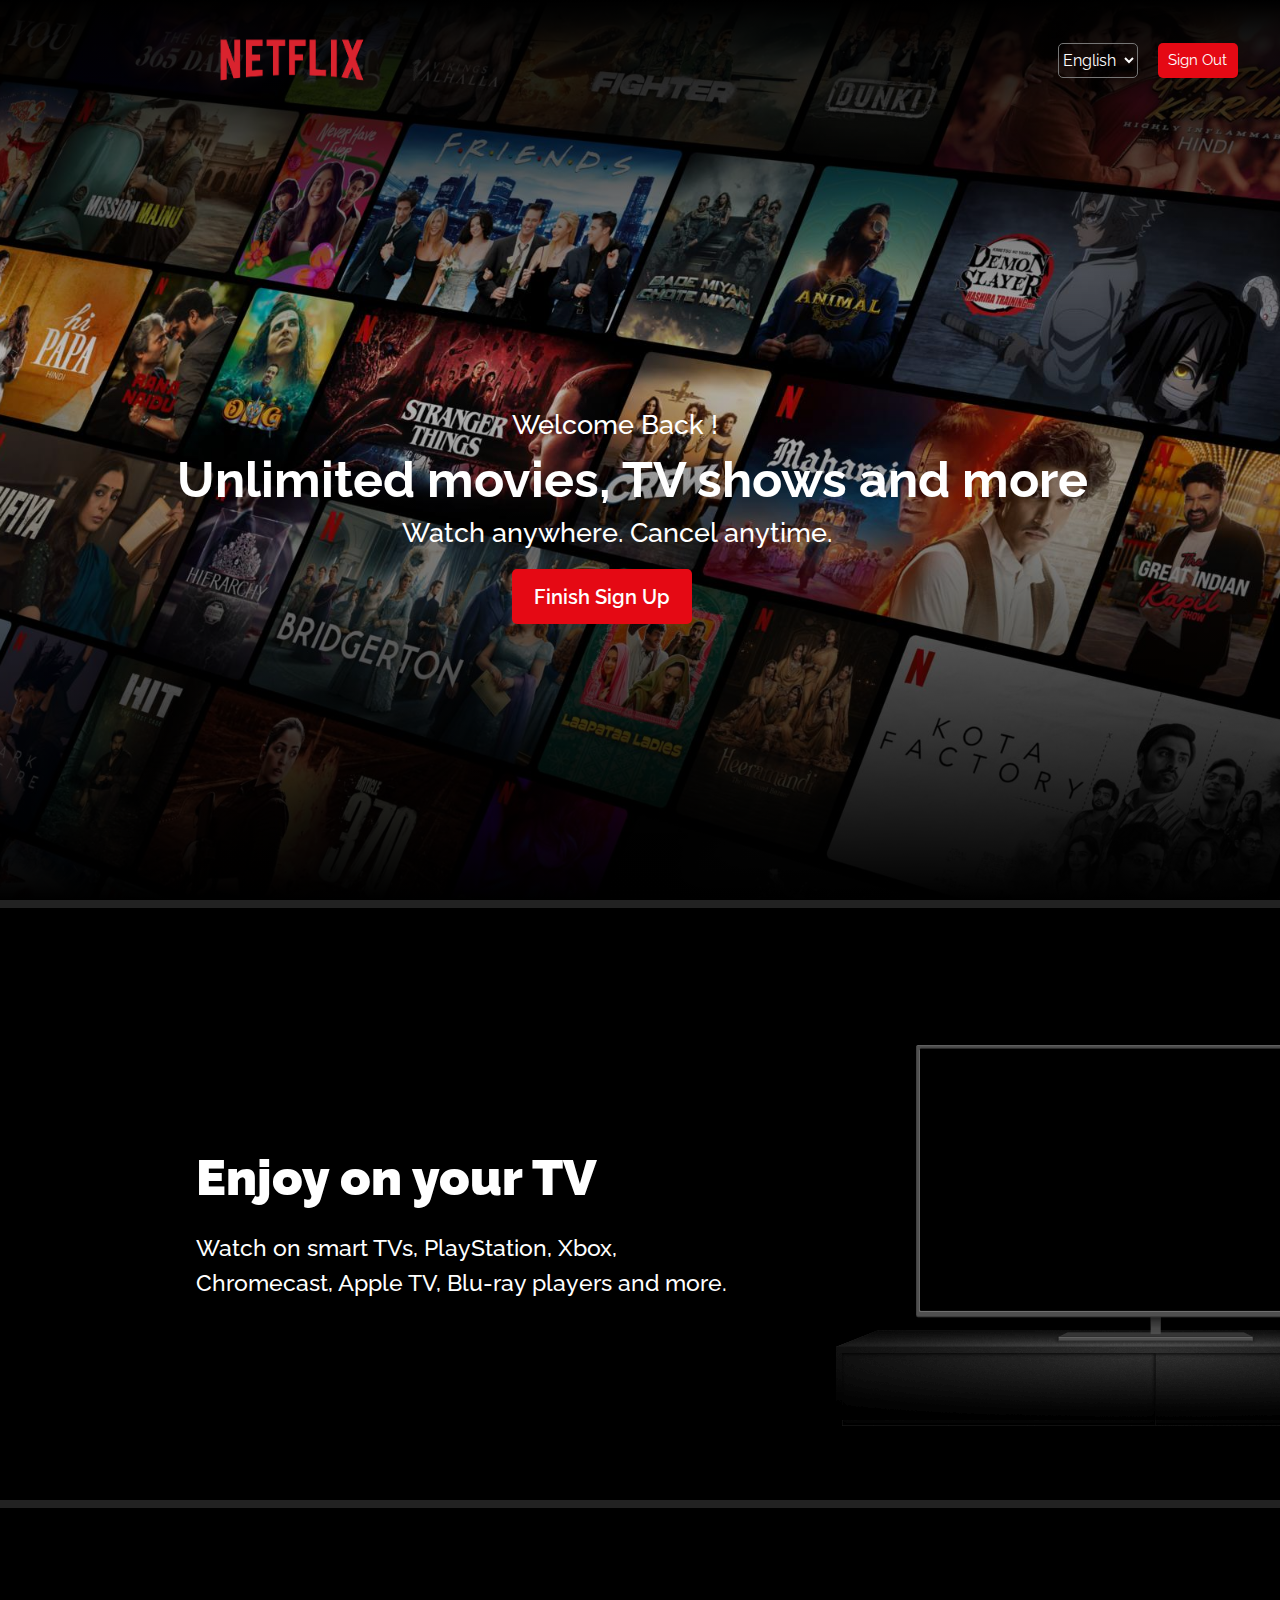
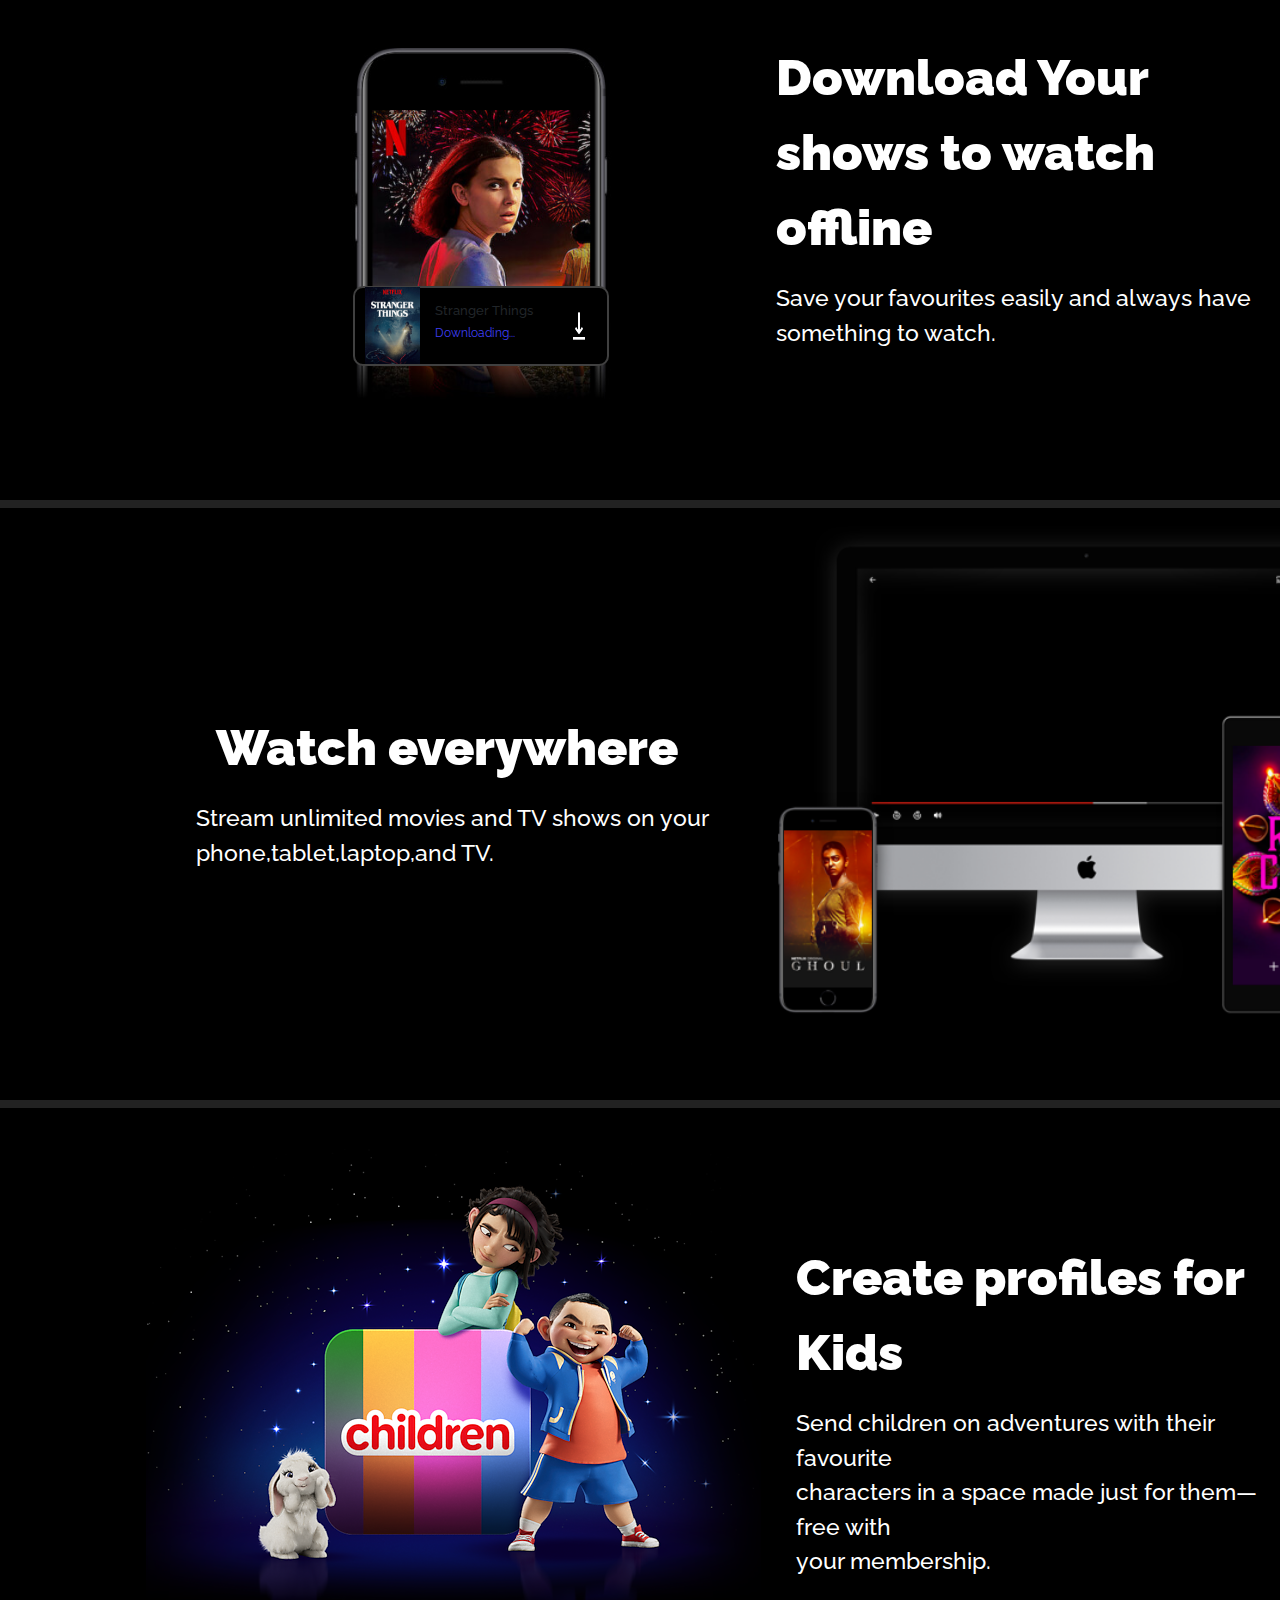
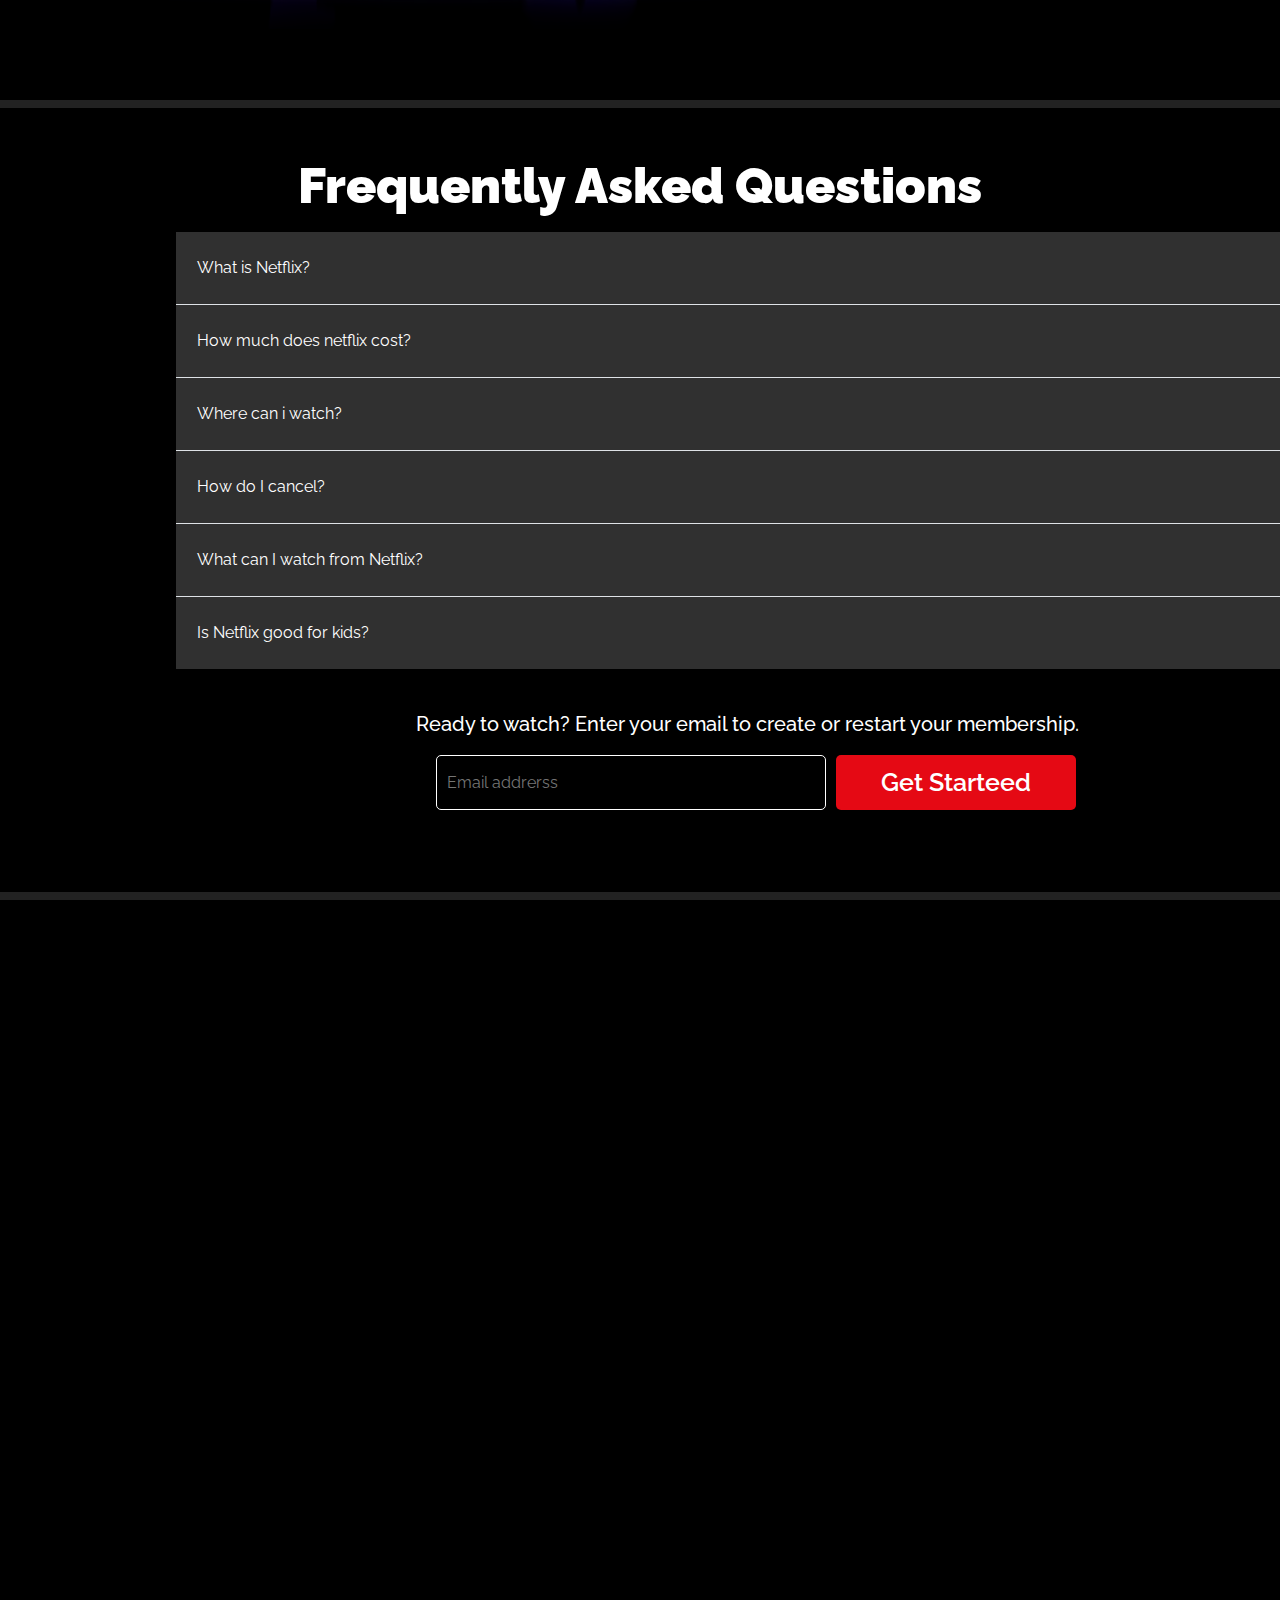
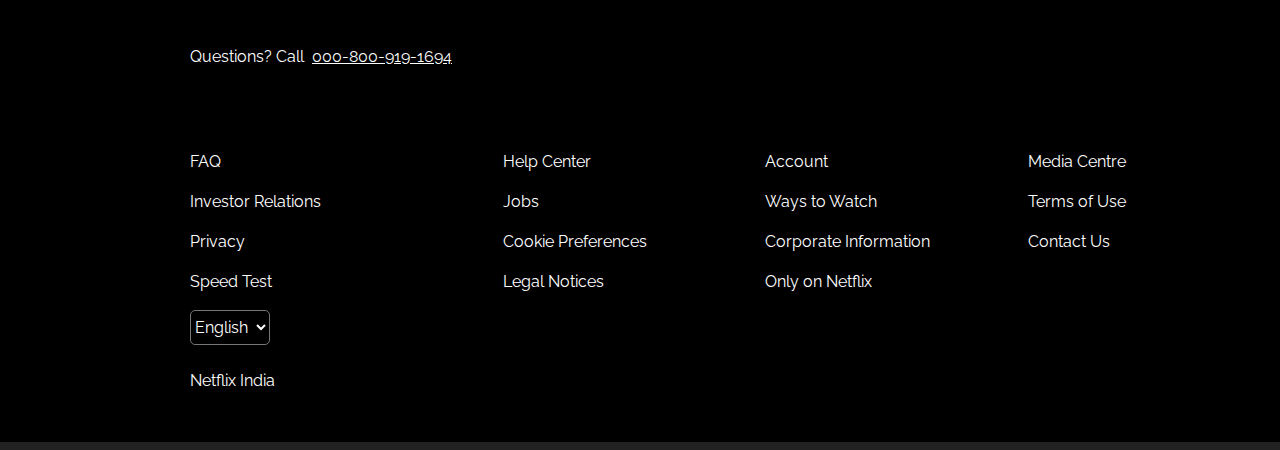
<file: index.html>
<!DOCTYPE html>
<html lang="en">
<head>
    <meta charset="UTF-8">
    <meta name="viewport" content="width=device-width, initial-scale=1.0">
    <title>Netflix</title>
    <link href="https://cdn.jsdelivr.net/npm/bootstrap@5.3.3/dist/css/bootstrap.min.css" rel="stylesheet" integrity="sha384-QWTKZyjpPEjISv5WaRU9OFeRpok6YctnYmDr5pNlyT2bRjXh0JMhjY6hW+ALEwIH" crossorigin="anonymous">
    <script src="https://cdn.jsdelivr.net/npm/bootstrap@5.3.3/dist/js/bootstrap.bundle.min.js" integrity="sha384-YvpcrYf0tY3lHB60NNkmXc5s9fDVZLESaAA55NDzOxhy9GkcIdslK1eN7N6jIeHz" crossorigin="anonymous"></script>
    <link rel="stylesheet" href="indexstyle.css">
    <link rel="preconnect" href="https://fonts.googleapis.com">
    <link
      rel="stylesheet"
      href="https://cdnjs.cloudflare.com/ajax/libs/font-awesome/6.5.2/css/all.min.css"
      integrity="sha512-SnH5WK+bZxgPHs44uWIX+LLJAJ9/2PkPKZ5QiAj6Ta86w+fsb2TkcmfRyVX3pBnMFcV7oQPJkl9QevSCWr3W6A=="
      crossorigin="anonymous"
      referrerpolicy="no-referrer"
    />
<link rel="preconnect" href="https://fonts.gstatic.com" crossorigin>
<link href="https://fonts.googleapis.com/css2?family=Montserrat:ital,wght@0,100..900;1,100..900&family=Raleway:ital,wght@0,100..900;1,100..900&display=swap" rel="stylesheet">
</head>
<body>
    <header>
        <nav class="navbar  navbar-expand-lg navbar-dark " style="background-color: transparent; position: absolute; top: 0;left:7%">
            <div class="container">
            <a class="navbar-brand logo"  href="#">
                <img src="images/navbar/Netflix_Logo_PMS.png" alt=""width="180" height="80">
            </a>
            
     <div class="collapse navbar-collapse" id="navbarsupported">
        <ul class="navbar-nav me-auto mb-2 mb-lg-0 nav-space">
            <!-- <li class="nav-item">
                <a type="button" class="home-btn" href="home.html" >HOME</a>
            </li> -->
            <li class="nav-item" >
                <select name="language" class="class-display">
                    <option value="" style="background-color:#000;">English</option>
                    <option value="hindi" style="background-color:#000;">Hindi</option></select>
            </li>
            <li class="nav-item">
                <button type="button" class="sign-out-btn">Sign Out</button>
            </li>
        </ul>
     </div>
    </div>
        </nav>
    </header>
    <main> 
        <div class="background-image"></div>
        <div class="content">
            <p class="welcome">Welcome Back !</p>
                <p class="paragraph">Unlimited movies, TV shows and more</p>
                <p class="watch">Watch anywhere. Cancel anytime.</p>
                <a type="button"  class="signup" href="signup.html" >Finish Sign Up <i class="fa-solid fa-angle-right"></i> </a>
        </div>
        <div class="content2">
            <p class="enjoy">Enjoy on your TV</p>
            <p class="enjoy2">Watch on smart TVs, PlayStation, Xbox,<br>Chromecast, Apple TV, Blu-ray players and more.</p>
            <video class="vid" data-uia="nmhp-card-animation-asset-video" autoplay="" playsinline="" muted="" loop="">
                <source src="https://assets.nflxext.com/ffe/siteui/acquisition/ourStory/fuji/desktop/video-tv-in-0819.m4v" type="video/mp4">
            </video>
    
            <img class="enjoyimg" src="images/body/tv1.png";>
        </div>
        <div class="content3">
            <p class="stranger">Download Your <br> shows to watch <br> offline</p>
            <p class="stranger2">Save your favourites easily and always have <br> something to watch.</p>
            <div class="stranger-image-container">
                <img src="images/body/mobile-0819.jpg" class="stranger-image" />
                <div class="inner-container">
                  <div class="inner-image-container">
                    <img src="images/body/boxshot.png" class="inner-image" />
                  </div>
                  <div class="inner-image-details">
                    <h4 class="inner-image-title">Stranger Things</h4>
                    <h6 class="inner-image-downloading">Downloading...</h6>
                  </div>
                  <div class="loading-container">
                    <img src="images/body/download-icon.gif"  class="loading" />
                  </div>
                </div>
              </div>
        </div>
        <div class="content4">
            <p class="stream">Watch everywhere</p>
            <p class="stream2">Stream unlimited movies and TV shows on your<br>phone,tablet,laptop,and TV.</p>
            <video class="vid2" data-uia="nmhp-card-animation-asset-video" autoplay="" playsinline="" muted="" loop="">
                <source src="https://assets.nflxext.com/ffe/siteui/acquisition/ourStory/fuji/desktop/video-devices-in.m4v" type="video/mp4">
            </video>
            <img class="streamimg" src="images/body/device-pile-in.png";>
        </div>
        <div class="content5">
            <p class="kids">Create profiles for<br>Kids</p>
            <p class="kids2">Send children on adventures with their favourite<br>characters in a space made just for them—free with<br>your membership.</p>
            <img class="kidsimg" src="images/body/AAAABVr8nYuAg0xDpXDv0VI9HUoH7r2aGp4TKRCsKNQrMwxzTtr-NlwOHeS8bCI2oeZddmu3nMYr3j9MjYhHyjBASb1FaOGYZNYvPBCL.png";>
        </div>
        <div class="content6">
            <h1 class="fre-heading">Frequently Asked Questions</h1>
            <div class="accordion accordion-flush" id="accrd">
                <div class="accordion-item accr">
                    <h2 class="accordion-header">
                        <button class="accordion-button collapsed accr-head" type="button" data-bs-toggle="collapse" data-bs-target="#collapseone" aria-expanded="false" aria-controls="collapsetwo">
                            What is Netflix?
                        </button>
                    </h2>
                    <div id="collapseone" class="accordion-collapse collapse" aria-labelledby="accrdexp1" data-bs-parent="#accrd">
                        <div class="accordion-body">
                            <p>
                                Netflix is a streaming service that offers a wide variety of
                                award-winning TV shows, movies, anime, documentaries and more –
                                on thousands of internet-connected devices.
                              </p>
                              <p>
                                You can watch as much as you want, whenever you want, without a
                                single ad – all for one low monthly price. There's always
                                something new to discover, and new TV shows and movies are added
                                every week!
                              </p>
                        </div>
                    </div>
                </div>
                <div class="accordion-item accr">
                    <h2 class="accordion-header">
                        <button class="accordion-button collapsed accr-head" type="button" data-bs-toggle="collapse" data-bs-target="#collapsetwo2" aria-expanded="false" aria-controls="collapsetwo2">
                            How much does netflix cost?
                        </button>
                    </h2>
                    <div id="collapsetwo2" class="accordion-collapse collapse" aria-labelledby="accrdexp2" data-bs-parent="#accrd">
                        <div class="accordion-body">
                            <p>
                                Watch Netflix on your smartphone, tablet, Smart TV, laptop, or
                                streaming device, all for one fixed monthly fee. Plans range
                                from ₹ 199 to ₹ 799 a month. No extra costs, no contracts.
                              </p>
                        </div>
                    </div>
                </div>
                <div class="accordion-item accr">
                    <h2 class="accordion-header">
                        <button class="accordion-button collapsed accr-head" type="button" data-bs-toggle="collapse" data-bs-target="#collapsethree" aria-expanded="false" aria-controls="collapsethree">
                            Where can i watch?
                        </button>
                    </h2>
                    <div id="collapsethree" class="accordion-collapse collapse" aria-labelledby="accrdexp3" data-bs-parent="#accrd">
                        <div class="accordion-body">
                            <p>
                                Watch anywhere, anytime, on an unlimited number of devices. Sign
                                in with your Netflix account to watch instantly on the web at
                                netflix.com from your personal computer or on any
                                internet-connected device that offers the Netflix app, including
                                smart TVs, smartphones, tablets, streaming media players and
                                game consoles.
                              </p>
                              <p>
                                You can also download your favourite shows with the iOS,
                                Android, or Windows 10 app. Use downloads to watch while you're
                                on the go and without an internet connection. Take Netflix with
                                you anywhere.
                              </p>
                        </div>
                    </div>
                </div>
                <div class="accordion-item accr">
                    <h2 class="accordion-header">
                        <button class="accordion-button collapsed accr-head" type="button" data-bs-toggle="collapse" data-bs-target="#collapsefour" aria-expanded="false" aria-controls="collapsetwo">
                            How do I cancel?
                        </button>
                    </h2>
                    <div id="collapsefour" class="accordion-collapse collapse" aria-labelledby="accrdexp1" data-bs-parent="#accrd">
                        <div class="accordion-body">
                            <p>
                                Netflix is flexible. There are no annoying contracts and no
                                commitments. You can easily cancel your account online in two
                                clicks. There are no cancellation fees – start or stop your
                                account anytime.
                              </p>
                        </div>
                    </div>
                </div>
                <div class="accordion-item accr">
                    <h2 class="accordion-header">
                        <button class="accordion-button collapsed accr-head" type="button" data-bs-toggle="collapse" data-bs-target="#collapsefive" aria-expanded="false" aria-controls="collapsetwo">
                            What can I watch from Netflix?
                        </button>
                    </h2>
                    <div id="collapsefive" class="accordion-collapse collapse" aria-labelledby="accrdexp1" data-bs-parent="#accrd">
                        <div class="accordion-body">
                            <p>
                                Netflix has an extensive library of feature films,
                                documentaries, TV shows, anime, award-winning Netflix originals,
                                and more. Watch as much as you want, anytime you want.
                              </p>
                        </div>
                    </div>
                </div>
                <div class="accordion-item accr">
                    <h2 class="accordion-header">
                        <button class="accordion-button collapsed accr-head" type="button" data-bs-toggle="collapse" data-bs-target="#collapsesix" aria-expanded="false" aria-controls="collapsetwo">
                            Is Netflix good for kids?
                        </button>
                    </h2>
                    <div id="collapsesix" class="accordion-collapse collapse" aria-labelledby="accrdexp1" data-bs-parent="#accrd">
                        <div class="accordion-body">
                            <p>
                                The Netflix Kids experience is included in your membership to
                                give parents control while kids enjoy family-friendly TV shows
                                and films in their own space.
                              </p>
                              <p>
                                Kids profiles come with PIN-protected parental controls that let
                                you restrict the maturity rating of content kids can watch and
                                block specific titles you don’t want kids to see.
                              </p>
                        </div>
                    </div>
                </div>
            </div>
          
         <div class="signem">
            <p class="trial">Ready to watch? Enter your email to create or restart your membership.</p>
            <input class="email emm" type="email" placeholder="Email addrerss "/>
            <a type="button" class="signuplast" href="signup.html">Get Starteed <i class="fa-solid fa-angle-right"></i> </a>
        </div>
        </div>
    </main>
    <footer class="footermain">
        <div class="foot1">
            <p><a class="foot-con" href="">FAQ</a></p>
            <p><a class="foot-con" href="">Investor Relations</a></p>
            <p><a class="foot-con" href="">Privacy</a></p>
            <p><a class="foot-con" href="">Speed Test</a></p>
            <select name="language" class="class-display">
                <option value="" style="background-color:#000;">English</option>
                <option value="hindi" style="background-color:#000;">Hindi</option>
            </select><br>
            <p><a class="foot-con" href="">Netflix India</a></p>
        </div>
        <div class="foot2">
            <p><a class="foot-con" href="">Help Center</a></p>
            <p><a class="foot-con" href="">Jobs</a></p>
            <p><a class="foot-con" href="">Cookie Preferences</a></p>
            <p><a class="foot-con" href="">Legal Notices</a></p>
        </div>
        <div class="foot3">
            <p><a class="foot-con" href="">Account</a></p>
            <p><a class="foot-con" href="">Ways to Watch</a></p>
            <p><a class="foot-con" href="">Corporate Information</a></p>
            <p><a class="foot-con" href="">Only on Netflix</a></p>
        </div>
        <div class="foot4">
            <p><a class="foot-con" href="">Media Centre</a></p>
            <p><a class="foot-con" href="">Terms of Use</a></p>
            <p><a class="foot-con" href="">Contact Us</a></p>
        </div>
    </footer>
    <div class="foot5">
        <p style="color: #fff;">Questions? Call  &nbsp;<a href="" style="font-style: normal; color: #fff;">000-800-919-1694</a></p>
    </div>
    
</body>
</html>
</file>
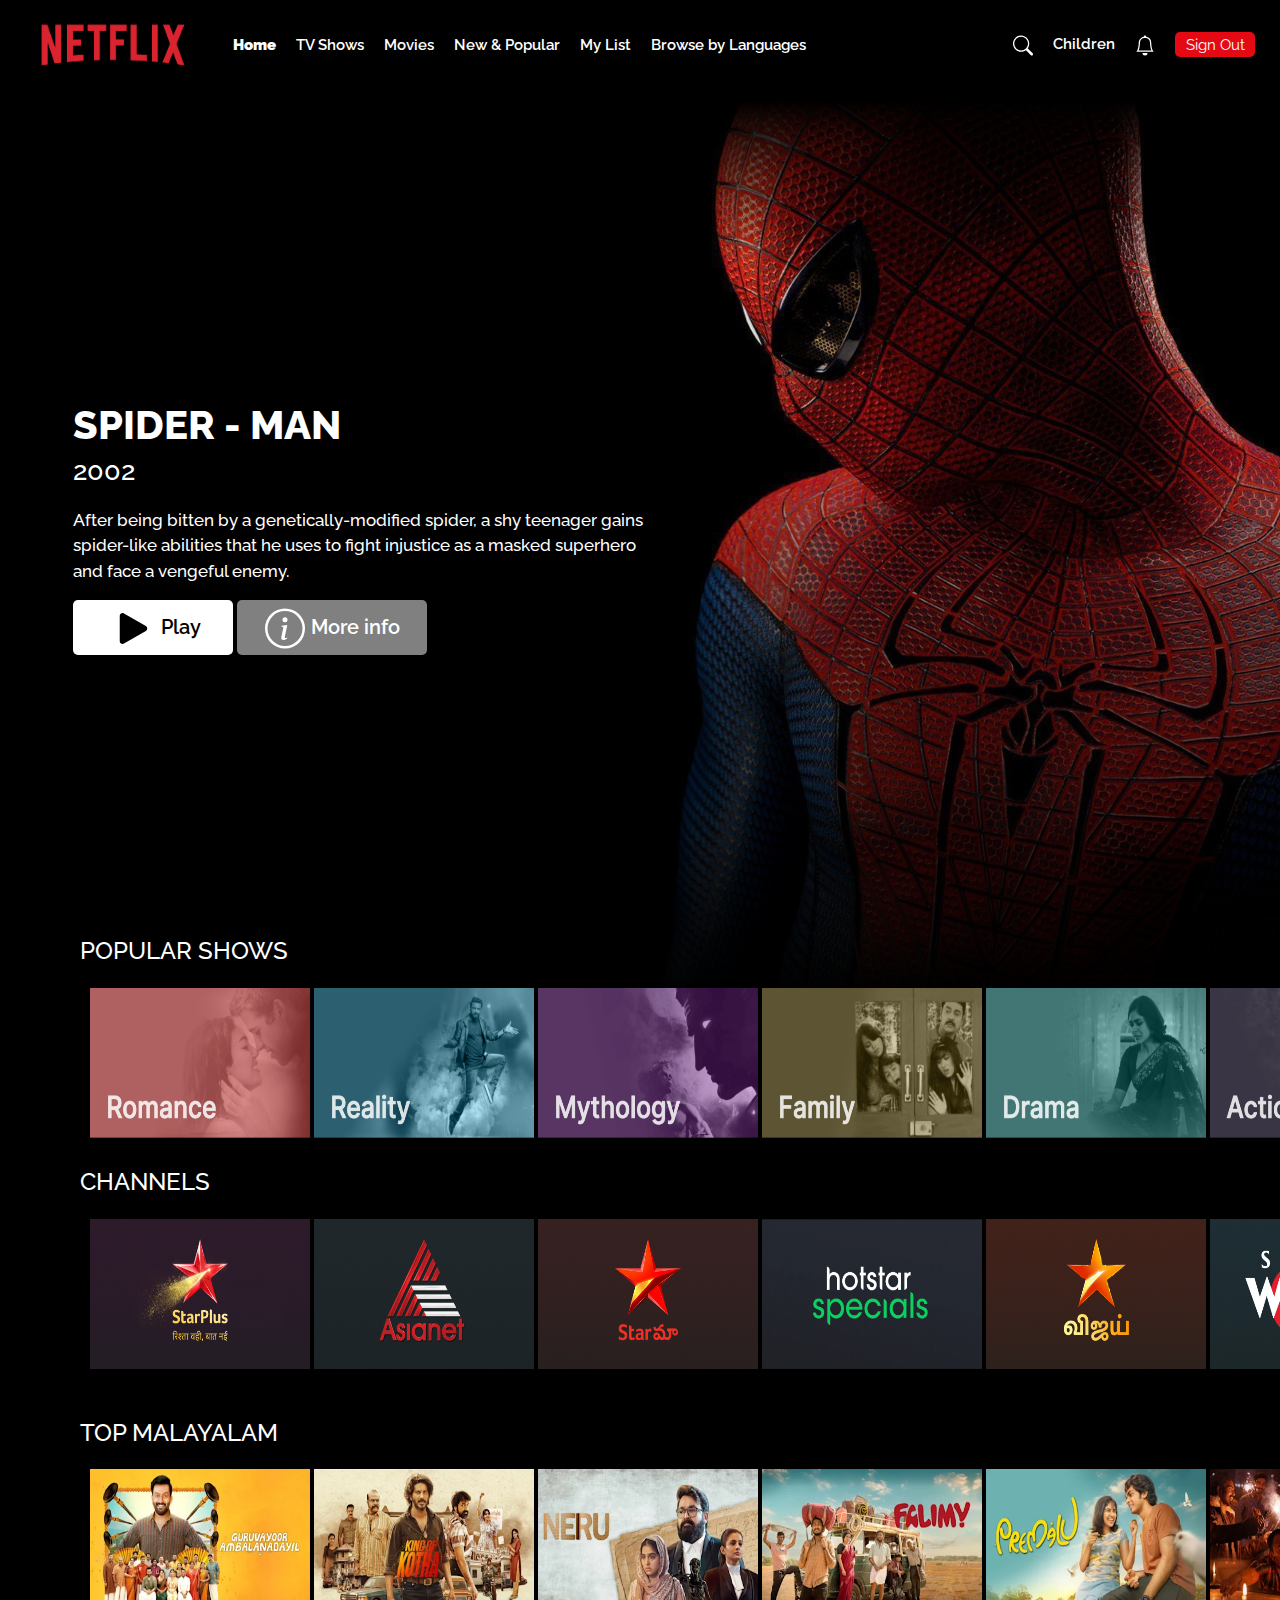
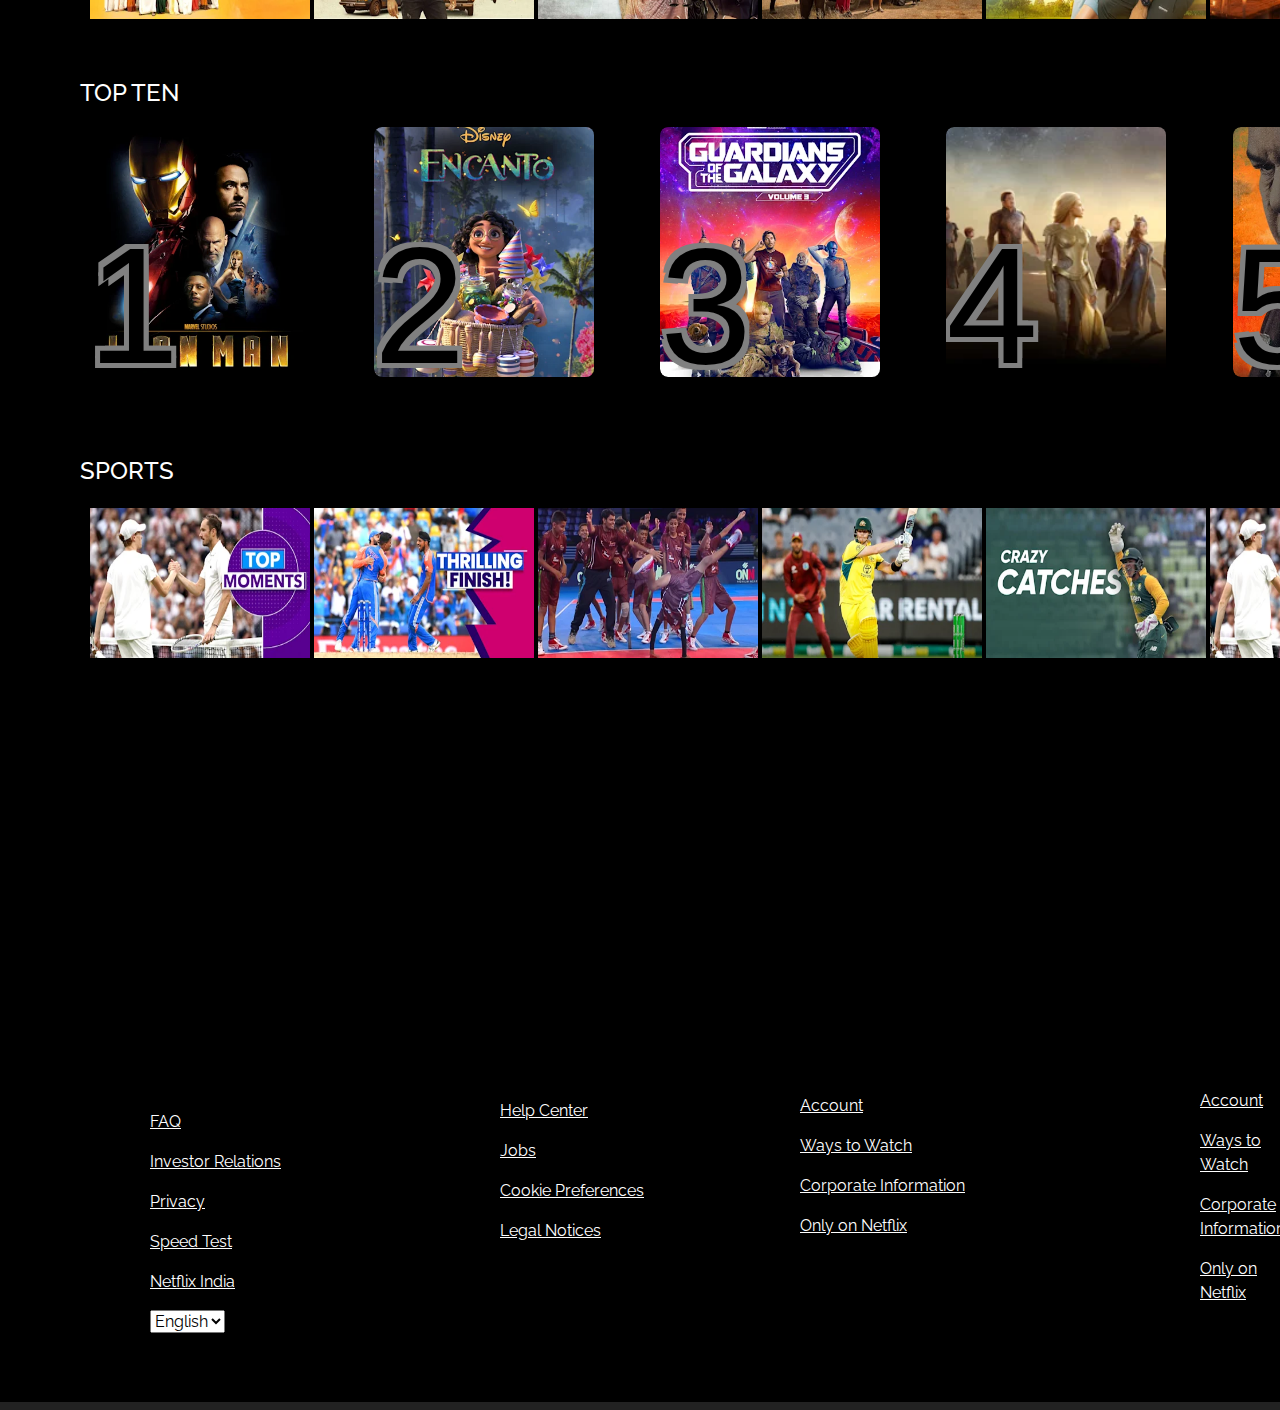
<file: home.html>
<!DOCTYPE html>
<html lang="en">
<head>
    <meta charset="UTF-8">
    <meta name="viewport" content="width=device-width, initial-scale=1.0">
    <title>Document</title>
    <link href="https://cdn.jsdelivr.net/npm/bootstrap@5.3.3/dist/css/bootstrap.min.css" rel="stylesheet" integrity="sha384-QWTKZyjpPEjISv5WaRU9OFeRpok6YctnYmDr5pNlyT2bRjXh0JMhjY6hW+ALEwIH" crossorigin="anonymous">
    <script src="https://cdn.jsdelivr.net/npm/bootstrap@5.3.3/dist/js/bootstrap.bundle.min.js" integrity="sha384-YvpcrYf0tY3lHB60NNkmXc5s9fDVZLESaAA55NDzOxhy9GkcIdslK1eN7N6jIeHz" crossorigin="anonymous"></script>
    <link rel="stylesheet" href="homestyle.css">
    <link rel="preconnect" href="https://fonts.googleapis.com">
    <linkrel="stylesheet"href="https://cdnjs.cloudflare.com/ajax/libs/font-awesome/6.5.2/css/all.min.css"integrity="sha512-SnH5WK+bZxgPHs44uWIX+LLJAJ9/2PkPKZ5QiAj6Ta86w+fsb2TkcmfRyVX3pBnMFcV7oQPJkl9QevSCWr3W6A=="crossorigin="anonymous"referrerpolicy="no-referrer"/>
    <link rel="preconnect" href="https://fonts.gstatic.com" crossorigin>
    <link href="https://fonts.googleapis.com/css2?family=Montserrat:ital,wght@0,100..900;1,100..900&family=Raleway:ital,wght@0,100..900;1,100..900&display=swap" rel="stylesheet">
</head>
<body>
    <header>
        <nav class="navbar  navbar-expand-lg navbar-dark " style="background-color: transparent; position: absolute; top: 0;left:1%">
      
            <a class="navbar-brand logo"  href="#">
                <img src="images/navbar/Netflix_Logo_PMS.png" alt=""width="180" height="80">
            </a>
     <div class="collapse navbar-collapse" id="navbarsupported">
        <ul class="navbar-nav me-auto mb-2 mb-lg-0 nav-space">
            <li class="nav-item"><a type="button" class="navbar-items" style="font-weight: 1000;">Home</a> </li>
            <li class="nav-item"><a type="button" class="navbar-items" href="tvshows.html">TV Shows</a> </li>
            <li class="nav-item"><a type="button" class="navbar-items" href="movies.html">Movies</a> </li>
            <li class="nav-item"><a type="button" class="navbar-items" href="new.html">New & Popular</a> </li>
            <li class="nav-item"><a type="button" class="navbar-items" href="mylist.html">My List</a> </li>
            <li class="nav-item"><a type="button" class="navbar-items" href="languages.html">Browse by Languages</a> </li>
        </ul>
        <ul class="navbar-nav me-auto mb-2 mb-lg-0 nav-dis">
            <li class="nav-item">
                <svg class="search" xmlns="http://www.w3.org/2000/svg" width="16" height="16" fill="currentColor" class="bi bi-search" viewBox="0 0 16 16">
                    <path d="M11.742 10.344a6.5 6.5 0 1 0-1.397 1.398h-.001q.044.06.098.115l3.85 3.85a1 1 0 0 0 1.415-1.414l-3.85-3.85a1 1 0 0 0-.115-.1zM12 6.5a5.5 5.5 0 1 1-11 0 5.5 5.5 0 0 1 11 0"/>
                  </svg>
            </li>
            <li class="nav-item"><a type="button" class="navbar-items">Children</a> </li>
            <li class="nav-item">
                <svg class="bell" xmlns="http://www.w3.org/2000/svg" width="16" height="16" fill="currentColor" class="bi bi-bell" viewBox="0 0 16 16">
                    <path d="M8 16a2 2 0 0 0 2-2H6a2 2 0 0 0 2 2M8 1.918l-.797.161A4 4 0 0 0 4 6c0 .628-.134 2.197-.459 3.742-.16.767-.376 1.566-.663 2.258h10.244c-.287-.692-.502-1.49-.663-2.258C12.134 8.197 12 6.628 12 6a4 4 0 0 0-3.203-3.92zM14.22 12c.223.447.481.801.78 1H1c.299-.199.557-.553.78-1C2.68 10.2 3 6.88 3 6c0-2.42 1.72-4.44 4.005-4.901a1 1 0 1 1 1.99 0A5 5 0 0 1 13 6c0 .88.32 4.2 1.22 6"/>
                  </svg>
            </li>
            <li class="nav-item">
              <a type="button" class="sign-out-btn" href="index.html">Sign Out</a>
          </li>
        </ul>

     </div>
    
        </nav>
    </header>
    <main> 
      <div class="background-image"></div>
      <div class="content">
          <p class="paragraph">SPIDER - MAN</p>
          <p class="watch"> 2002</p>
          <p class="welcome">After being bitten by a genetically-modified spider, a shy teenager gains<br> spider-like abilities that he uses to fight injustice as a masked superhero<br> and face a vengeful enemy. </p>
          <button type="button" class="play-icon"><svg class="play" xmlns="http://www.w3.org/2000/svg" width="16" height="16" fill="currentColor" class="bi bi-play-fill" viewBox="0 0 16 16">
              <path d="m11.596 8.697-6.363 3.692c-.54.313-1.233-.066-1.233-.697V4.308c0-.63.692-1.01 1.233-.696l6.363 3.692a.802.802 0 0 1 0 1.393"/>
            </svg><i class="bi bi-play-fill"></i>Play </button>
            <button type="button" class="info-icon"><svg class="info" xmlns="http://www.w3.org/2000/svg" width="16" height="16" fill="currentColor" class="bi bi-info-circle" viewBox="0 0 16 16">
              <path d="M8 15A7 7 0 1 1 8 1a7 7 0 0 1 0 14m0 1A8 8 0 1 0 8 0a8 8 0 0 0 0 16"/>
              <path d="m8.93 6.588-2.29.287-.082.38.45.083c.294.07.352.176.288.469l-.738 3.468c-.194.897.105 1.319.808 1.319.545 0 1.178-.252 1.465-.598l.088-.416c-.2.176-.492.246-.686.246-.275 0-.375-.193-.304-.533zM9 4.5a1 1 0 1 1-2 0 1 1 0 0 1 2 0"/>
            </svg><i class="bi bi-play-fill"></i>More info </button>
      </div>
        <div class="container-pos1">
            <h4 class="heading" >POPULAR SHOWS</h4>
            <div class="slider-container">
      <div class="late-card">
      <div class="card-size1">
        <img src="images/home/popuarshows/1535262-a-fbabfaf1176e.webp">
      </div>
      <div class="card-size1">
        <img src="images/home/popuarshows/1535264-a-9e7871687c76.webp">
      </div>
      <div class="card-size1">
        <img src="images/home/popuarshows/1535267-a-3cae422b372e.webp">
      </div>
      <div class="card-size1">
        <img src="images/home/popuarshows/1535284-a-656c6b45a905.webp">
      </div>
      <div class="card-size1">
        <img src="images/home/popuarshows/1535285-a-88035ca1ae69.webp">
      </div>
      <div class="card-size1">
        <img src="images/home/popuarshows/1535302-a-e90748391e0d.webp">
      </div>
      <div class="card-size1">
        <img src="images/home/popuarshows/1535262-a-fbabfaf1176e.webp">
      </div>
      <div class="card-size1">
        <img src="images/home/popuarshows/1535262-a-fbabfaf1176e.webp">
      </div>
      <div class="card-size1">
        <img src="images/home/popuarshows/1535264-a-9e7871687c76.webp">
      </div>
      <div class="card-size1">
        <img src="images/home/popuarshows/1535267-a-3cae422b372e.webp">
      </div>
      <div class="card-size1">
        <img src="images/home/popuarshows/1535284-a-656c6b45a905.webp">
      </div>
      <div class="card-size1">
        <img src="images/home/popuarshows/1535285-a-88035ca1ae69.webp">
      </div>
      <div class="card-size1">
        <img src="images/home/popuarshows/1535302-a-e90748391e0d.webp">
      </div>
      <div class="card-size1">
        <img src="images/home/popuarshows/1535262-a-fbabfaf1176e.webp">
      </div>
     
      </div>
      </div>

      <div class="container-pos2">
        <h4 class="heading" >CHANNELS</h4>
        <div class="slider-container">
  <div class="late-card">
  <div class="card-size1">
    <img src="images/home/popular channels/1424940-a-6486777c0aa5.webp">
  </div>
  <div class="card-size1">
    <img src="images/home/popular channels/1424921-a-209a2f2e2af7.webp">
  </div>
  <div class="card-size1">
    <img src="images/home/popular channels/1424939-a-ed900757fe95.webp">
  </div>
  <div class="card-size1">
    <img src="images/home/popular channels/1535227-a-93d6f25ed745.webp">
  </div>
  <div class="card-size1">
    <img src="images/home/popular channels/1424955-a-832227cfe913.webp">
  </div>
  <div class="card-size1">
    <img src="images/home/popular channels/1424956-a-5e7b10f2c22a.webp">
  </div>
  <div class="card-size1">
    <img src="images/home/popular channels/1424940-a-6486777c0aa5.webp">
  </div>
  <div class="card-size1">
    <img src="images/home/popular channels/1424921-a-209a2f2e2af7.webp">
  </div>
  <div class="card-size1">
    <img src="images/home/popular channels/1424939-a-ed900757fe95.webp">
  </div>
  <div class="card-size1">
    <img src="images/home/popular channels/1535227-a-93d6f25ed745.webp">
  </div>
  <div class="card-size1">
    <img src="images/home/popular channels/1424955-a-832227cfe913.webp">
  </div>
  <div class="card-size1">
    <img src="images/home/popular channels/1424956-a-5e7b10f2c22a.webp">
  </div>
  </div>
  </div>

  <div class="container-pos3">
    <h4 class="heading">TOP MALAYALAM</h4>

    <div class="slider-container">
        <div class="late-card">
            <div class="card-size1">
                <img src="images/home/malayalam/1719325431769-h.webp">
            </div>
            <div class="card-size1">
                <img src="images/home/malayalam/1602445-h-3d75d31432b2.webp">
            </div>
            <div class="card-size1">
                <img src="images/home/malayalam/1652816-h-228dba42c0b9.webp">
            </div>
            <div class="card-size1">
                <img src="images/home/malayalam/1637738-h-8cdacd006ea6.webp">
            </div>
            <div class="card-size1">
                <img src="images/home/malayalam/1712839740505-h.webp">
            </div>
            <div class="card-size1">
                <img src="images/home/malayalam/1500355-h-48caf56cb94e.webp">
            </div>
            <div class="card-size1">
              <img src="images/home/malayalam/1719325431769-h.webp">
          </div>
          <div class="card-size1">
              <img src="images/home/malayalam/1602445-h-3d75d31432b2.webp">
          </div>
          <div class="card-size1">
              <img src="images/home/malayalam/1652816-h-228dba42c0b9.webp">
          </div>
          <div class="card-size1">
              <img src="images/home/malayalam/1637738-h-8cdacd006ea6.webp">
          </div>
          <div class="card-size1">
              <img src="images/home/malayalam/1712839740505-h.webp">
          </div>
          <div class="card-size1">
              <img src="images/home/malayalam/1500355-h-48caf56cb94e.webp">
          </div>
        </div>
    </div>
</div>

  <div class="container-pos4">
  <h4 class="heading" >TOP TEN</h4>
<div class="slider-container-top">
  <div class="late-card-top">
      <div class="card-size-top">
          <div class="split-container">
              <div class="heading-top">
                  <h1 class="top-1">1</h1>
              </div>
              <div class="image-container">
                  <img src="images/home/topten/674308-v.webp">
              </div>
          </div>
      </div>
      <div class="card-size-top">
        <div class="split-container">
            <div class="heading-top">
                <h1 class="top-1">2</h1>
            </div>
            <div class="image-container">
                <img src="images/home/topten/1161636-v-1334423c2043.webp">
            </div>
        </div>
    </div>
    <div class="card-size-top">
      <div class="split-container">
          <div class="heading-top">
              <h1 class="top-1">3</h1>
          </div>
          <div class="image-container">
              <img src="images/home/topten/1557487-v-7443ca868089.webp">
          </div>
      </div>
  </div>
  <div class="card-size-top">
    <div class="split-container">
        <div class="heading-top">
            <h1 class="top-1">4</h1>
        </div>
        <div class="image-container">
            <img src="images/home/topten/1369502-i-a7ee8619a12a.webp">
        </div>
    </div>
</div>
      <div class="card-size-top">
          <div class="split-container">
              <div class="heading-top">
                  <h1 class="top-1">5</h1>
              </div>
              <div class="image-container">
                  <img src="images/home/topten/1650088-v-c469bd343897.webp">
              </div>
          </div>
      </div>
      <div class="card-size-top">
          <div class="split-container">
              <div class="heading-top">
                  <h1 class="top-1">6</h1>
              </div>
              <div class="image-container">
                  <img src="images/home/topten/1717524308379-v.webp">
              </div>
          </div>
      </div>
      <div class="card-size-top">
          <div class="split-container">
              <div class="heading-top">
                  <h1 class="top-1">7</h1>
              </div>
              <div class="image-container">
                  <img src="images/home/topten/675553-v.webp">
              </div>
          </div>
      </div>
      <div class="card-size-top">
          <div class="split-container">
              <div class="heading-top">
                  <h1 class="top-1">8</h1>
              </div>
              <div class="image-container">
                  <img src="images/home/topten/1408201-i-c547136405c1.webp">
              </div>
          </div>
      </div>
      <div class="card-size-top">
        <div class="split-container">
            <div class="heading-top">
                <h1 class="top-1">9</h1>
            </div>
            <div class="image-container">
                <img src="images/home/topten/809293-i.webp">
            </div>
        </div>
    </div>
    <div class="card-size-top">
      <div class="split-container">
          <div class="heading-top">
              <h1 class="top-1">10</h1>
          </div>
          <div class="image-container">
              <img src="images/home/international/1406652-h-0fdb4d28c3bd.webp">
          </div>
      </div>
  </div>
  </div>
</div>


  

<div class="container-pos5">
    <h4 class="heading" >SPORTS</h4>
    <div class="slider-container">
<div class="late-card">
<div class="card-size1">
<img src="images/home/sports/1720555323513-h.webp">
</div>
<div class="card-size1">
<img src="images/home/sports/1719688194256-h.webp">
</div>
<div class="card-size1">
<img src="images/home/sports/2001604076-h.webp">
</div>
<div class="card-size1">
<img src="images/home/sports/1660252-h-fe8e99ab4d07.webp">
</div>
<div class="card-size1">
<img src="images/home/sports/698257-h.webp">
</div>
<div class="card-size1">
  <img src="images/home/sports/1720555323513-h.webp">
  </div>
  <div class="card-size1">
  <img src="images/home/sports/1719688194256-h.webp">
  </div>
  <div class="card-size1">
  <img src="images/home/sports/2001604076-h.webp">
  </div>
  <div class="card-size1">
  <img src="images/home/sports/1660252-h-fe8e99ab4d07.webp">
  </div>
  <div class="card-size1">
  <img src="images/home/sports/698257-h.webp">
  </div>
</div>
</div>
</div>
</div>



</main>

<footer class="footermain">
    <div class="foot1">
        <p><a class="foot-con" href="">FAQ</a></p>
        <p><a class="foot-con" href="">Investor Relations</a></p>
        <p><a class="foot-con" href="">Privacy</a></p>
        <p><a class="foot-con" href="">Speed Test</a></p>
        <p><a class="foot-con" href="">Netflix India</a></p>
        <select name="language" class="class-display">
            <option value="" style="background-color:#000;">English</option>
            <option value="hindi" style="background-color:#000;">Hindi</option></select><br>
       
    </div>
    <div class="foot2">
        <p><a class="foot-con" href="">Help Center</a></p>
        <p><a class="foot-con" href="">Jobs</a></p>
        <p><a class="foot-con" href="">Cookie Preferences</a></p>
        <p><a class="foot-con" href="">Legal Notices</a></p>
    </div>
    <div class="foot3">
        <p><a class="foot-con" href="">Account</a></p>
        <p><a class="foot-con" href="">Ways to Watch</a></p>
        <p><a class="foot-con" href="">Corporate Information</a></p>
        <p><a class="foot-con" href="">Only on Netflix</a></p>
    </div>
    <div class="foot4">
        <p><a class="foot-con" href="">Account</a></p>
        <p><a class="foot-con" href="">Ways to Watch</a></p>
        <p><a class="foot-con" href="">Corporate Information</a></p>
        <p><a class="foot-con" href="">Only on Netflix</a></p>
    </div>
    </footer>
</body>
</html>
</file>
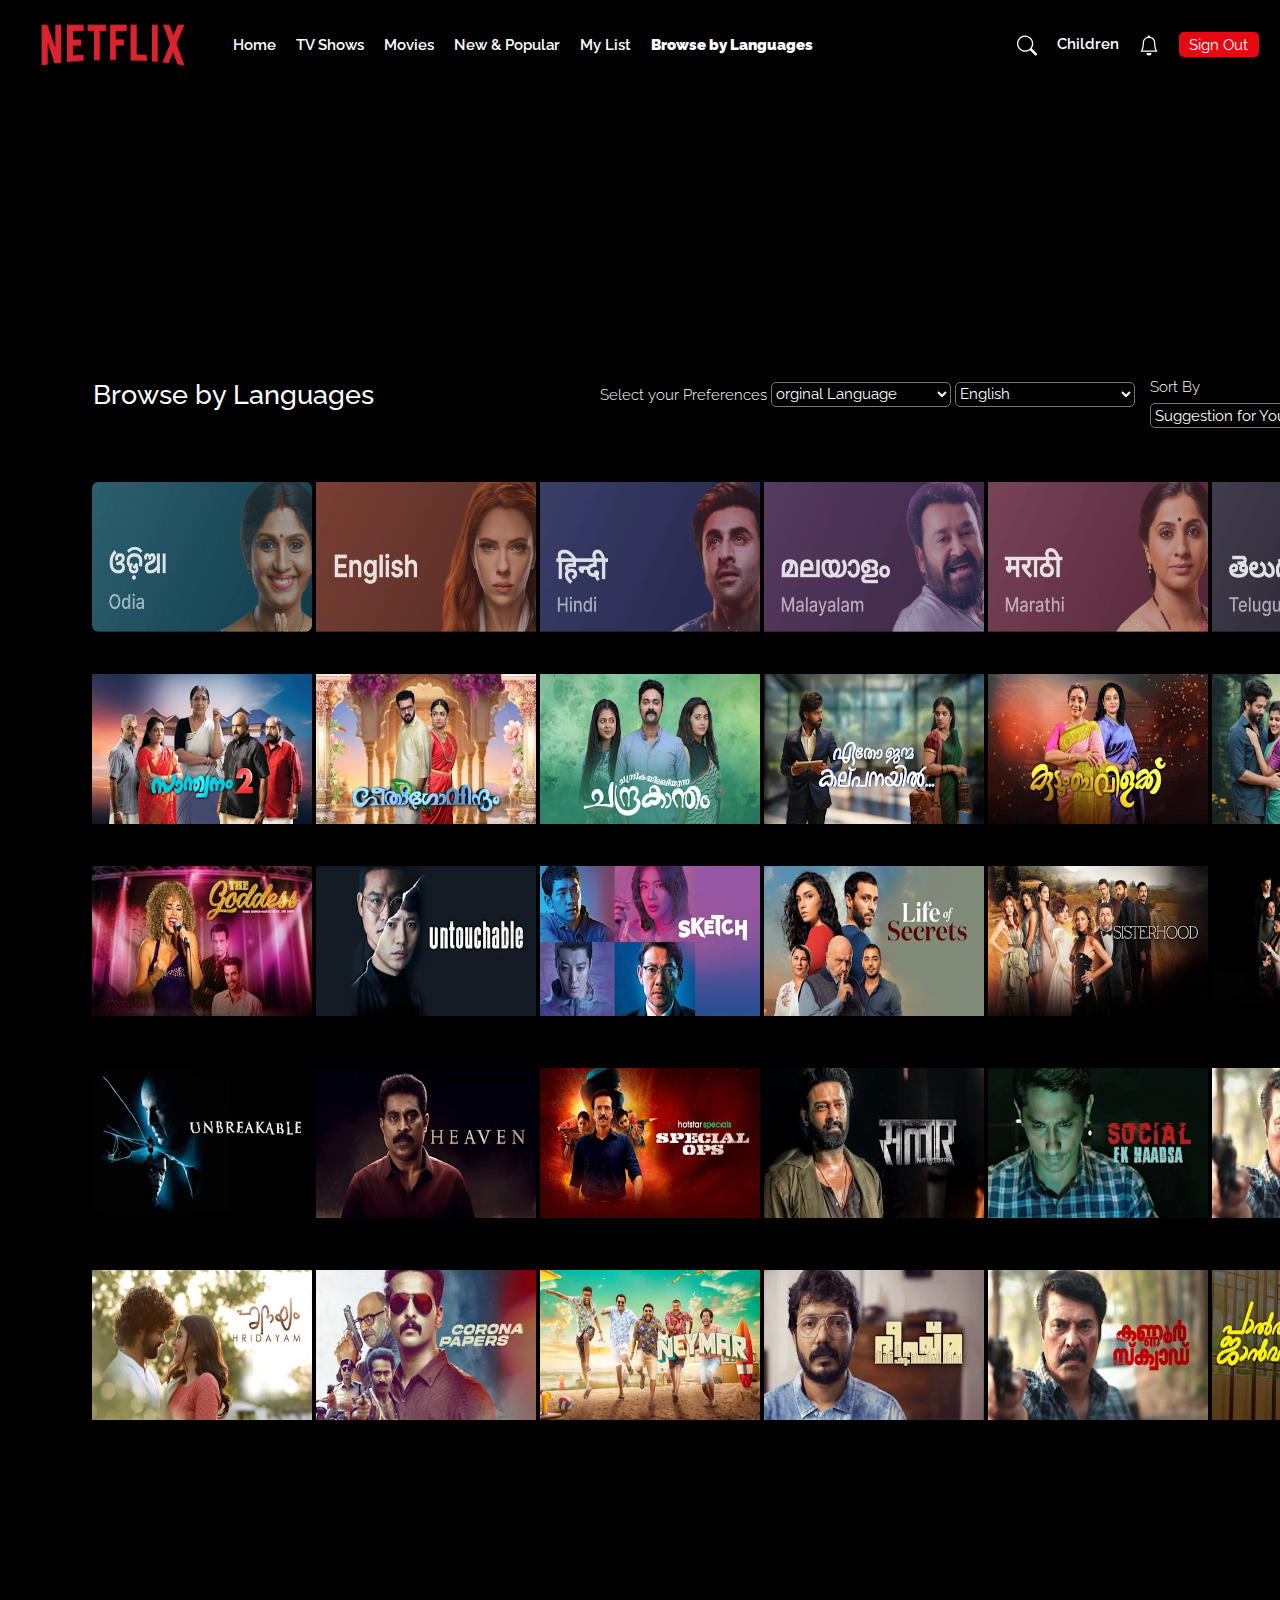
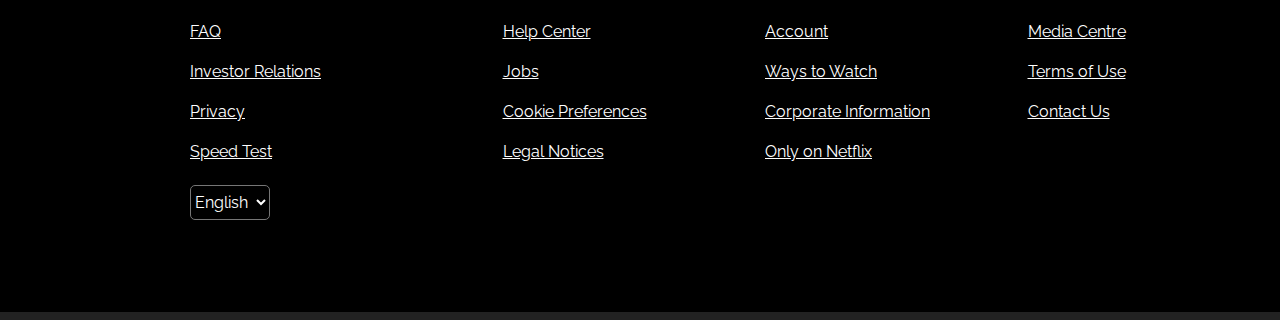
<file: languages.html>
<!DOCTYPE html>
<html lang="en">
<head>
    <meta charset="UTF-8">
    <meta name="viewport" content="width=device-width, initial-scale=1.0">
    <title>Document</title>
    <link href="https://cdn.jsdelivr.net/npm/bootstrap@5.3.3/dist/css/bootstrap.min.css" rel="stylesheet" integrity="sha384-QWTKZyjpPEjISv5WaRU9OFeRpok6YctnYmDr5pNlyT2bRjXh0JMhjY6hW+ALEwIH" crossorigin="anonymous">
    <script src="https://cdn.jsdelivr.net/npm/bootstrap@5.3.3/dist/js/bootstrap.bundle.min.js" integrity="sha384-YvpcrYf0tY3lHB60NNkmXc5s9fDVZLESaAA55NDzOxhy9GkcIdslK1eN7N6jIeHz" crossorigin="anonymous"></script>
    <link rel="stylesheet" href="languagesstyle.css">
    <link rel="preconnect" href="https://fonts.googleapis.com">
    <linkrel="stylesheet"href="https://cdnjs.cloudflare.com/ajax/libs/font-awesome/6.5.2/css/all.min.css"integrity="sha512-SnH5WK+bZxgPHs44uWIX+LLJAJ9/2PkPKZ5QiAj6Ta86w+fsb2TkcmfRyVX3pBnMFcV7oQPJkl9QevSCWr3W6A=="crossorigin="anonymous"referrerpolicy="no-referrer"/>
    <link rel="preconnect" href="https://fonts.gstatic.com" crossorigin>
    <link href="https://fonts.googleapis.com/css2?family=Montserrat:ital,wght@0,100..900;1,100..900&family=Raleway:ital,wght@0,100..900;1,100..900&display=swap" rel="stylesheet">
</head>
<body>
    <header>
        <nav class="navbar  navbar-expand-lg navbar-dark " style="background-color: transparent; position: absolute; top: 0;left:1%">
      
            <a class="navbar-brand logo"  href="#">
                <img src="images/navbar/Netflix_Logo_PMS.png" alt=""width="180" height="80">
            </a>
     <div class="collapse navbar-collapse" id="navbarsupported">
        <ul class="navbar-nav me-auto mb-2 mb-lg-0 nav-space">
            <li class="nav-item"><a type="button" class="navbar-items" href="home.html">Home</a> </li>
            <li class="nav-item"><a type="button" class="navbar-items" href="tvshows.html">TV Shows</a> </li>
            <li class="nav-item"><a type="button" class="navbar-items" href="movies.html">Movies</a> </li>
            <li class="nav-item"><a type="button" class="navbar-items" href="new.html">New & Popular</a> </li>
            <li class="nav-item"><a type="button" class="navbar-items" href="mylist.html">My List</a> </li>
            <li class="nav-item"><a type="button" class="navbar-items" style="font-weight: 1000;">Browse by Languages</a> </li>
        </ul>
        <ul class="navbar-nav me-auto mb-2 mb-lg-0 nav-dis">
            <li class="nav-item">
                <svg class="search" xmlns="http://www.w3.org/2000/svg" width="16" height="16" fill="currentColor" class="bi bi-search" viewBox="0 0 16 16">
                    <path d="M11.742 10.344a6.5 6.5 0 1 0-1.397 1.398h-.001q.044.06.098.115l3.85 3.85a1 1 0 0 0 1.415-1.414l-3.85-3.85a1 1 0 0 0-.115-.1zM12 6.5a5.5 5.5 0 1 1-11 0 5.5 5.5 0 0 1 11 0"/>
                  </svg>
            </li>
            <li class="nav-item"><a type="button" class="navbar-items">Children</a> </li>
            <li class="nav-item">
                <svg class="bell" xmlns="http://www.w3.org/2000/svg" width="16" height="16" fill="currentColor" class="bi bi-bell" viewBox="0 0 16 16">
                    <path d="M8 16a2 2 0 0 0 2-2H6a2 2 0 0 0 2 2M8 1.918l-.797.161A4 4 0 0 0 4 6c0 .628-.134 2.197-.459 3.742-.16.767-.376 1.566-.663 2.258h10.244c-.287-.692-.502-1.49-.663-2.258C12.134 8.197 12 6.628 12 6a4 4 0 0 0-3.203-3.92zM14.22 12c.223.447.481.801.78 1H1c.299-.199.557-.553.78-1C2.68 10.2 3 6.88 3 6c0-2.42 1.72-4.44 4.005-4.901a1 1 0 1 1 1.99 0A5 5 0 0 1 13 6c0 .88.32 4.2 1.22 6"/>
                  </svg>
            </li>
            <li class="nav-item">
                <a type="button" class="sign-out-btn" href="index.html">Sign Out</a>
            </li>
        </ul>

     </div>
    
        </nav>
    </header>
    <main> 
    <div class="content">
        <p class="watch">Browse by Languages</p>
        <p class="watch-sel">Select your Preferences  <select name="language" class="select">
            <option value="" style="background-color: #000">orginal Language</option>
            <option value="hindi" style="background-color: #000">English</option>
            <option value="hindi" style="background-color: #000">Malayalam</option>
            <option value="hindi" style="background-color: #000">Tamil</option>
            <option value="hindi" style="background-color: #000">Hindi</option>
        </select>
        <select name="language" class="select">
            <option value="" style="background-color: #000">English</option>
            <option value="hindi" style="background-color: #000">English</option>
            <option value="hindi" style="background-color: #000">Malayalam</option>
            <option value="hindi" style="background-color: #000">Tamil</option>
            <option value="hindi" style="background-color: #000">Hindi</option>
        </select>
        </p>
        <p class="watch-sel-1">Sort By  <select name="language" class="select">
            <option value="" style="background-color: #000">Suggestion for You</option>
            <option value="hindi" style="background-color: #000">English</option>
            <option value="hindi" style="background-color: #000">Malayalam</option>
            <option value="hindi" style="background-color: #000">Tamil</option>
            <option value="hindi" style="background-color: #000">Hindi</option>
        </select></p>
        <div class="container-pos1">
            <div class="slider-container">
<div class="late-card">
<div class="card-size1">
<img src="images/languages/1498137-a-86c0b069edb0.webp">
</div>
<div class="card-size1">
<img src="images/languages/1526660-a-afdd1ecfd8ae.webp">
</div>
<div class="card-size1">
<img src="images/languages/1526661-a-00b818b5bc0e.webp">
</div>
<div class="card-size1">
<img src="images/languages/1526672-a-eafe6913c6c8.webp">
</div>
<div class="card-size1">
<img src="images/languages/1526674-a-fdd5233a7699.webp">
</div>
<div class="card-size1">
<img src="images/languages/1526685-a-5f5995a53f61.webp">
</div>
<div class="card-size1">
  <img src="images/languages/1498137-a-86c0b069edb0.webp">
  </div>
  <div class="card-size1">
  <img src="images/languages/1526660-a-afdd1ecfd8ae.webp">
  </div>
  <div class="card-size1">
  <img src="images/languages/1526661-a-00b818b5bc0e.webp">
  </div>
  <div class="card-size1">
  <img src="images/languages/1526672-a-eafe6913c6c8.webp">
  </div>
  <div class="card-size1">
  <img src="images/languages/1526674-a-fdd5233a7699.webp">
  </div>
  <div class="card-size1">
  <img src="images/languages/1526685-a-5f5995a53f61.webp">
  </div>
</div>
      </div>

      <div class="container-pos2">
        <div class="slider-container">
  <div class="late-card">
    <div class="card-size1">
        <img src="images/tvshows/malayalam/1718626919627-h.webp">
      </div>
      <div class="card-size1">
        <img src="images/tvshows/malayalam/1709193947799-h.webp">
      </div>
      <div class="card-size1">
        <img src="images/tvshows/malayalam/1708952190772-h.webp">
      </div>
      <div class="card-size1">
        <img src="images/tvshows/malayalam/1655536-h-5c07ac9dcb33.webp">
      </div>
      <div class="card-size1">
        <img src="images/tvshows/malayalam/1647678-h-a68005d5cc43.webp">
      </div>
      <div class="card-size1">
        <img src="images/tvshows/malayalam/1615409-h-b5483b4070a6.webp">
      </div>
      <div class="card-size1">
        <img src="images/tvshows/malayalam/1718626919627-h.webp">
      </div>
      <div class="card-size1">
        <img src="images/tvshows/malayalam/1709193947799-h.webp">
      </div>
      <div class="card-size1">
        <img src="images/tvshows/malayalam/1708952190772-h.webp">
      </div>
      <div class="card-size1">
        <img src="images/tvshows/malayalam/1655536-h-5c07ac9dcb33.webp">
      </div>
      <div class="card-size1">
        <img src="images/tvshows/malayalam/1647678-h-a68005d5cc43.webp">
      </div>
      <div class="card-size1">
        <img src="images/tvshows/malayalam/1615409-h-b5483b4070a6.webp">
      </div>
      </div>
  </div>

  <div class="container-pos3">
    <div class="slider-container">
    <div class="late-card">
        <div class="card-size1">
            <img src="images/home/international/1406652-h-0fdb4d28c3bd.webp">
            </div>
            <div class="card-size1">
            <img src="images/home/international/1303209-h-187615cd9f61.webp">
            </div>
            <div class="card-size1">
            <img src="images/home/international/1318994-h-02a028abf150.webp">
            </div>
            <div class="card-size1">
            <img src="images/home/international/1312901-h-de7c3acea49e.webp">
            </div>
            <div class="card-size1">
            <img src="images/home/international/1312375-h-1c5fcffb0242.webp">
            </div>
            <div class="card-size1">
            <img src="images/home/international/1304673-h-82179c30b6a0.webp">
            </div>
            <div class="late-card">
              <div class="card-size1">
                  <img src="images/home/international/1406652-h-0fdb4d28c3bd.webp">
                  </div>
                  <div class="card-size1">
                  <img src="images/home/international/1303209-h-187615cd9f61.webp">
                  </div>
                  <div class="card-size1">
                  <img src="images/home/international/1318994-h-02a028abf150.webp">
                  </div>
                  <div class="card-size1">
                  <img src="images/home/international/1312901-h-de7c3acea49e.webp">
                  </div>
                  <div class="card-size1">
                  <img src="images/home/international/1312375-h-1c5fcffb0242.webp">
                  </div>
                  <div class="card-size1">
                  <img src="images/home/international/1304673-h-82179c30b6a0.webp">
                  </div>
            </div>
</div>

<div class="container-pos4">
    <div class="slider-container">
<div class="late-card">
<div class="card-size1">
<img src="images/movies/thriller/650651-h.webp">
</div>
<div class="card-size1">
<img src="images/movies/thriller/1319708-h-0c7201053e6e.webp">
</div>
<div class="card-size1">
<img src="images/movies/thriller/1581675-h-5258b0ee9e41.webp">
</div>
<div class="card-size1">
<img src="images/movies/thriller/1713505073003-h.webp">
</div>
<div class="card-size1">
<img src="images/movies/thriller/1713506443441-h.webp">
</div>
<div class="card-size1">
<img src="images/movies/thriller/1713954840525-h.webp">
</div>
<div class="late-card">
  <div class="card-size1">
  <img src="images/movies/thriller/650651-h.webp">
  </div>
  <div class="card-size1">
  <img src="images/movies/thriller/1319708-h-0c7201053e6e.webp">
  </div>
  <div class="card-size1">
  <img src="images/movies/thriller/1581675-h-5258b0ee9e41.webp">
  </div>
  <div class="card-size1">
  <img src="images/movies/thriller/1713505073003-h.webp">
  </div>
  <div class="card-size1">
  <img src="images/movies/thriller/1713506443441-h.webp">
  </div>
  <div class="card-size1">
  <img src="images/movies/thriller/1713954840525-h.webp">
  </div>
</div>
</div>

<div class="container-pos5">
    <div class="slider-container">
<div class="late-card">
<div class="card-size1">
<img src="images/movies/MAL/1115464-h-5fd12a566a81.webp">
</div>
<div class="card-size1">
<img src="images/movies/MAL/1513320-h-52ffea2bf0fb.webp">
</div>
<div class="card-size1">
<img src="images/movies/MAL/1566552-h-6c82cff35f6b.webp">
</div>
<div class="card-size1">
<img src="images/movies/MAL/1713534762335-h.webp">
</div>
<div class="card-size1">
<img src="images/movies/MAL/1713954840525-h.webp">
</div>
<div class="card-size1">
<img src="images/movies/MAL/1714045737757-h.webp">
</div>
<div class="late-card">
  <div class="card-size1">
  <img src="images/movies/MAL/1115464-h-5fd12a566a81.webp">
  </div>
  <div class="card-size1">
  <img src="images/movies/MAL/1513320-h-52ffea2bf0fb.webp">
  </div>
  <div class="card-size1">
  <img src="images/movies/MAL/1566552-h-6c82cff35f6b.webp">
  </div>
  <div class="card-size1">
  <img src="images/movies/MAL/1713534762335-h.webp">
  </div>
  <div class="card-size1">
  <img src="images/movies/MAL/1713954840525-h.webp">
  </div>
  <div class="card-size1">
  <img src="images/movies/MAL/1714045737757-h.webp">
  </div>
</div>
</div>
    </div>
</main>

<footer class="footermain">
    <div class="foot1">
      <p><a class="foot-con" href="">FAQ</a></p>
      <p><a class="foot-con" href="">Investor Relations</a></p>
      <p><a class="foot-con" href="">Privacy</a></p>
      <p><a class="foot-con" href="">Speed Test</a></p>
      <select name="language" class="class-display">
        <option value="" style="background-color: #000">English</option>
        <option value="hindi" style="background-color: #000">
          Hindi
        </option></select
      ><br />
    </div>
    <div class="foot2">
      <p><a class="foot-con" href="">Help Center</a></p>
      <p><a class="foot-con" href="">Jobs</a></p>
      <p><a class="foot-con" href="">Cookie Preferences</a></p>
      <p><a class="foot-con" href="">Legal Notices</a></p>
    </div>
    <div class="foot3">
      <p><a class="foot-con" href="">Account</a></p>
      <p><a class="foot-con" href="">Ways to Watch</a></p>
      <p><a class="foot-con" href="">Corporate Information</a></p>
      <p><a class="foot-con" href="">Only on Netflix</a></p>
    </div>
    <div class="foot4">
      <p><a class="foot-con" href="">Media Centre</a></p>
      <p><a class="foot-con" href="">Terms of Use</a></p>
      <p><a class="foot-con" href="">Contact Us</a></p>
    </div>
  </footer>
</body>
</html>
</file>
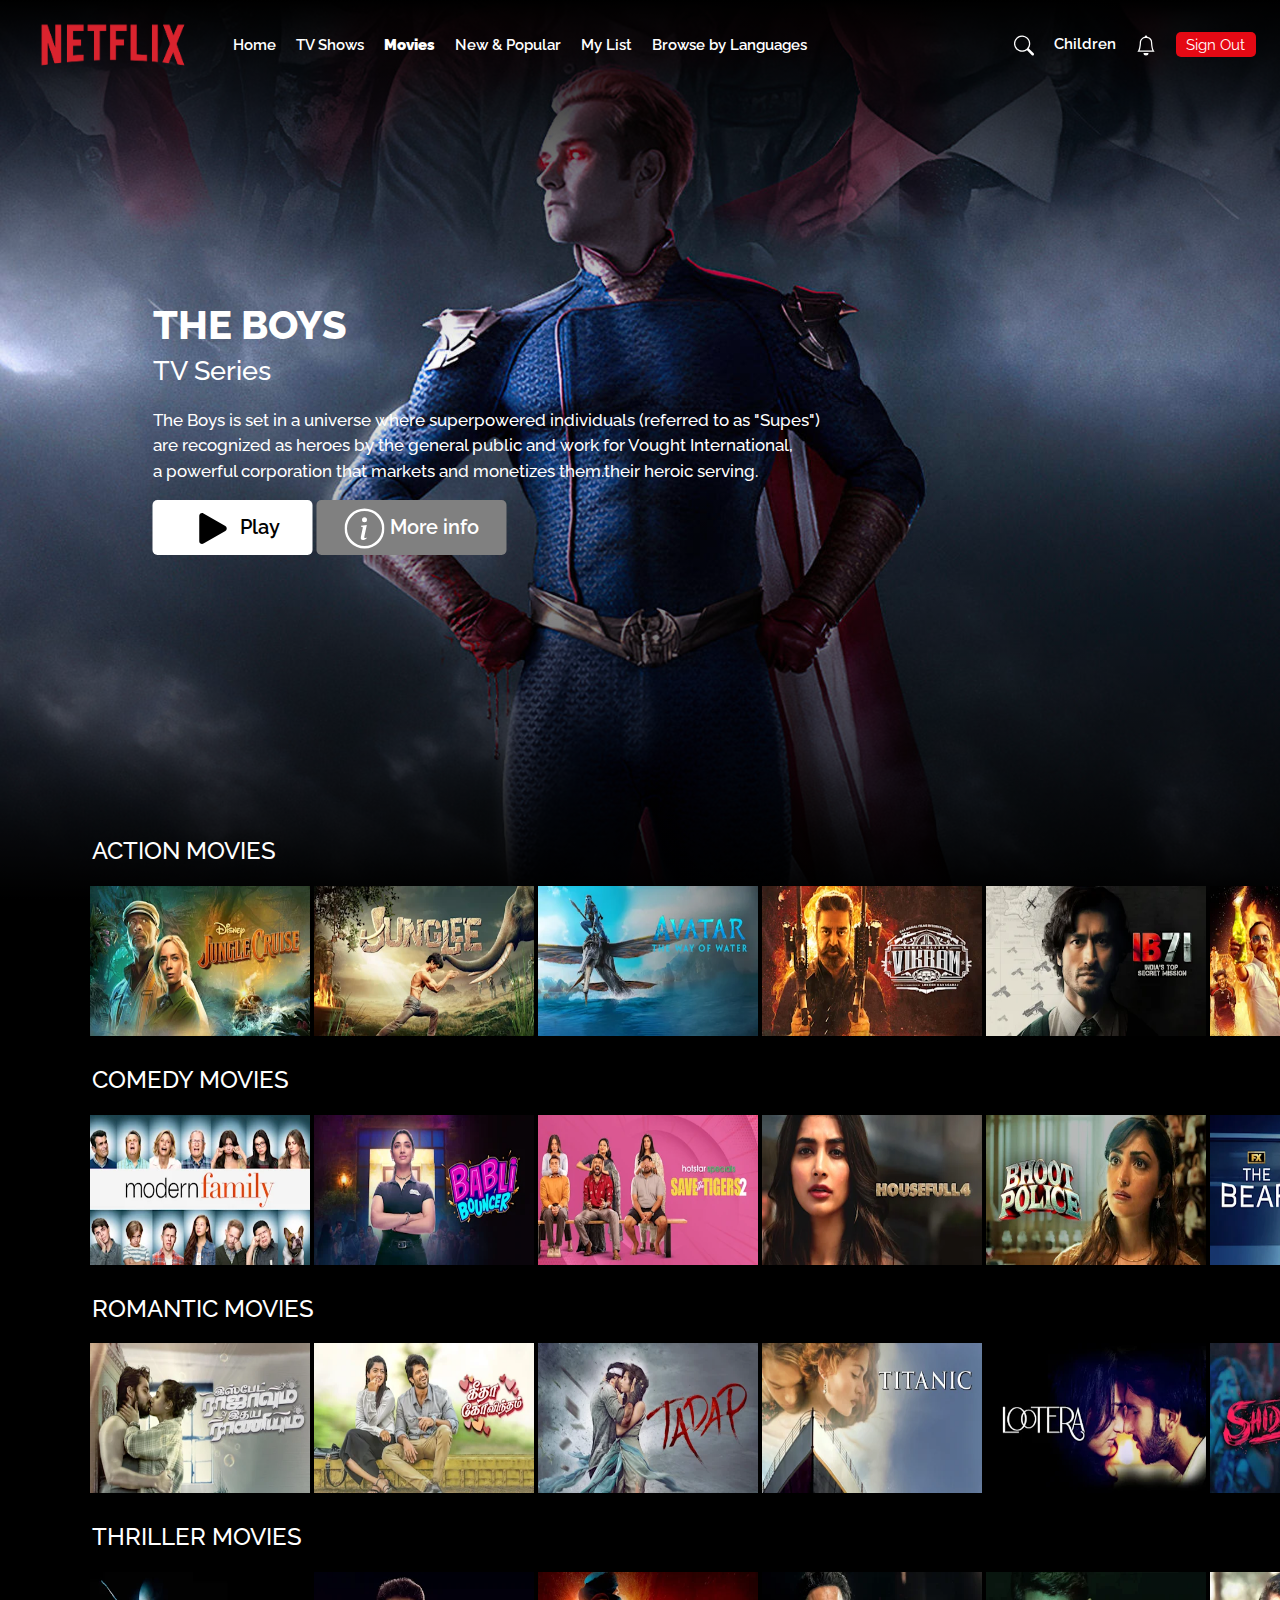
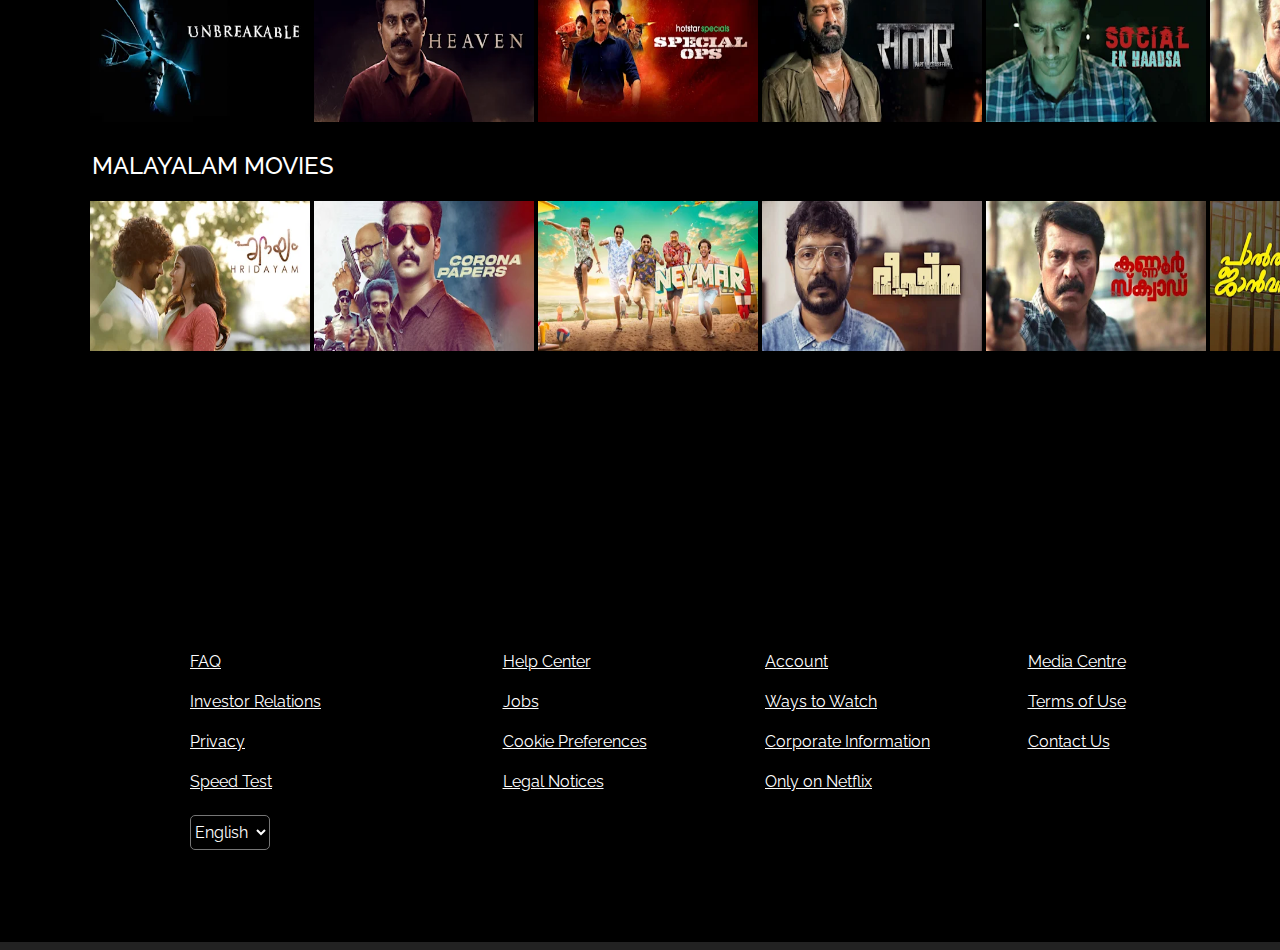
<file: movies.html>
<!DOCTYPE html>
<html lang="en">
<head>
    <meta charset="UTF-8">
    <meta name="viewport" content="width=device-width, initial-scale=1.0">
    <title>Document</title>
    <link href="https://cdn.jsdelivr.net/npm/bootstrap@5.3.3/dist/css/bootstrap.min.css" rel="stylesheet" integrity="sha384-QWTKZyjpPEjISv5WaRU9OFeRpok6YctnYmDr5pNlyT2bRjXh0JMhjY6hW+ALEwIH" crossorigin="anonymous">
    <script src="https://cdn.jsdelivr.net/npm/bootstrap@5.3.3/dist/js/bootstrap.bundle.min.js" integrity="sha384-YvpcrYf0tY3lHB60NNkmXc5s9fDVZLESaAA55NDzOxhy9GkcIdslK1eN7N6jIeHz" crossorigin="anonymous"></script>
    <link rel="stylesheet" href="moviesstyle.css">
    <link rel="preconnect" href="https://fonts.googleapis.com">
    <linkrel="stylesheet"href="https://cdnjs.cloudflare.com/ajax/libs/font-awesome/6.5.2/css/all.min.css"integrity="sha512-SnH5WK+bZxgPHs44uWIX+LLJAJ9/2PkPKZ5QiAj6Ta86w+fsb2TkcmfRyVX3pBnMFcV7oQPJkl9QevSCWr3W6A=="crossorigin="anonymous"referrerpolicy="no-referrer"/>
    <link rel="preconnect" href="https://fonts.gstatic.com" crossorigin>
    <link href="https://fonts.googleapis.com/css2?family=Montserrat:ital,wght@0,100..900;1,100..900&family=Raleway:ital,wght@0,100..900;1,100..900&display=swap" rel="stylesheet">
</head>
<body>
    <header>
        <nav class="navbar  navbar-expand-lg navbar-dark " style="background-color: transparent; position: absolute; top: 0;left:1%">
      
            <a class="navbar-brand logo"  href="#">
                <img src="images/navbar/Netflix_Logo_PMS.png" alt=""width="180" height="80">
            </a>
     <div class="collapse navbar-collapse" id="navbarsupported">
        <ul class="navbar-nav me-auto mb-2 mb-lg-0 nav-space">
            <li class="nav-item"><a type="button" class="navbar-items" href="home.html">Home</a> </li>
            <li class="nav-item"><a type="button" class="navbar-items" href="tvshows.html">TV Shows</a> </li>
            <li class="nav-item"><a type="button" class="navbar-items"  style="font-weight: 1000;">Movies</a> </li>
            <li class="nav-item"><a type="button" class="navbar-items" href="new.html">New & Popular</a> </li>
            <li class="nav-item"><a type="button" class="navbar-items" href="mylist.html">My List</a> </li>
            <li class="nav-item"><a type="button" class="navbar-items" href="languages.html">Browse by Languages</a> </li>
        </ul>
        <ul class="navbar-nav me-auto mb-2 mb-lg-0 nav-dis">
            <li class="nav-item">
                <svg class="search" xmlns="http://www.w3.org/2000/svg" width="16" height="16" fill="currentColor" class="bi bi-search" viewBox="0 0 16 16">
                    <path d="M11.742 10.344a6.5 6.5 0 1 0-1.397 1.398h-.001q.044.06.098.115l3.85 3.85a1 1 0 0 0 1.415-1.414l-3.85-3.85a1 1 0 0 0-.115-.1zM12 6.5a5.5 5.5 0 1 1-11 0 5.5 5.5 0 0 1 11 0"/>
                  </svg>
            </li>
            <li class="nav-item"><a type="button" class="navbar-items">Children</a> </li>
            <li class="nav-item">
                <svg class="bell" xmlns="http://www.w3.org/2000/svg" width="16" height="16" fill="currentColor" class="bi bi-bell" viewBox="0 0 16 16">
                    <path d="M8 16a2 2 0 0 0 2-2H6a2 2 0 0 0 2 2M8 1.918l-.797.161A4 4 0 0 0 4 6c0 .628-.134 2.197-.459 3.742-.16.767-.376 1.566-.663 2.258h10.244c-.287-.692-.502-1.49-.663-2.258C12.134 8.197 12 6.628 12 6a4 4 0 0 0-3.203-3.92zM14.22 12c.223.447.481.801.78 1H1c.299-.199.557-.553.78-1C2.68 10.2 3 6.88 3 6c0-2.42 1.72-4.44 4.005-4.901a1 1 0 1 1 1.99 0A5 5 0 0 1 13 6c0 .88.32 4.2 1.22 6"/>
                  </svg>
            </li>
            <li class="nav-item">
                <a type="button" class="sign-out-btn" href="index.html">Sign Out</a>
            </li>
        </ul>

     </div>
    
        </nav>
    </header>
    <main> 
      <div class="background-image"></div>
      <div class="content">
          <p class="paragraph">THE BOYS</p>
          <p class="watch"> TV Series</p>
          <p class="welcome">The Boys is set in a universe where superpowered individuals (referred to as "Supes") <br>are recognized as heroes by the general public and work for Vought International, <br>a powerful corporation that markets and monetizes them.their heroic serving. </p>
          <button type="button" class="play-icon"><svg class="play" xmlns="http://www.w3.org/2000/svg" width="16" height="16" fill="currentColor" class="bi bi-play-fill" viewBox="0 0 16 16">
              <path d="m11.596 8.697-6.363 3.692c-.54.313-1.233-.066-1.233-.697V4.308c0-.63.692-1.01 1.233-.696l6.363 3.692a.802.802 0 0 1 0 1.393"/>
            </svg><i class="bi bi-play-fill"></i>Play </button>
            <button type="button" class="info-icon"><svg class="info" xmlns="http://www.w3.org/2000/svg" width="16" height="16" fill="currentColor" class="bi bi-info-circle" viewBox="0 0 16 16">
              <path d="M8 15A7 7 0 1 1 8 1a7 7 0 0 1 0 14m0 1A8 8 0 1 0 8 0a8 8 0 0 0 0 16"/>
              <path d="m8.93 6.588-2.29.287-.082.38.45.083c.294.07.352.176.288.469l-.738 3.468c-.194.897.105 1.319.808 1.319.545 0 1.178-.252 1.465-.598l.088-.416c-.2.176-.492.246-.686.246-.275 0-.375-.193-.304-.533zM9 4.5a1 1 0 1 1-2 0 1 1 0 0 1 2 0"/>
            </svg><i class="bi bi-play-fill"></i>More info </button>
      </div>
        <div class="container-pos1">
            <h4 class="heading" >ACTION MOVIES</h4>
            <div class="slider-container">
<div class="late-card">
<div class="card-size1">
<img src="images/movies/action/1075907-h-75b77647729d.webp">
</div>
<div class="card-size1">
<img src="images/movies/action/441322-h.webp">
</div>
<div class="card-size1">
<img src="images/movies/action/1530221-h-6d561a70286f.webp">
</div>
<div class="card-size1">
<img src="images/movies/action/1630436-h-18323ab5427d.webp">
</div>
<div class="card-size1">
<img src="images/movies/action/1711391679829-h.webp">
</div>
<div class="card-size1">
<img src="images/movies/action/1719516399210-h.webp">
</div>
<div class="card-size1">
  <img src="images/movies/action/1075907-h-75b77647729d.webp">
  </div>
  <div class="card-size1">
  <img src="images/movies/action/441322-h.webp">
  </div>
  <div class="card-size1">
  <img src="images/movies/action/1530221-h-6d561a70286f.webp">
  </div>
  <div class="card-size1">
  <img src="images/movies/action/1630436-h-18323ab5427d.webp">
  </div>
  <div class="card-size1">
  <img src="images/movies/action/1711391679829-h.webp">
  </div>
  <div class="card-size1">
  <img src="images/movies/action/1719516399210-h.webp">
  </div>
</div>
      </div>

      <div class="container-pos2">
        <h4 class="heading" >COMEDY MOVIES</h4>
        <div class="slider-container">
  <div class="late-card">
  <div class="card-size1">
    <img src="images/movies/comedy/617538-h.webp">
  </div>
  <div class="card-size1">
    <img src="images/movies/comedy/1355615-h-6b80705830d5.webp">
  </div>
  <div class="card-size1">
    <img src="images/movies/comedy/1710437035264-h.webp">
  </div>
  <div class="card-size1">
    <img src="images/movies/comedy/1710929853029-h.webp">
  </div>
  <div class="card-size1">
    <img src="images/movies/comedy/1710936627953-h.webp">
  </div>
  <div class="card-size1">
    <img src="images/movies/comedy/1719905006567-h.webp">
  </div>
  <div class="card-size1">
    <img src="images/movies/comedy/617538-h.webp">
  </div>
  <div class="card-size1">
    <img src="images/movies/comedy/1355615-h-6b80705830d5.webp">
  </div>
  <div class="card-size1">
    <img src="images/movies/comedy/1710437035264-h.webp">
  </div>
  <div class="card-size1">
    <img src="images/movies/comedy/1710929853029-h.webp">
  </div>
  <div class="card-size1">
    <img src="images/movies/comedy/1710936627953-h.webp">
  </div>
  <div class="card-size1">
    <img src="images/movies/comedy/1719905006567-h.webp">
  </div>
  </div>
  </div>

  <div class="container-pos3">
    <h4 class="heading" >ROMANTIC MOVIES</h4>
    <div class="slider-container">
    <div class="late-card">
    <div class="card-size1">
      <img src="images/movies/romantic/439725-h.webp">
    </div>
    <div class="card-size1">
      <img src="images/movies/romantic/677598-h.webp">
    </div>
    <div class="card-size1">
      <img src="images/movies/romantic/1106715-h-7b88aaf59197.webp">
    </div>
    <div class="card-size1">
      <img src="images/movies/romantic/1609146-h-e6a276e26a73.webp">
    </div>
    <div class="card-size1">
      <img src="images/movies/romantic/1000055842-h.webp">
    </div>
    <div class="card-size1">
      <img src="images/movies/romantic/1710936271950-h.webp">
    </div>
    <div class="card-size1">
      <img src="images/movies/romantic/439725-h.webp">
    </div>
    <div class="card-size1">
      <img src="images/movies/romantic/677598-h.webp">
    </div>
    <div class="card-size1">
      <img src="images/movies/romantic/1106715-h-7b88aaf59197.webp">
    </div>
    <div class="card-size1">
      <img src="images/movies/romantic/1609146-h-e6a276e26a73.webp">
    </div>
    <div class="card-size1">
      <img src="images/movies/romantic/1000055842-h.webp">
    </div>
    <div class="card-size1">
      <img src="images/movies/romantic/1710936271950-h.webp">
    </div>
    </div>
</div>

<div class="container-pos4">
    <h4 class="heading" >THRILLER MOVIES</h4>
    <div class="slider-container">
<div class="late-card">
<div class="card-size1">
<img src="images/movies/thriller/650651-h.webp">
</div>
<div class="card-size1">
<img src="images/movies/thriller/1319708-h-0c7201053e6e.webp">
</div>
<div class="card-size1">
<img src="images/movies/thriller/1581675-h-5258b0ee9e41.webp">
</div>
<div class="card-size1">
<img src="images/movies/thriller/1713505073003-h.webp">
</div>
<div class="card-size1">
<img src="images/movies/thriller/1713506443441-h.webp">
</div>
<div class="card-size1">
<img src="images/movies/thriller/1713954840525-h.webp">
</div>
<div class="card-size1">
  <img src="images/movies/thriller/650651-h.webp">
  </div>
  <div class="card-size1">
  <img src="images/movies/thriller/1319708-h-0c7201053e6e.webp">
  </div>
  <div class="card-size1">
  <img src="images/movies/thriller/1581675-h-5258b0ee9e41.webp">
  </div>
  <div class="card-size1">
  <img src="images/movies/thriller/1713505073003-h.webp">
  </div>
  <div class="card-size1">
  <img src="images/movies/thriller/1713506443441-h.webp">
  </div>
  <div class="card-size1">
  <img src="images/movies/thriller/1713954840525-h.webp">
  </div>
</div>
</div>

<div class="container-pos5">
    <h4 class="heading" >MALAYALAM MOVIES</h4>
    <div class="slider-container">
<div class="late-card">
<div class="card-size1">
<img src="images/movies/MAL/1115464-h-5fd12a566a81.webp">
</div>
<div class="card-size1">
<img src="images/movies/MAL/1513320-h-52ffea2bf0fb.webp">
</div>
<div class="card-size1">
<img src="images/movies/MAL/1566552-h-6c82cff35f6b.webp">
</div>
<div class="card-size1">
<img src="images/movies/MAL/1713534762335-h.webp">
</div>
<div class="card-size1">
<img src="images/movies/MAL/1713954840525-h.webp">
</div>
<div class="card-size1">
<img src="images/movies/MAL/1714045737757-h.webp">
</div>
<div class="card-size1">
  <img src="images/movies/MAL/1115464-h-5fd12a566a81.webp">
  </div>
  <div class="card-size1">
  <img src="images/movies/MAL/1513320-h-52ffea2bf0fb.webp">
  </div>
  <div class="card-size1">
  <img src="images/movies/MAL/1566552-h-6c82cff35f6b.webp">
  </div>
  <div class="card-size1">
  <img src="images/movies/MAL/1713534762335-h.webp">
  </div>
  <div class="card-size1">
  <img src="images/movies/MAL/1713954840525-h.webp">
  </div>
  <div class="card-size1">
  <img src="images/movies/MAL/1714045737757-h.webp">
  </div>
</div>
</div>

</main>

<footer class="footermain">
    <div class="foot1">
      <p><a class="foot-con" href="">FAQ</a></p>
      <p><a class="foot-con" href="">Investor Relations</a></p>
      <p><a class="foot-con" href="">Privacy</a></p>
      <p><a class="foot-con" href="">Speed Test</a></p>
      <select name="language" class="class-display">
        <option value="" style="background-color: #000">English</option>
        <option value="hindi" style="background-color: #000">
          Hindi
        </option></select
      ><br />
    </div>
    <div class="foot2">
      <p><a class="foot-con" href="">Help Center</a></p>
      <p><a class="foot-con" href="">Jobs</a></p>
      <p><a class="foot-con" href="">Cookie Preferences</a></p>
      <p><a class="foot-con" href="">Legal Notices</a></p>
    </div>
    <div class="foot3">
      <p><a class="foot-con" href="">Account</a></p>
      <p><a class="foot-con" href="">Ways to Watch</a></p>
      <p><a class="foot-con" href="">Corporate Information</a></p>
      <p><a class="foot-con" href="">Only on Netflix</a></p>
    </div>
    <div class="foot4">
      <p><a class="foot-con" href="">Media Centre</a></p>
      <p><a class="foot-con" href="">Terms of Use</a></p>
      <p><a class="foot-con" href="">Contact Us</a></p>
    </div>
  </footer>
</body>
</html>
</file>
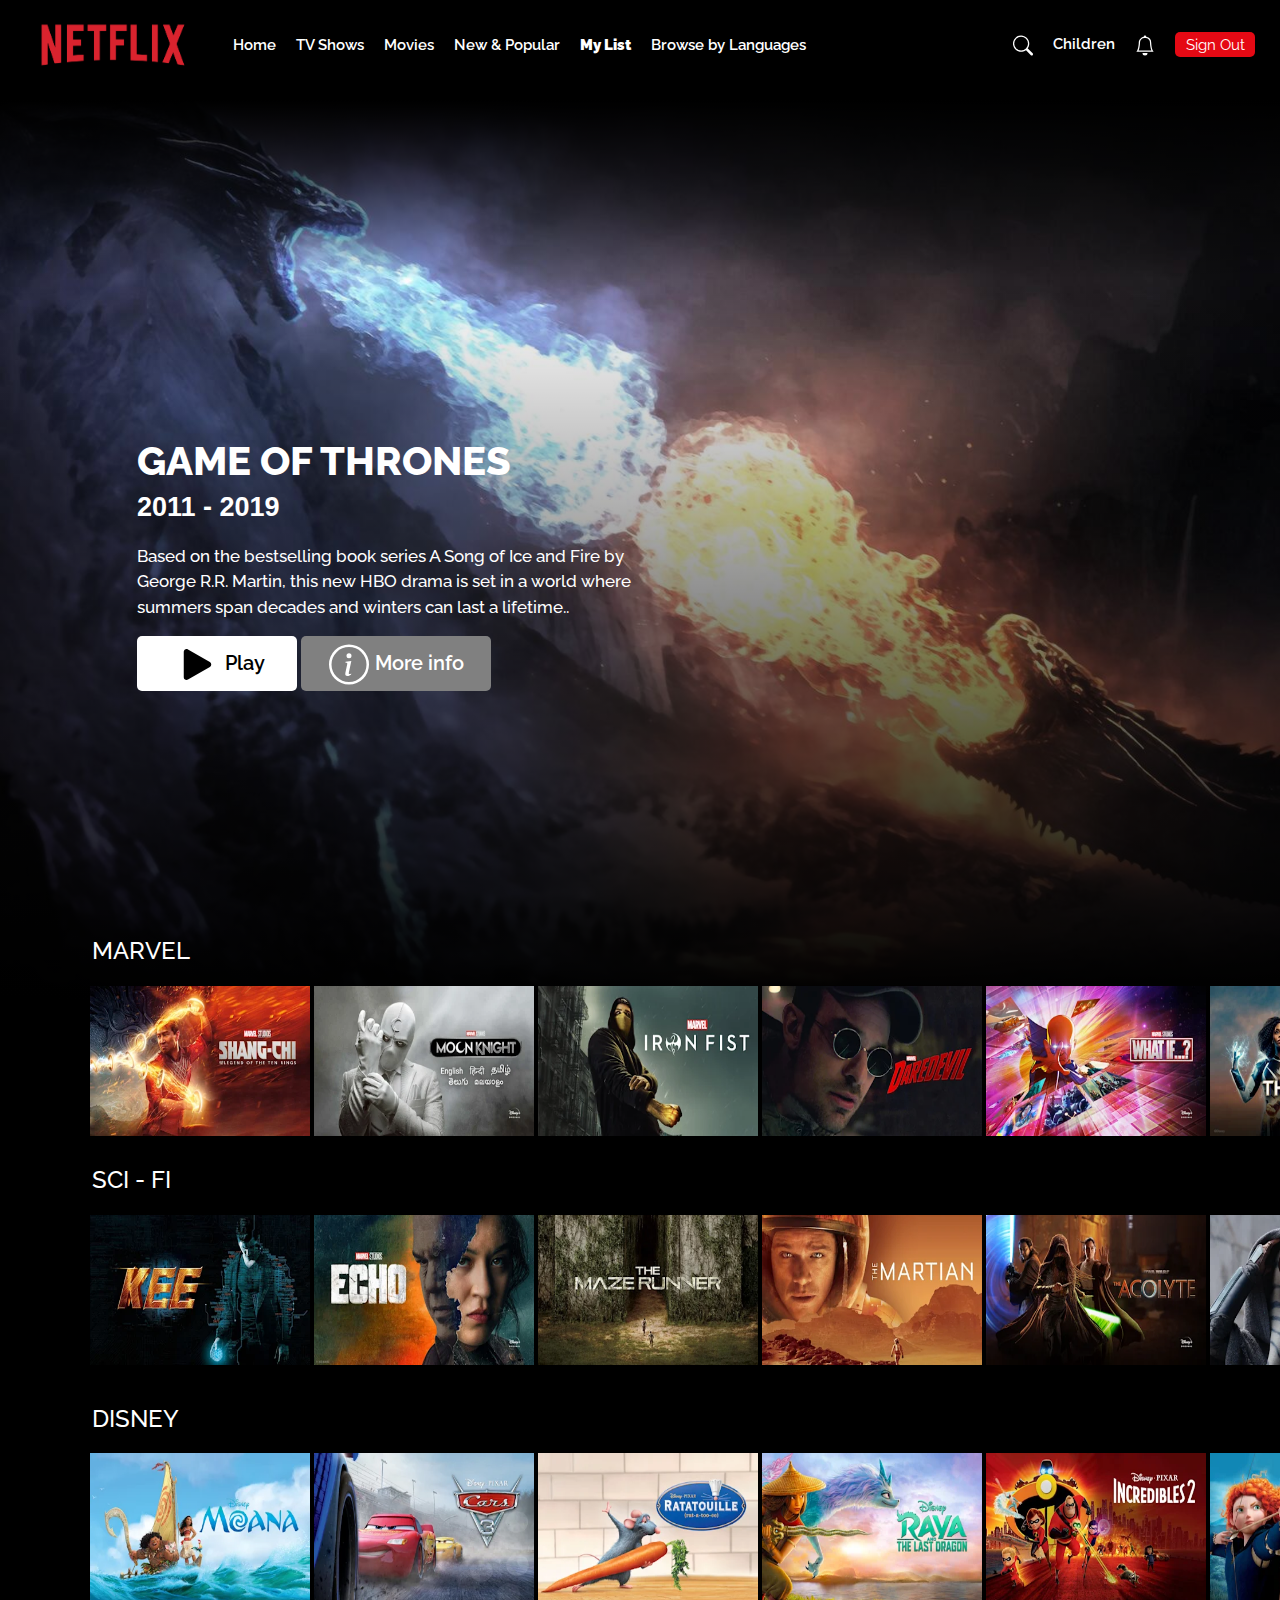
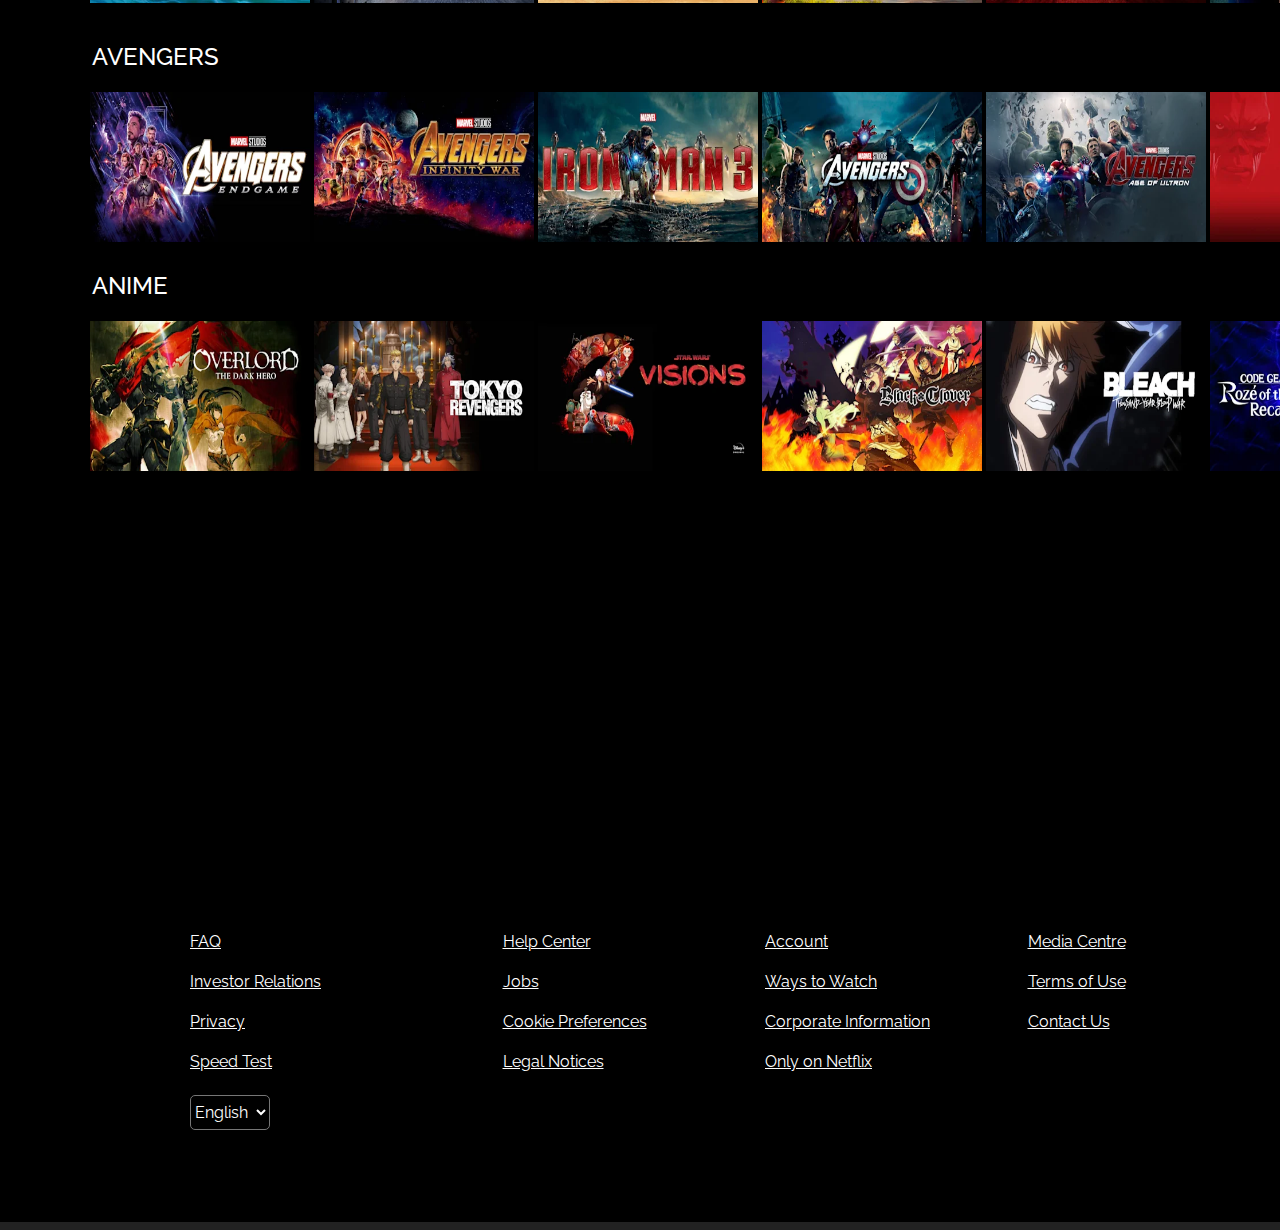
<file: mylist.html>
<!DOCTYPE html>
<html lang="en">
<head>
    <meta charset="UTF-8">
    <meta name="viewport" content="width=device-width, initial-scale=1.0">
    <title>Document</title>
    <link href="https://cdn.jsdelivr.net/npm/bootstrap@5.3.3/dist/css/bootstrap.min.css" rel="stylesheet" integrity="sha384-QWTKZyjpPEjISv5WaRU9OFeRpok6YctnYmDr5pNlyT2bRjXh0JMhjY6hW+ALEwIH" crossorigin="anonymous">
    <script src="https://cdn.jsdelivr.net/npm/bootstrap@5.3.3/dist/js/bootstrap.bundle.min.js" integrity="sha384-YvpcrYf0tY3lHB60NNkmXc5s9fDVZLESaAA55NDzOxhy9GkcIdslK1eN7N6jIeHz" crossorigin="anonymous"></script>
    <link rel="stylesheet" href="myliststyle.css">
    <link rel="preconnect" href="https://fonts.googleapis.com">
    <linkrel="stylesheet"href="https://cdnjs.cloudflare.com/ajax/libs/font-awesome/6.5.2/css/all.min.css"integrity="sha512-SnH5WK+bZxgPHs44uWIX+LLJAJ9/2PkPKZ5QiAj6Ta86w+fsb2TkcmfRyVX3pBnMFcV7oQPJkl9QevSCWr3W6A=="crossorigin="anonymous"referrerpolicy="no-referrer"/>
    <link rel="preconnect" href="https://fonts.gstatic.com" crossorigin>
    <link href="https://fonts.googleapis.com/css2?family=Montserrat:ital,wght@0,100..900;1,100..900&family=Raleway:ital,wght@0,100..900;1,100..900&display=swap" rel="stylesheet">
</head>
<body>
    <header>
        <nav class="navbar  navbar-expand-lg navbar-dark " style="background-color: transparent; position: absolute; top: 0;left:1%">
      
            <a class="navbar-brand logo"  href="#">
                <img src="images/navbar/Netflix_Logo_PMS.png" alt=""width="180" height="80">
            </a>
     <div class="collapse navbar-collapse" id="navbarsupported">
        <ul class="navbar-nav me-auto mb-2 mb-lg-0 nav-space">
            <li class="nav-item"><a type="button" class="navbar-items" href="home.html">Home</a> </li>
            <li class="nav-item"><a type="button" class="navbar-items" href="tvshows.html">TV Shows</a> </li>
            <li class="nav-item"><a type="button" class="navbar-items" href="movies.html">Movies</a> </li>
            <li class="nav-item"><a type="button" class="navbar-items" href="new.html">New & Popular</a> </li>
            <li class="nav-item"><a type="button" class="navbar-items" style="font-weight: 1000;">My List</a> </li>
            <li class="nav-item"><a type="button" class="navbar-items" href="languages.html">Browse by Languages</a> </li>
        </ul>
        <ul class="navbar-nav me-auto mb-2 mb-lg-0 nav-dis">
            <li class="nav-item">
                <svg class="search" xmlns="http://www.w3.org/2000/svg" width="16" height="16" fill="currentColor" class="bi bi-search" viewBox="0 0 16 16">
                    <path d="M11.742 10.344a6.5 6.5 0 1 0-1.397 1.398h-.001q.044.06.098.115l3.85 3.85a1 1 0 0 0 1.415-1.414l-3.85-3.85a1 1 0 0 0-.115-.1zM12 6.5a5.5 5.5 0 1 1-11 0 5.5 5.5 0 0 1 11 0"/>
                  </svg>
            </li>
            <li class="nav-item"><a type="button" class="navbar-items">Children</a> </li>
            <li class="nav-item">
                <svg class="bell" xmlns="http://www.w3.org/2000/svg" width="16" height="16" fill="currentColor" class="bi bi-bell" viewBox="0 0 16 16">
                    <path d="M8 16a2 2 0 0 0 2-2H6a2 2 0 0 0 2 2M8 1.918l-.797.161A4 4 0 0 0 4 6c0 .628-.134 2.197-.459 3.742-.16.767-.376 1.566-.663 2.258h10.244c-.287-.692-.502-1.49-.663-2.258C12.134 8.197 12 6.628 12 6a4 4 0 0 0-3.203-3.92zM14.22 12c.223.447.481.801.78 1H1c.299-.199.557-.553.78-1C2.68 10.2 3 6.88 3 6c0-2.42 1.72-4.44 4.005-4.901a1 1 0 1 1 1.99 0A5 5 0 0 1 13 6c0 .88.32 4.2 1.22 6"/>
                  </svg>
            </li>
            <li class="nav-item">
                <a type="button" class="sign-out-btn" href="index.html">Sign Out</a>
            </li>
        </ul>

     </div>
    
        </nav>
    </header>
    <main> 
        <div class="background-image"></div>
        <div class="content">
            <p class="paragraph">GAME OF THRONES</p>
            <p class="watch"> 2011 - 2019</p>
            <p class="welcome">Based on the bestselling book series A Song of Ice and Fire by <br> George R.R. Martin, this new HBO drama is set in a world where<br> summers span decades and winters can last a lifetime.. </p>
            <button type="button" class="play-icon"><svg class="play" xmlns="http://www.w3.org/2000/svg" width="16" height="16" fill="currentColor" class="bi bi-play-fill" viewBox="0 0 16 16">
                <path d="m11.596 8.697-6.363 3.692c-.54.313-1.233-.066-1.233-.697V4.308c0-.63.692-1.01 1.233-.696l6.363 3.692a.802.802 0 0 1 0 1.393"/>
              </svg><i class="bi bi-play-fill"></i>Play </button>
              <button type="button" class="info-icon"><svg class="info" xmlns="http://www.w3.org/2000/svg" width="16" height="16" fill="currentColor" class="bi bi-info-circle" viewBox="0 0 16 16">
                <path d="M8 15A7 7 0 1 1 8 1a7 7 0 0 1 0 14m0 1A8 8 0 1 0 8 0a8 8 0 0 0 0 16"/>
                <path d="m8.93 6.588-2.29.287-.082.38.45.083c.294.07.352.176.288.469l-.738 3.468c-.194.897.105 1.319.808 1.319.545 0 1.178-.252 1.465-.598l.088-.416c-.2.176-.492.246-.686.246-.275 0-.375-.193-.304-.533zM9 4.5a1 1 0 1 1-2 0 1 1 0 0 1 2 0"/>
              </svg><i class="bi bi-play-fill"></i>More info </button>
        </div>
        <div class="container-pos1">
            <h4 class="heading" >MARVEL</h4>
            <div class="slider-container">
<div class="late-card">
<div class="card-size1">
<img src="images/mylist/marvel/1075902-h-519c735e73d5.webp">
</div>
<div class="card-size1">
<img src="images/mylist/marvel/1161511-h-a103f5d4c916.webp">
</div>
<div class="card-size1">
<img src="images/mylist/marvel/1248772-h-8fc79ddd0960.webp">
</div>
<div class="card-size1">
<img src="images/mylist/marvel/1249829-h-14e8d51a3470.webp">
</div>
<div class="card-size1">
<img src="images/mylist/marvel/1630725-h-a1e2d4827164.webp">
</div>
<div class="card-size1">
<img src="images/mylist/marvel/1657002-h-c91c8c15ff6d.webp">
</div>
<div class="card-size1">
  <img src="images/mylist/marvel/1075902-h-519c735e73d5.webp">
  </div>
  <div class="card-size1">
  <img src="images/mylist/marvel/1161511-h-a103f5d4c916.webp">
  </div>
  <div class="card-size1">
  <img src="images/mylist/marvel/1248772-h-8fc79ddd0960.webp">
  </div>
  <div class="card-size1">
  <img src="images/mylist/marvel/1249829-h-14e8d51a3470.webp">
  </div>
  <div class="card-size1">
  <img src="images/mylist/marvel/1630725-h-a1e2d4827164.webp">
  </div>
  <div class="card-size1">
  <img src="images/mylist/marvel/1657002-h-c91c8c15ff6d.webp">
  </div>
</div>
      </div>

      <div class="container-pos2">
        <h4 class="heading" >SCI - FI</h4>
        <div class="slider-container">
  <div class="late-card">
  <div class="card-size1">
    <img src="images/mylist/got/572223-h.webp">
  </div>
  <div class="card-size1">
    <img src="images/mylist/got/1649152-h-a26c7c7c9aa7.webp">
  </div>
  <div class="card-size1">
    <img src="images/mylist/got/1770000289-h.webp">
  </div>
  <div class="card-size1">
    <img src="images/mylist/got/1770002321-h.webp">
  </div>
  <div class="card-size1">
    <img src="images/mylist/got/1717572037877-h.webp">
  </div>
  <div class="card-size1">
    <img src="images/mylist/got/1574707-h-9702983d4ac8.webp">
  </div>
  <div class="late-card">
    <div class="card-size1">
      <img src="images/mylist/got/572223-h.webp">
    </div>
    <div class="card-size1">
      <img src="images/mylist/got/1649152-h-a26c7c7c9aa7.webp">
    </div>
    <div class="card-size1">
      <img src="images/mylist/got/1770000289-h.webp">
    </div>
    <div class="card-size1">
      <img src="images/mylist/got/1770002321-h.webp">
    </div>
    <div class="card-size1">
      <img src="images/mylist/got/1717572037877-h.webp">
    </div>
    <div class="card-size1">
      <img src="images/mylist/got/1574707-h-9702983d4ac8.webp">
    </div>
  </div>
  </div>

  <div class="container-pos3">
    <h4 class="heading" >DISNEY</h4>
    <div class="slider-container">
    <div class="late-card">
    <div class="card-size1">
      <img src="images/mylist/disney/674347-h.webp">
    </div>
    <div class="card-size1">
      <img src="images/mylist/disney/675431-h.webp">
    </div>
    <div class="card-size1">
      <img src="images/mylist/disney/675445-h.webp">
    </div>
    <div class="card-size1">
      <img src="images/mylist/disney/1037089-h-af0efbe1e4a7.webp">
    </div>
    <div class="card-size1">
      <img src="images/mylist/disney/675508-h.webp">
    </div>
    <div class="card-size1">
      <img src="images/mylist/disney/675582-h.webp">
    </div>
    <div class="late-card">
      <div class="card-size1">
        <img src="images/mylist/disney/674347-h.webp">
      </div>
      <div class="card-size1">
        <img src="images/mylist/disney/675431-h.webp">
      </div>
      <div class="card-size1">
        <img src="images/mylist/disney/675445-h.webp">
      </div>
      <div class="card-size1">
        <img src="images/mylist/disney/1037089-h-af0efbe1e4a7.webp">
      </div>
      <div class="card-size1">
        <img src="images/mylist/disney/675508-h.webp">
      </div>
      <div class="card-size1">
        <img src="images/mylist/disney/675582-h.webp">
      </div>
    </div>
</div>

<div class="container-pos4">
    <h4 class="heading" >AVENGERS</h4>
    <div class="slider-container">
<div class="late-card">
<div class="card-size1">
<img src="images/mylist/avengers/627460-h.webp">
</div>
<div class="card-size1">
<img src="images/mylist/avengers/643749-h.webp">
</div>
<div class="card-size1">
<img src="images/mylist/avengers/644332-h.webp">
</div>
<div class="card-size1">
<img src="images/mylist/avengers/653284-h.webp">
</div>
<div class="card-size1">
<img src="images/mylist/avengers/663788-h.webp">
</div>
<div class="card-size1">
<img src="images/mylist/avengers/684104-h.webp">
</div>
<div class="card-size1">
  <img src="images/mylist/avengers/627460-h.webp">
  </div>
  <div class="card-size1">
  <img src="images/mylist/avengers/643749-h.webp">
  </div>
  <div class="card-size1">
  <img src="images/mylist/avengers/644332-h.webp">
  </div>
  <div class="card-size1">
  <img src="images/mylist/avengers/653284-h.webp">
  </div>
  <div class="card-size1">
  <img src="images/mylist/avengers/663788-h.webp">
  </div>
  <div class="card-size1">
  <img src="images/mylist/avengers/684104-h.webp">
  </div>
</div>
</div>

<div class="container-pos5">
    <h4 class="heading" >ANIME</h4>
    <div class="slider-container">
<div class="late-card">
<div class="card-size1">
<img src="images/mylist/anime/1410782-h-972dec12655e.webp">
</div>
<div class="card-size1">
<img src="images/mylist/anime/1446375-h-04491df333c0.webp">
</div>
<div class="card-size1">
<img src="images/mylist/anime/1515754-h-d830b2bd3c25.webp">
</div>
<div class="card-size1">
<img src="images/mylist/anime/1551304-h-98266cbfb9b1.webp">
</div>
<div class="card-size1">
<img src="images/mylist/anime/1712922992658-h.webp">
</div>
<div class="card-size1">
<img src="images/mylist/anime/1717051241857-h.webp">
</div>
<div class="card-size1">
  <img src="images/mylist/anime/1410782-h-972dec12655e.webp">
  </div>
  <div class="card-size1">
  <img src="images/mylist/anime/1446375-h-04491df333c0.webp">
  </div>
  <div class="card-size1">
  <img src="images/mylist/anime/1515754-h-d830b2bd3c25.webp">
  </div>
  <div class="card-size1">
  <img src="images/mylist/anime/1551304-h-98266cbfb9b1.webp">
  </div>
  <div class="card-size1">
  <img src="images/mylist/anime/1712922992658-h.webp">
  </div>
  <div class="card-size1">
  <img src="images/mylist/anime/1717051241857-h.webp">
  </div>
</div>
</div>

</main>

<footer class="footermain">
    <div class="foot1">
      <p><a class="foot-con" href="">FAQ</a></p>
      <p><a class="foot-con" href="">Investor Relations</a></p>
      <p><a class="foot-con" href="">Privacy</a></p>
      <p><a class="foot-con" href="">Speed Test</a></p>
      <select name="language" class="class-display">
        <option value="" style="background-color: #000">English</option>
        <option value="hindi" style="background-color: #000">
          Hindi
        </option></select
      ><br />
    </div>
    <div class="foot2">
      <p><a class="foot-con" href="">Help Center</a></p>
      <p><a class="foot-con" href="">Jobs</a></p>
      <p><a class="foot-con" href="">Cookie Preferences</a></p>
      <p><a class="foot-con" href="">Legal Notices</a></p>
    </div>
    <div class="foot3">
      <p><a class="foot-con" href="">Account</a></p>
      <p><a class="foot-con" href="">Ways to Watch</a></p>
      <p><a class="foot-con" href="">Corporate Information</a></p>
      <p><a class="foot-con" href="">Only on Netflix</a></p>
    </div>
    <div class="foot4">
      <p><a class="foot-con" href="">Media Centre</a></p>
      <p><a class="foot-con" href="">Terms of Use</a></p>
      <p><a class="foot-con" href="">Contact Us</a></p>
    </div>
  </footer>
</body>
</html>
</file>
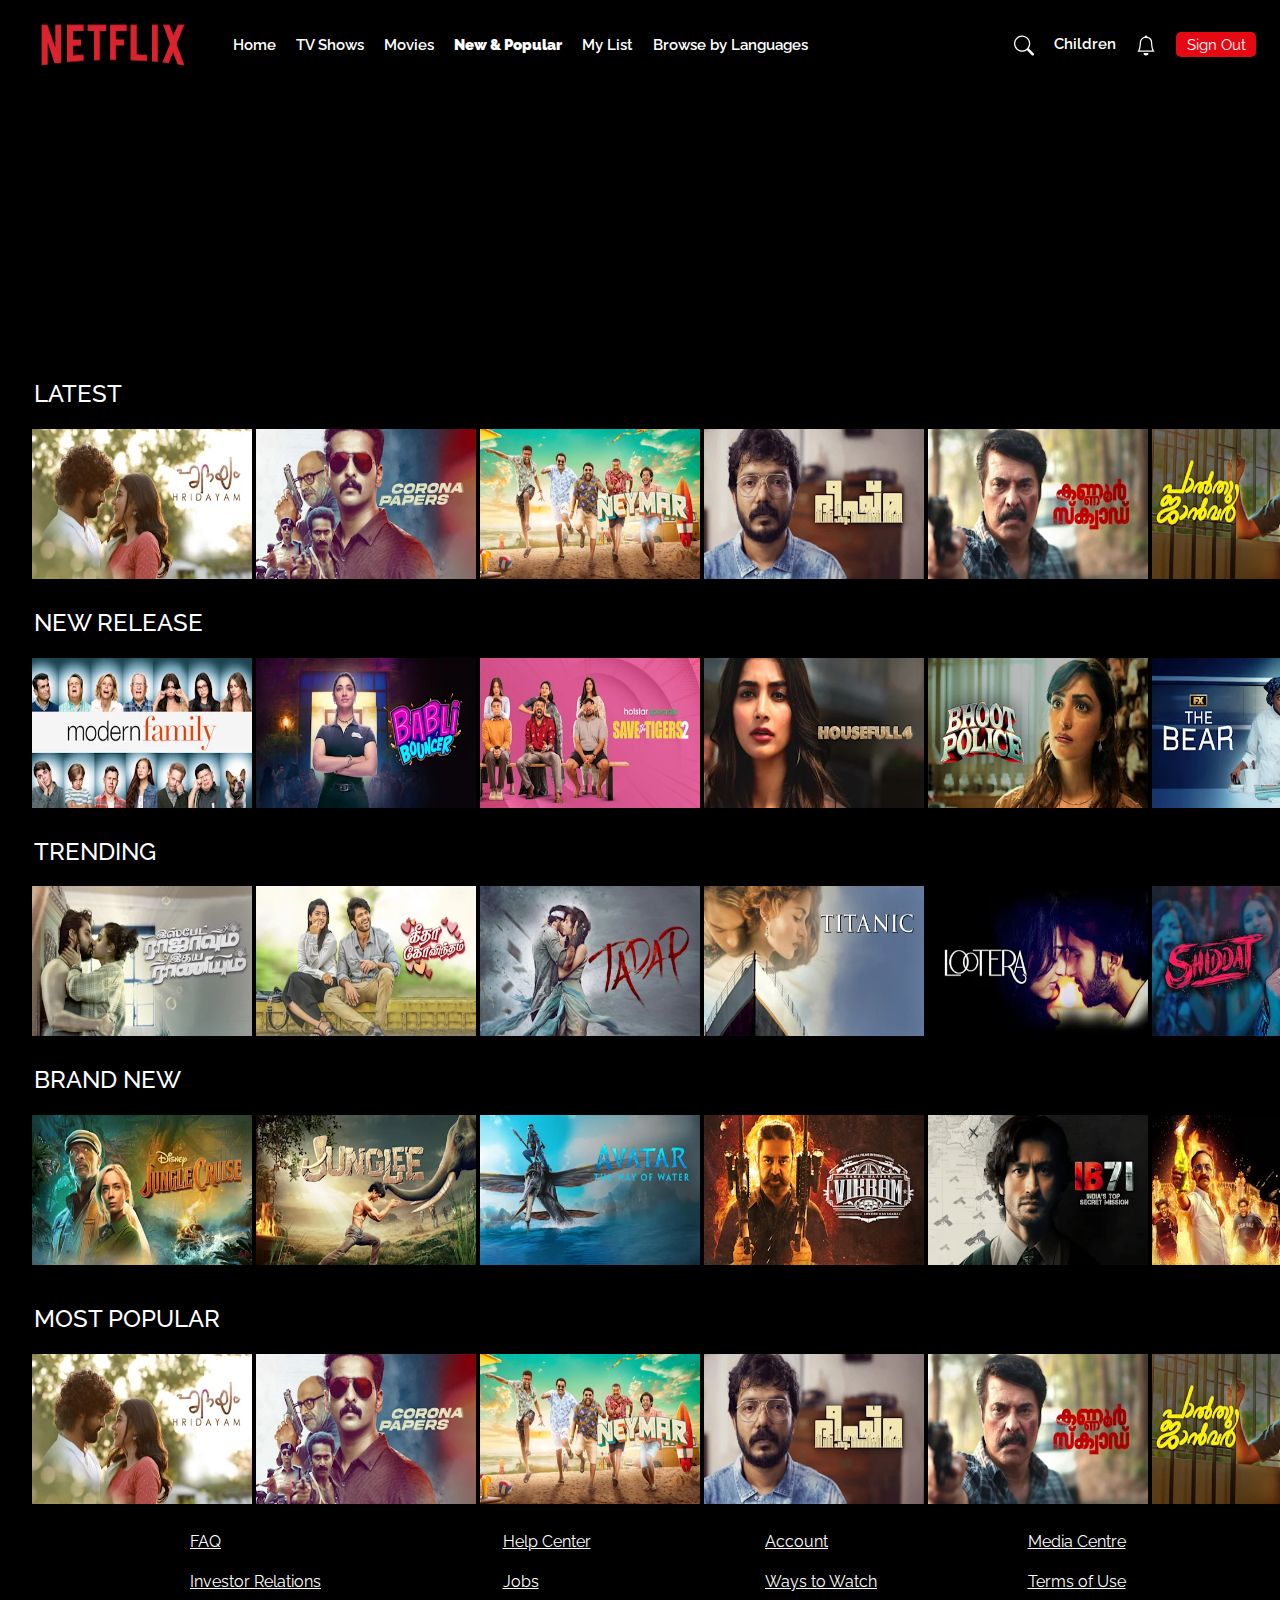
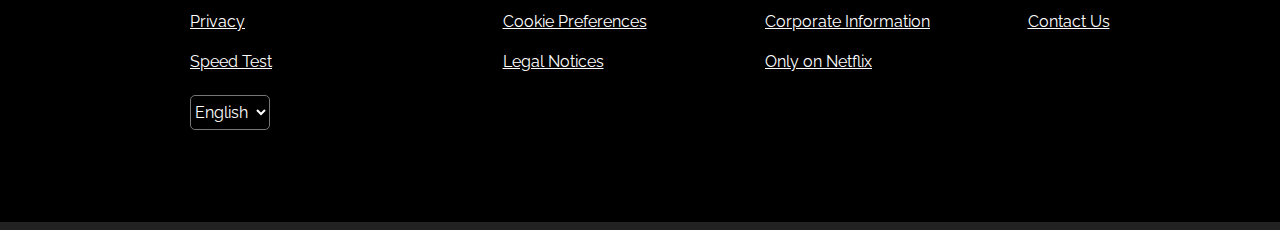
<file: new.html>
<!DOCTYPE html>
<html lang="en">
<head>
    <meta charset="UTF-8">
    <meta name="viewport" content="width=device-width, initial-scale=1.0">
    <title>Document</title>
    <link href="https://cdn.jsdelivr.net/npm/bootstrap@5.3.3/dist/css/bootstrap.min.css" rel="stylesheet" integrity="sha384-QWTKZyjpPEjISv5WaRU9OFeRpok6YctnYmDr5pNlyT2bRjXh0JMhjY6hW+ALEwIH" crossorigin="anonymous">
    <script src="https://cdn.jsdelivr.net/npm/bootstrap@5.3.3/dist/js/bootstrap.bundle.min.js" integrity="sha384-YvpcrYf0tY3lHB60NNkmXc5s9fDVZLESaAA55NDzOxhy9GkcIdslK1eN7N6jIeHz" crossorigin="anonymous"></script>
    <link rel="stylesheet" href="newstyle.css">
    <link rel="preconnect" href="https://fonts.googleapis.com">
    <linkrel="stylesheet"href="https://cdnjs.cloudflare.com/ajax/libs/font-awesome/6.5.2/css/all.min.css"integrity="sha512-SnH5WK+bZxgPHs44uWIX+LLJAJ9/2PkPKZ5QiAj6Ta86w+fsb2TkcmfRyVX3pBnMFcV7oQPJkl9QevSCWr3W6A=="crossorigin="anonymous"referrerpolicy="no-referrer"/>
    <link rel="preconnect" href="https://fonts.gstatic.com" crossorigin>
    <link href="https://fonts.googleapis.com/css2?family=Montserrat:ital,wght@0,100..900;1,100..900&family=Raleway:ital,wght@0,100..900;1,100..900&display=swap" rel="stylesheet">
</head>
<body>
    <header>
        <nav class="navbar  navbar-expand-lg navbar-dark " style="background-color: transparent; position: absolute; top: 0;left:1%">
      
            <a class="navbar-brand logo"  href="#">
                <img src="images/navbar/Netflix_Logo_PMS.png" alt=""width="180" height="80">
            </a>
     <div class="collapse navbar-collapse" id="navbarsupported">
        <ul class="navbar-nav me-auto mb-2 mb-lg-0 nav-space">
            <li class="nav-item"><a type="button" class="navbar-items" href="home.html">Home</a> </li>
            <li class="nav-item"><a type="button" class="navbar-items" href="tvshows.html">TV Shows</a> </li>
            <li class="nav-item"><a type="button" class="navbar-items" href="movies.html">Movies</a> </li>
            <li class="nav-item"><a type="button" class="navbar-items" style="font-weight: 1000;">New & Popular</a> </li>
            <li class="nav-item"><a type="button" class="navbar-items" href="mylist.html">My List</a> </li>
            <li class="nav-item"><a type="button" class="navbar-items" href="languages.html">Browse by Languages</a> </li>
        </ul>
        <ul class="navbar-nav me-auto mb-2 mb-lg-0 nav-dis">
            <li class="nav-item">
                <svg class="search" xmlns="http://www.w3.org/2000/svg" width="16" height="16" fill="currentColor" class="bi bi-search" viewBox="0 0 16 16">
                    <path d="M11.742 10.344a6.5 6.5 0 1 0-1.397 1.398h-.001q.044.06.098.115l3.85 3.85a1 1 0 0 0 1.415-1.414l-3.85-3.85a1 1 0 0 0-.115-.1zM12 6.5a5.5 5.5 0 1 1-11 0 5.5 5.5 0 0 1 11 0"/>
                  </svg>
            </li>
            <li class="nav-item"><a type="button" class="navbar-items">Children</a> </li>
            <li class="nav-item">
                <svg class="bell" xmlns="http://www.w3.org/2000/svg" width="16" height="16" fill="currentColor" class="bi bi-bell" viewBox="0 0 16 16">
                    <path d="M8 16a2 2 0 0 0 2-2H6a2 2 0 0 0 2 2M8 1.918l-.797.161A4 4 0 0 0 4 6c0 .628-.134 2.197-.459 3.742-.16.767-.376 1.566-.663 2.258h10.244c-.287-.692-.502-1.49-.663-2.258C12.134 8.197 12 6.628 12 6a4 4 0 0 0-3.203-3.92zM14.22 12c.223.447.481.801.78 1H1c.299-.199.557-.553.78-1C2.68 10.2 3 6.88 3 6c0-2.42 1.72-4.44 4.005-4.901a1 1 0 1 1 1.99 0A5 5 0 0 1 13 6c0 .88.32 4.2 1.22 6"/>
                  </svg>
            </li>
            <li class="nav-item">
                <a type="button" class="sign-out-btn" href="index.html">Sign Out</a>
            </li>
        </ul>

     </div>
    
        </nav>
    </header>
    <main> 
    <div class="content">
        <div class="container-pos1">
            <h4 class="heading" >LATEST</h4>
            <div class="slider-container">
<div class="late-card">
    <div class="card-size1">
        <img src="images/movies/MAL/1115464-h-5fd12a566a81.webp">
        </div>
        <div class="card-size1">
        <img src="images/movies/MAL/1513320-h-52ffea2bf0fb.webp">
        </div>
        <div class="card-size1">
        <img src="images/movies/MAL/1566552-h-6c82cff35f6b.webp">
        </div>
        <div class="card-size1">
        <img src="images/movies/MAL/1713534762335-h.webp">
        </div>
        <div class="card-size1">
        <img src="images/movies/MAL/1713954840525-h.webp">
        </div>
        <div class="card-size1">
        <img src="images/movies/MAL/1714045737757-h.webp">
        </div>
        <div class="card-size1">
          <img src="images/movies/MAL/1115464-h-5fd12a566a81.webp">
          </div>
          <div class="card-size1">
          <img src="images/movies/MAL/1513320-h-52ffea2bf0fb.webp">
          </div>
          <div class="card-size1">
          <img src="images/movies/MAL/1566552-h-6c82cff35f6b.webp">
          </div>
          <div class="card-size1">
          <img src="images/movies/MAL/1713534762335-h.webp">
          </div>
          <div class="card-size1">
          <img src="images/movies/MAL/1713954840525-h.webp">
          </div>
          <div class="card-size1">
          <img src="images/movies/MAL/1714045737757-h.webp">
          </div>
        </div>
      </div>

      <div class="container-pos2">
        <h4 class="heading" >NEW RELEASE</h4>
        <div class="slider-container">
  <div class="late-card">
  <div class="card-size1">
    <img src="images/movies/comedy/617538-h.webp">
  </div>
  <div class="card-size1">
    <img src="images/movies/comedy/1355615-h-6b80705830d5.webp">
  </div>
  <div class="card-size1">
    <img src="images/movies/comedy/1710437035264-h.webp">
  </div>
  <div class="card-size1">
    <img src="images/movies/comedy/1710929853029-h.webp">
  </div>
  <div class="card-size1">
    <img src="images/movies/comedy/1710936627953-h.webp">
  </div>
  <div class="card-size1">
    <img src="images/movies/comedy/1719905006567-h.webp">
  </div>
  <div class="card-size1">
    <img src="images/movies/comedy/617538-h.webp">
  </div>
  <div class="card-size1">
    <img src="images/movies/comedy/1355615-h-6b80705830d5.webp">
  </div>
  <div class="card-size1">
    <img src="images/movies/comedy/1710437035264-h.webp">
  </div>
  <div class="card-size1">
    <img src="images/movies/comedy/1710929853029-h.webp">
  </div>
  <div class="card-size1">
    <img src="images/movies/comedy/1710936627953-h.webp">
  </div>
  <div class="card-size1">
    <img src="images/movies/comedy/1719905006567-h.webp">
  </div>
  </div>
  </div>

  <div class="container-pos3">
    <h4 class="heading" >TRENDING</h4>
    <div class="slider-container">
    <div class="late-card">
    <div class="card-size1">
      <img src="images/movies/romantic/439725-h.webp">
    </div>
    <div class="card-size1">
      <img src="images/movies/romantic/677598-h.webp">
    </div>
    <div class="card-size1">
      <img src="images/movies/romantic/1106715-h-7b88aaf59197.webp">
    </div>
    <div class="card-size1">
      <img src="images/movies/romantic/1609146-h-e6a276e26a73.webp">
    </div>
    <div class="card-size1">
      <img src="images/movies/romantic/1000055842-h.webp">
    </div>
    <div class="card-size1">
      <img src="images/movies/romantic/1710936271950-h.webp">
    </div>
    <div class="card-size1">
      <img src="images/movies/romantic/439725-h.webp">
    </div>
    <div class="card-size1">
      <img src="images/movies/romantic/677598-h.webp">
    </div>
    <div class="card-size1">
      <img src="images/movies/romantic/1106715-h-7b88aaf59197.webp">
    </div>
    <div class="card-size1">
      <img src="images/movies/romantic/1609146-h-e6a276e26a73.webp">
    </div>
    <div class="card-size1">
      <img src="images/movies/romantic/1000055842-h.webp">
    </div>
    <div class="card-size1">
      <img src="images/movies/romantic/1710936271950-h.webp">
    </div>
    </div>
</div>

<div class="container-pos4">
    <h4 class="heading" >BRAND NEW</h4>
    <div class="slider-container">
<div class="late-card">
<div class="card-size1">
<img src="images/movies/action/1075907-h-75b77647729d.webp">
</div>
<div class="card-size1">
<img src="images/movies/action/441322-h.webp">
</div>
<div class="card-size1">
<img src="images/movies/action/1530221-h-6d561a70286f.webp">
</div>
<div class="card-size1">
<img src="images/movies/action/1630436-h-18323ab5427d.webp">
</div>
<div class="card-size1">
<img src="images/movies/action/1711391679829-h.webp">
</div>
<div class="card-size1">
<img src="images/movies/action/1719516399210-h.webp">
</div>
<div class="late-card">
  <div class="card-size1">
  <img src="images/movies/action/1075907-h-75b77647729d.webp">
  </div>
  <div class="card-size1">
  <img src="images/movies/action/441322-h.webp">
  </div>
  <div class="card-size1">
  <img src="images/movies/action/1530221-h-6d561a70286f.webp">
  </div>
  <div class="card-size1">
  <img src="images/movies/action/1630436-h-18323ab5427d.webp">
  </div>
  <div class="card-size1">
  <img src="images/movies/action/1711391679829-h.webp">
  </div>
  <div class="card-size1">
  <img src="images/movies/action/1719516399210-h.webp">
  </div>
</div>
</div>

<div class="container-pos5">
    <h4 class="heading" >MOST POPULAR</h4>
    <div class="slider-container">
<div class="late-card">
<div class="card-size1">
<img src="images/movies/MAL/1115464-h-5fd12a566a81.webp">
</div>
<div class="card-size1">
<img src="images/movies/MAL/1513320-h-52ffea2bf0fb.webp">
</div>
<div class="card-size1">
<img src="images/movies/MAL/1566552-h-6c82cff35f6b.webp">
</div>
<div class="card-size1">
<img src="images/movies/MAL/1713534762335-h.webp">
</div>
<div class="card-size1">
<img src="images/movies/MAL/1713954840525-h.webp">
</div>
<div class="card-size1">
<img src="images/movies/MAL/1714045737757-h.webp">
</div>
<div class="card-size1">
  <img src="images/movies/MAL/1115464-h-5fd12a566a81.webp">
  </div>
  <div class="card-size1">
  <img src="images/movies/MAL/1513320-h-52ffea2bf0fb.webp">
  </div>
  <div class="card-size1">
  <img src="images/movies/MAL/1566552-h-6c82cff35f6b.webp">
  </div>
  <div class="card-size1">
  <img src="images/movies/MAL/1713534762335-h.webp">
  </div>
  <div class="card-size1">
  <img src="images/movies/MAL/1713954840525-h.webp">
  </div>
  <div class="card-size1">
  <img src="images/movies/MAL/1714045737757-h.webp">
  </div>
</div>
</div>
    </div>
</main>

<footer class="footermain">
    <div class="foot1">
      <p><a class="foot-con" href="">FAQ</a></p>
      <p><a class="foot-con" href="">Investor Relations</a></p>
      <p><a class="foot-con" href="">Privacy</a></p>
      <p><a class="foot-con" href="">Speed Test</a></p>
      <select name="language" class="class-display">
        <option value="" style="background-color: #000">English</option>
        <option value="hindi" style="background-color: #000">
          Hindi
        </option></select
      ><br />
    </div>
    <div class="foot2">
      <p><a class="foot-con" href="">Help Center</a></p>
      <p><a class="foot-con" href="">Jobs</a></p>
      <p><a class="foot-con" href="">Cookie Preferences</a></p>
      <p><a class="foot-con" href="">Legal Notices</a></p>
    </div>
    <div class="foot3">
      <p><a class="foot-con" href="">Account</a></p>
      <p><a class="foot-con" href="">Ways to Watch</a></p>
      <p><a class="foot-con" href="">Corporate Information</a></p>
      <p><a class="foot-con" href="">Only on Netflix</a></p>
    </div>
    <div class="foot4">
      <p><a class="foot-con" href="">Media Centre</a></p>
      <p><a class="foot-con" href="">Terms of Use</a></p>
      <p><a class="foot-con" href="">Contact Us</a></p>
    </div>
  </footer>
</body>
</html>
</file>
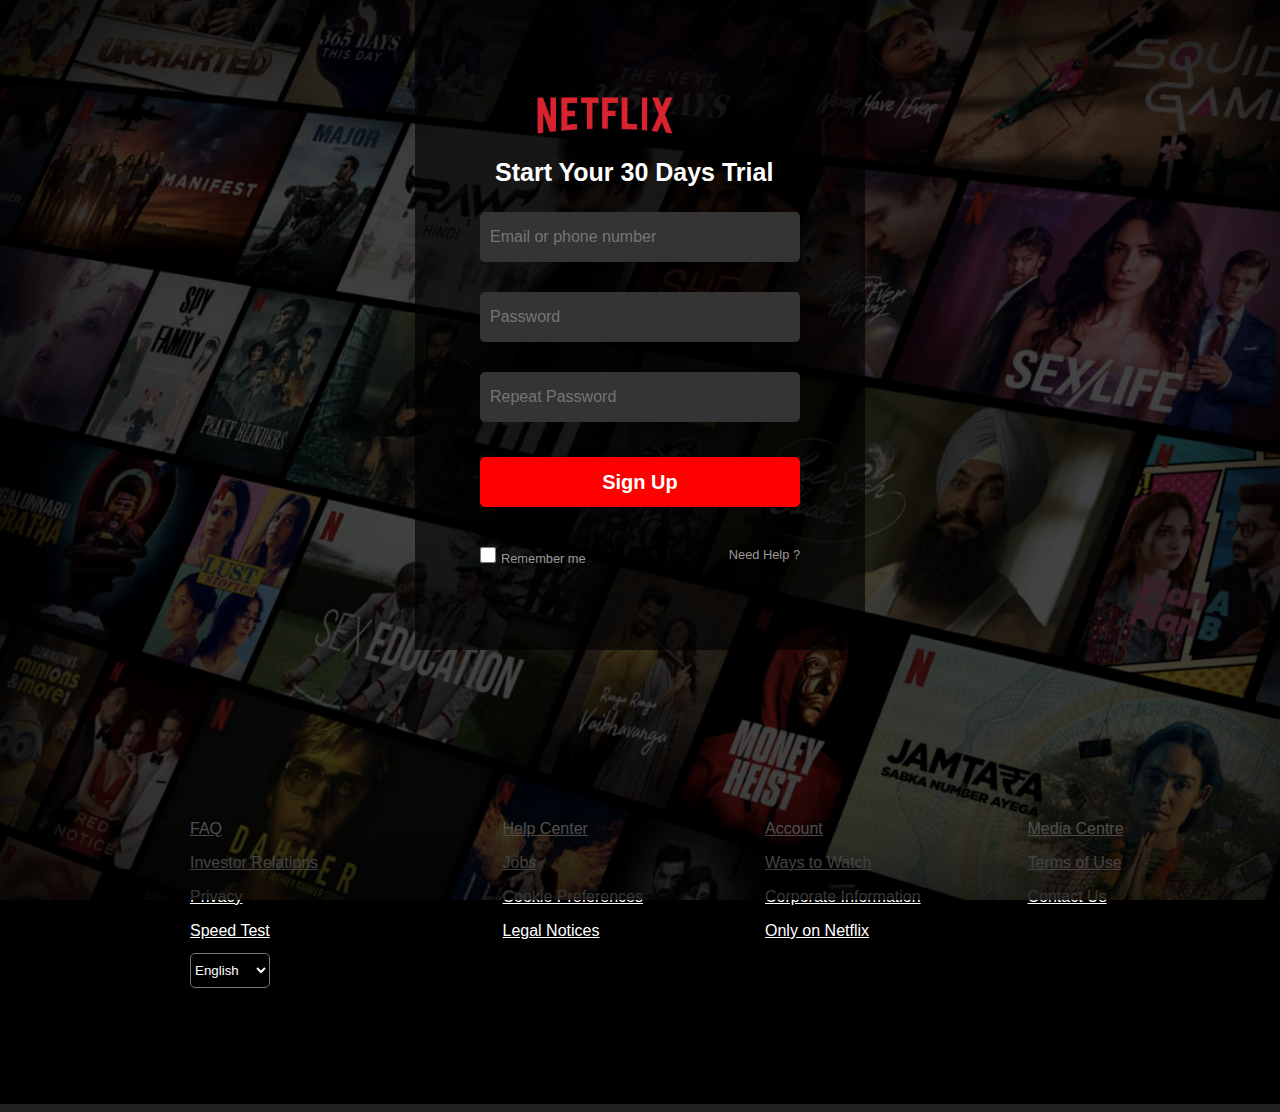
<file: signup.html>
<!DOCTYPE html>
<html lang="en">
  <head>
    <link
      rel="stylesheet"
      href="https://cdnjs.cloudflare.com/ajax/libs/font-awesome/5.14.0/css/all.min.css"
      integrity="sha512-1PKOgIY59xJ8Co8+NE6FZ+LOAZKjy+KY8iq0G4B3CyeY6wYHN3yt9PW0XpSriVlkMXe40PTKnXrLnZ9+fkDaog=="
      crossorigin="anonymous"
    />
    <link rel="stylesheet" href="signupstyle.css" />
    <title>Netflix - Watch TV Shows Online, Watch Movies Online</title>
  </head>
  <body>
    <header class="showcase">
      <div class="showcase-content">
        <div class="formm">
          <form>
            <div class="logo">
                <img src="images/navbar/Netflix_Logo_PMS.png" />
              </div>
              <p class="ppp">Start Your 30 Days Trial</p>
            <div class="info">
              <input class="email" type="email" placeholder="Email or phone number"/>
              <br/>
              <input class="email" type="password" placeholder="Password"/>
              <input class="email" type="password" placeholder="Repeat Password"/>
            </div>
            <div class="btn">
              <a class="btn-primary" type="submit" href="home.html" >Sign Up</a>
            </div>
            <div class="help">
              <div>
                <input value="true" type="checkbox" /><label>Remember me</label>
              </div>

              <a href="https://www.netflix.com/dz-en/LoginHelp">Need Help ?</a>
            </div>
          </form>
        </div>
      </div>

      <footer class="footermain">
        <div class="foot1">
          <p><a class="foot-con" href="">FAQ</a></p>
          <p><a class="foot-con" href="">Investor Relations</a></p>
          <p><a class="foot-con" href="">Privacy</a></p>
          <p><a class="foot-con" href="">Speed Test</a></p>
          <select name="language" class="class-display">
            <option value="" style="background-color: #000">English</option>
            <option value="hindi" style="background-color: #000">
              Hindi
            </option></select
          ><br />
        </div>
        <div class="foot2">
          <p><a class="foot-con" href="">Help Center</a></p>
          <p><a class="foot-con" href="">Jobs</a></p>
          <p><a class="foot-con" href="">Cookie Preferences</a></p>
          <p><a class="foot-con" href="">Legal Notices</a></p>
        </div>
        <div class="foot3">
          <p><a class="foot-con" href="">Account</a></p>
          <p><a class="foot-con" href="">Ways to Watch</a></p>
          <p><a class="foot-con" href="">Corporate Information</a></p>
          <p><a class="foot-con" href="">Only on Netflix</a></p>
        </div>
        <div class="foot4">
          <p><a class="foot-con" href="">Media Centre</a></p>
          <p><a class="foot-con" href="">Terms of Use</a></p>
          <p><a class="foot-con" href="">Contact Us</a></p>
        </div>
      </footer>
    </header>
  </body>
</html>
</file>
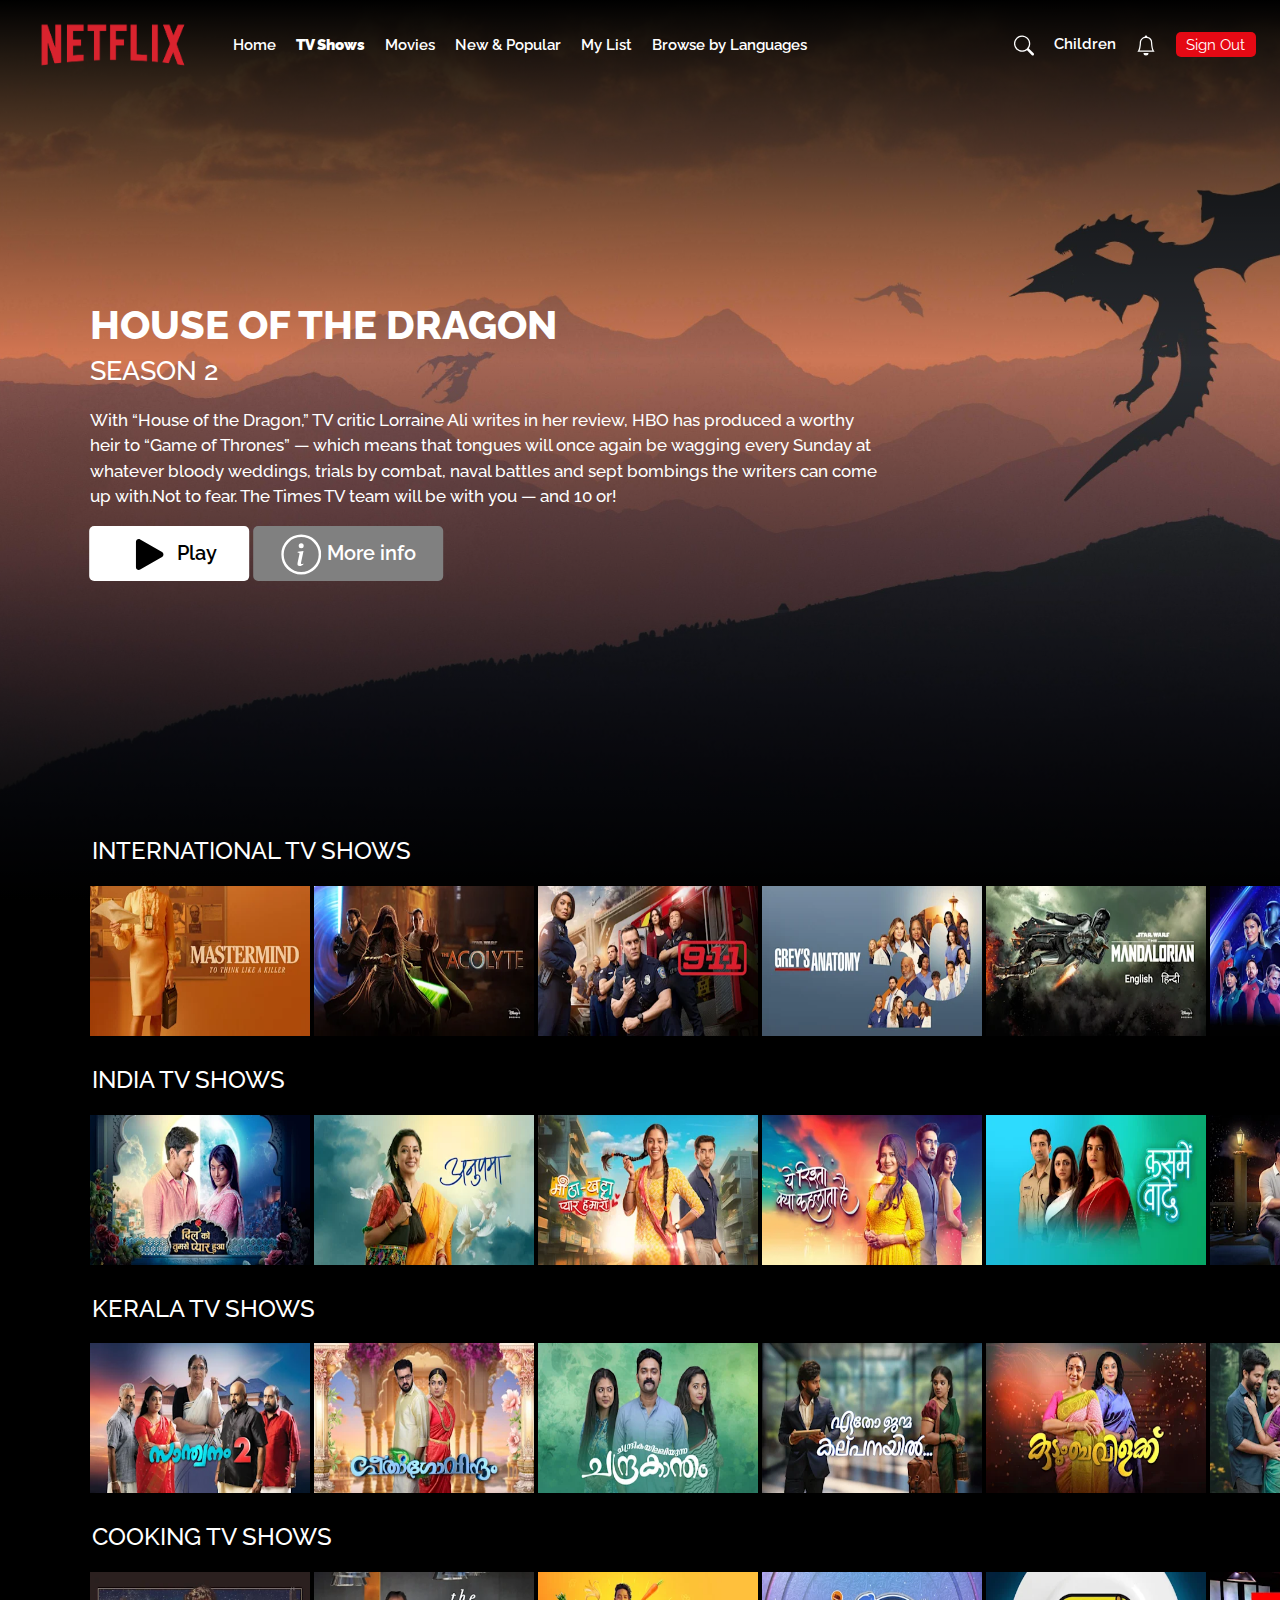
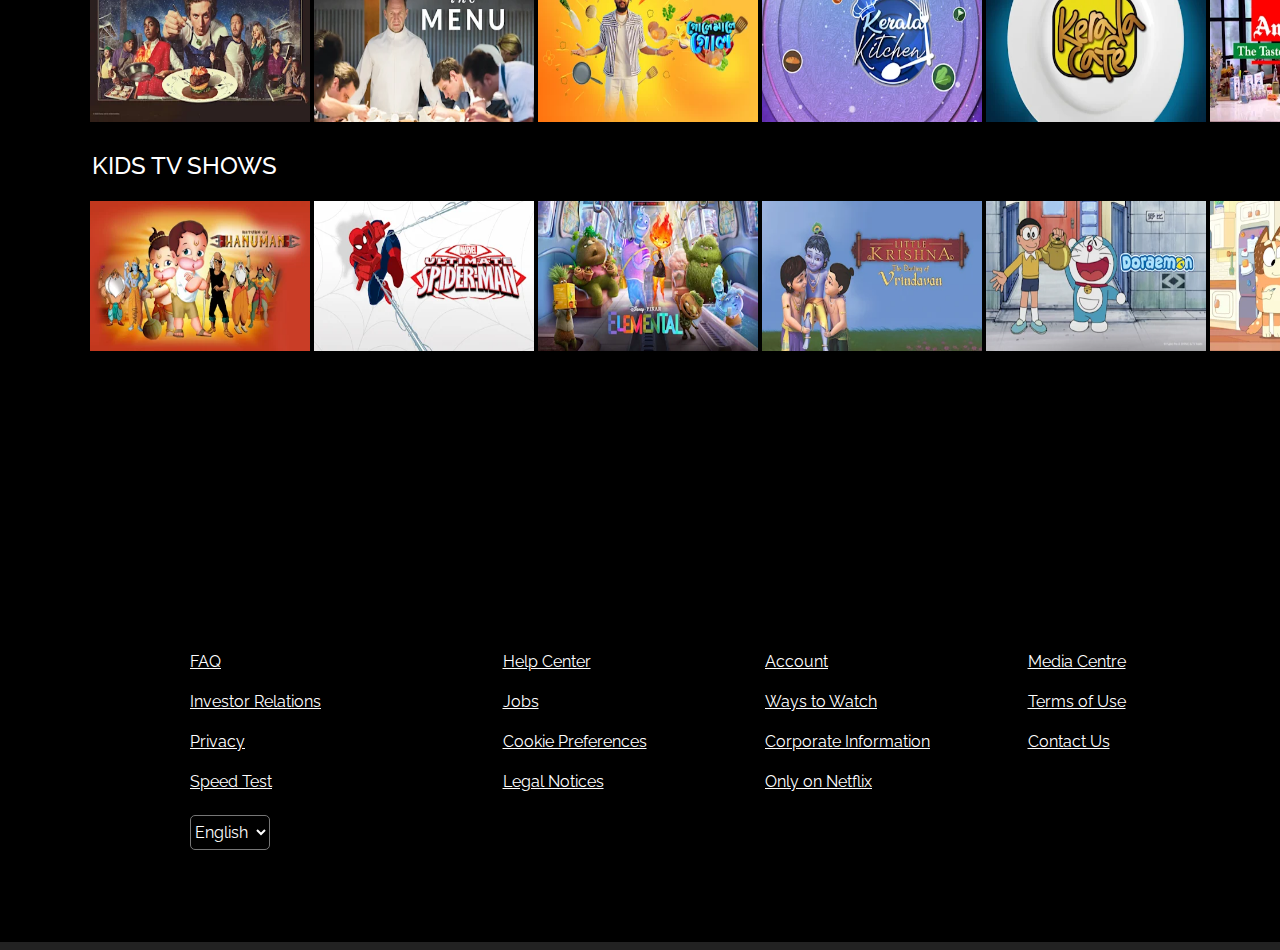
<file: tvshows.html>
<!DOCTYPE html>
<html lang="en">
<head>
    <meta charset="UTF-8">
    <meta name="viewport" content="width=device-width, initial-scale=1.0">
    <title>Document</title>
    <link href="https://cdn.jsdelivr.net/npm/bootstrap@5.3.3/dist/css/bootstrap.min.css" rel="stylesheet" integrity="sha384-QWTKZyjpPEjISv5WaRU9OFeRpok6YctnYmDr5pNlyT2bRjXh0JMhjY6hW+ALEwIH" crossorigin="anonymous">
    <script src="https://cdn.jsdelivr.net/npm/bootstrap@5.3.3/dist/js/bootstrap.bundle.min.js" integrity="sha384-YvpcrYf0tY3lHB60NNkmXc5s9fDVZLESaAA55NDzOxhy9GkcIdslK1eN7N6jIeHz" crossorigin="anonymous"></script>
    <link rel="stylesheet" href="tvshowstyle.css">
    <link rel="preconnect" href="https://fonts.googleapis.com">
    <linkrel="stylesheet"href="https://cdnjs.cloudflare.com/ajax/libs/font-awesome/6.5.2/css/all.min.css"integrity="sha512-SnH5WK+bZxgPHs44uWIX+LLJAJ9/2PkPKZ5QiAj6Ta86w+fsb2TkcmfRyVX3pBnMFcV7oQPJkl9QevSCWr3W6A=="crossorigin="anonymous"referrerpolicy="no-referrer"/>
    <link rel="preconnect" href="https://fonts.gstatic.com" crossorigin>
    <link href="https://fonts.googleapis.com/css2?family=Montserrat:ital,wght@0,100..900;1,100..900&family=Raleway:ital,wght@0,100..900;1,100..900&display=swap" rel="stylesheet">
</head>
<body>
    <header>
        <nav class="navbar  navbar-expand-lg navbar-dark " style="background-color: transparent; position: absolute; top: 0;left:1%">
      
            <a class="navbar-brand logo"  href="#">
                <img src="images/navbar/Netflix_Logo_PMS.png" alt=""width="180" height="80">
            </a>
     <div class="collapse navbar-collapse" id="navbarsupported">
        <ul class="navbar-nav me-auto mb-2 mb-lg-0 nav-space">
            <li class="nav-item"><a type="button" class="navbar-items" href="home.html">Home</a> </li>
            <li class="nav-item"><a type="button" class="navbar-items" style="font-weight: 1000;">TV Shows</a> </li>
            <li class="nav-item"><a type="button" class="navbar-items" href="movies.html">Movies</a> </li>
            <li class="nav-item"><a type="button" class="navbar-items" href="new.html">New & Popular</a> </li>
            <li class="nav-item"><a type="button" class="navbar-items" href="mylist.html">My List</a> </li>
            <li class="nav-item"><a type="button" class="navbar-items" href="languages.html">Browse by Languages</a> </li>
        </ul>
        <ul class="navbar-nav me-auto mb-2 mb-lg-0 nav-dis">
            <li class="nav-item">
                <svg class="search" xmlns="http://www.w3.org/2000/svg" width="16" height="16" fill="currentColor" class="bi bi-search" viewBox="0 0 16 16">
                    <path d="M11.742 10.344a6.5 6.5 0 1 0-1.397 1.398h-.001q.044.06.098.115l3.85 3.85a1 1 0 0 0 1.415-1.414l-3.85-3.85a1 1 0 0 0-.115-.1zM12 6.5a5.5 5.5 0 1 1-11 0 5.5 5.5 0 0 1 11 0"/>
                  </svg>
            </li>
            <li class="nav-item"><a type="button" class="navbar-items">Children</a> </li>
            <li class="nav-item">
                <svg class="bell" xmlns="http://www.w3.org/2000/svg" width="16" height="16" fill="currentColor" class="bi bi-bell" viewBox="0 0 16 16">
                    <path d="M8 16a2 2 0 0 0 2-2H6a2 2 0 0 0 2 2M8 1.918l-.797.161A4 4 0 0 0 4 6c0 .628-.134 2.197-.459 3.742-.16.767-.376 1.566-.663 2.258h10.244c-.287-.692-.502-1.49-.663-2.258C12.134 8.197 12 6.628 12 6a4 4 0 0 0-3.203-3.92zM14.22 12c.223.447.481.801.78 1H1c.299-.199.557-.553.78-1C2.68 10.2 3 6.88 3 6c0-2.42 1.72-4.44 4.005-4.901a1 1 0 1 1 1.99 0A5 5 0 0 1 13 6c0 .88.32 4.2 1.22 6"/>
                  </svg>
            </li>
            <li class="nav-item">
                <a type="button" class="sign-out-btn" href="index.html">Sign Out</a>
            </li>
        </ul>

     </div>
    
        </nav>
    </header>
    <main> 
      <div class="background-image"></div>
      <div class="content">
          <p class="paragraph">HOUSE OF THE DRAGON</p>
          <p class="watch">SEASON 2</p>
          <p class="welcome">With “House of the Dragon,” TV critic Lorraine Ali writes in her review, HBO has produced a worthy heir to “Game of Thrones” — which means that tongues will once again be wagging every Sunday at whatever bloody weddings, trials by combat, naval battles and sept bombings the writers can come up with.Not to fear. The Times TV team will be with you — and 10 or!</p>
          <button type="button" class="play-icon"><svg class="play" xmlns="http://www.w3.org/2000/svg" width="16" height="16" fill="currentColor" class="bi bi-play-fill" viewBox="0 0 16 16">
              <path d="m11.596 8.697-6.363 3.692c-.54.313-1.233-.066-1.233-.697V4.308c0-.63.692-1.01 1.233-.696l6.363 3.692a.802.802 0 0 1 0 1.393"/>
            </svg><i class="bi bi-play-fill"></i>Play </button>
            <button type="button" class="info-icon"><svg class="info" xmlns="http://www.w3.org/2000/svg" width="16" height="16" fill="currentColor" class="bi bi-info-circle" viewBox="0 0 16 16">
              <path d="M8 15A7 7 0 1 1 8 1a7 7 0 0 1 0 14m0 1A8 8 0 1 0 8 0a8 8 0 0 0 0 16"/>
              <path d="m8.93 6.588-2.29.287-.082.38.45.083c.294.07.352.176.288.469l-.738 3.468c-.194.897.105 1.319.808 1.319.545 0 1.178-.252 1.465-.598l.088-.416c-.2.176-.492.246-.686.246-.275 0-.375-.193-.304-.533zM9 4.5a1 1 0 1 1-2 0 1 1 0 0 1 2 0"/>
            </svg><i class="bi bi-play-fill"></i>More info </button>
      </div>
        <div class="container-pos1">
            <h4 class="heading" >INTERNATIONAL TV SHOWS</h4>
            <div class="slider-container">
<div class="late-card">
<div class="card-size1">
<img src="images/tvshows/inter/1720088409067-h.webp">
</div>
<div class="card-size1">
<img src="images/tvshows/inter/1717572037877-h.webp">
</div>
<div class="card-size1">
<img src="images/tvshows/inter/1710485377389-h.webp">
</div>
<div class="card-size1">
<img src="images/tvshows/inter/1710244378205-h.webp">
</div>
<div class="card-size1">
<img src="images/tvshows/inter/1478470-h-211f5b4ce647.webp">
</div>
<div class="card-size1">
<img src="images/tvshows/inter/1270846-h-7800f132effb.webp">
</div>
<div class="card-size1">
  <img src="images/tvshows/inter/1720088409067-h.webp">
  </div>
  <div class="card-size1">
  <img src="images/tvshows/inter/1717572037877-h.webp">
  </div>
  <div class="card-size1">
  <img src="images/tvshows/inter/1710485377389-h.webp">
  </div>
  <div class="card-size1">
  <img src="images/tvshows/inter/1710244378205-h.webp">
  </div>
  <div class="card-size1">
  <img src="images/tvshows/inter/1478470-h-211f5b4ce647.webp">
  </div>
  <div class="card-size1">
  <img src="images/tvshows/inter/1270846-h-7800f132effb.webp">
  </div>
</div>
      </div>

      <div class="container-pos2">
        <h4 class="heading" >INDIA TV SHOWS</h4>
        <div class="slider-container">
  <div class="late-card">
  <div class="card-size1">
    <img src="images/tvshows/hindi/1720537113402-h.webp">
  </div>
  <div class="card-size1">
    <img src="images/tvshows/hindi/1717762859035-h.webp">
  </div>
  <div class="card-size1">
    <img src="images/tvshows/hindi/1713473995669-h.webp">
  </div>
  <div class="card-size1">
    <img src="images/tvshows/hindi/1712060478000-h.webp">
  </div>
  <div class="card-size1">
    <img src="images/tvshows/hindi/1707846441639-h.webp">
  </div>
  <div class="card-size1">
    <img src="images/tvshows/hindi/1598446-h-1d370b7f3871.webp">
  </div>
  <div class="card-size1">
    <img src="images/tvshows/hindi/1720537113402-h.webp">
  </div>
  <div class="card-size1">
    <img src="images/tvshows/hindi/1717762859035-h.webp">
  </div>
  <div class="card-size1">
    <img src="images/tvshows/hindi/1713473995669-h.webp">
  </div>
  <div class="card-size1">
    <img src="images/tvshows/hindi/1712060478000-h.webp">
  </div>
  <div class="card-size1">
    <img src="images/tvshows/hindi/1707846441639-h.webp">
  </div>
  <div class="card-size1">
    <img src="images/tvshows/hindi/1598446-h-1d370b7f3871.webp">
  </div>
  </div>
  </div>

  <div class="container-pos3">
    <h4 class="heading" >KERALA TV SHOWS</h4>
    <div class="slider-container">
    <div class="late-card">
    <div class="card-size1">
      <img src="images/tvshows/malayalam/1718626919627-h.webp">
    </div>
    <div class="card-size1">
      <img src="images/tvshows/malayalam/1709193947799-h.webp">
    </div>
    <div class="card-size1">
      <img src="images/tvshows/malayalam/1708952190772-h.webp">
    </div>
    <div class="card-size1">
      <img src="images/tvshows/malayalam/1655536-h-5c07ac9dcb33.webp">
    </div>
    <div class="card-size1">
      <img src="images/tvshows/malayalam/1647678-h-a68005d5cc43.webp">
    </div>
    <div class="card-size1">
      <img src="images/tvshows/malayalam/1615409-h-b5483b4070a6.webp">
    </div>
    <div class="card-size1">
    <img src="images/tvshows/malayalam/1718626919627-h.webp">
  </div>
  <div class="card-size1">
    <img src="images/tvshows/malayalam/1709193947799-h.webp">
  </div>
  <div class="card-size1">
    <img src="images/tvshows/malayalam/1708952190772-h.webp">
  </div>
  <div class="card-size1">
    <img src="images/tvshows/malayalam/1655536-h-5c07ac9dcb33.webp">
  </div>
  <div class="card-size1">
    <img src="images/tvshows/malayalam/1647678-h-a68005d5cc43.webp">
  </div>
  <div class="card-size1">
    <img src="images/tvshows/malayalam/1615409-h-b5483b4070a6.webp">
  </div>
    </div>
</div>

<div class="container-pos4">
    <h4 class="heading" >COOKING TV SHOWS</h4>
    <div class="slider-container">
<div class="late-card">
<div class="card-size1">
<img src="images/tvshows/cooking/1542748-h-2984d9a5728f.webp">
</div>
<div class="card-size1">
<img src="images/tvshows/cooking/1444451-h-31faa0c6bca4.webp">
</div>
<div class="card-size1">
<img src="images/tvshows/cooking/1059992-h-ba284f37a516.webp">
</div>
<div class="card-size1">
<img src="images/tvshows/cooking/897324-h.webp">
</div>
<div class="card-size1">
<img src="images/tvshows/cooking/16049-h.webp">
</div>
<div class="card-size1">
<img src="images/tvshows/cooking/3953-h.webp">
</div>
<div class="card-size1">
  <img src="images/tvshows/cooking/1542748-h-2984d9a5728f.webp">
  </div>
  <div class="card-size1">
  <img src="images/tvshows/cooking/1444451-h-31faa0c6bca4.webp">
  </div>
  <div class="card-size1">
  <img src="images/tvshows/cooking/1059992-h-ba284f37a516.webp">
  </div>
  <div class="card-size1">
  <img src="images/tvshows/cooking/897324-h.webp">
  </div>
  <div class="card-size1">
  <img src="images/tvshows/cooking/16049-h.webp">
  </div>
  <div class="card-size1">
  <img src="images/tvshows/cooking/3953-h.webp">
  </div>
</div>
</div>

<div class="container-pos5">
    <h4 class="heading" >KIDS TV SHOWS</h4>
    <div class="slider-container">
<div class="late-card">
<div class="card-size1">
<img src="images/tvshows/cartoon/1254090-h-96b6e85c7859.webp">
</div>
<div class="card-size1">
<img src="images/tvshows/cartoon/1297810-h-eaafe5c76231.webp">
</div>
<div class="card-size1">
<img src="images/tvshows/cartoon/1581887-h-b1b47db528b4.webp">
</div>
<div class="card-size1">
<img src="images/tvshows/cartoon/1000192025-h.webp">
</div>
<div class="card-size1">
<img src="images/tvshows/cartoon/1715414139400-h.webp">
</div>
<div class="card-size1">
<img src="images/tvshows/cartoon/1718770662997-h.webp">
</div>
<div class="card-size1">
  <img src="images/tvshows/cartoon/1254090-h-96b6e85c7859.webp">
  </div>
  <div class="card-size1">
  <img src="images/tvshows/cartoon/1297810-h-eaafe5c76231.webp">
  </div>
  <div class="card-size1">
  <img src="images/tvshows/cartoon/1581887-h-b1b47db528b4.webp">
  </div>
  <div class="card-size1">
  <img src="images/tvshows/cartoon/1000192025-h.webp">
  </div>
  <div class="card-size1">
  <img src="images/tvshows/cartoon/1715414139400-h.webp">
  </div>
  <div class="card-size1">
  <img src="images/tvshows/cartoon/1718770662997-h.webp">
  </div>
</div>
</div>

</main>

<footer class="footermain">
    <div class="foot1">
      <p><a class="foot-con" href="">FAQ</a></p>
      <p><a class="foot-con" href="">Investor Relations</a></p>
      <p><a class="foot-con" href="">Privacy</a></p>
      <p><a class="foot-con" href="">Speed Test</a></p>
      <select name="language" class="class-display">
        <option value="" style="background-color: #000">English</option>
        <option value="hindi" style="background-color: #000">
          Hindi
        </option></select
      ><br />
    </div>
    <div class="foot2">
      <p><a class="foot-con" href="">Help Center</a></p>
      <p><a class="foot-con" href="">Jobs</a></p>
      <p><a class="foot-con" href="">Cookie Preferences</a></p>
      <p><a class="foot-con" href="">Legal Notices</a></p>
    </div>
    <div class="foot3">
      <p><a class="foot-con" href="">Account</a></p>
      <p><a class="foot-con" href="">Ways to Watch</a></p>
      <p><a class="foot-con" href="">Corporate Information</a></p>
      <p><a class="foot-con" href="">Only on Netflix</a></p>
    </div>
    <div class="foot4">
      <p><a class="foot-con" href="">Media Centre</a></p>
      <p><a class="foot-con" href="">Terms of Use</a></p>
      <p><a class="foot-con" href="">Contact Us</a></p>
    </div>
  </footer>
</body>
</html>
</file>
<file: indexstyle.css>
* {
  box-sizing: border-box;
}
body {
  margin: 0;
  font-family: "Raleway";
  background-color: black;
}

header {
  position: absolute;
  top: 0;
  width: 100%;
  z-index: 1000;
}

.navbar {
  height: 120px;
  width: 100%;
  background-color: transparent;
  display: flex;
  justify-content: space-between;
  align-items: center;
  position: relative;
  padding: 10px 20px;
}

.logo {
  margin-left: 30px;
}

.nav-space {
  margin-left: 650px;
}
.nav-space li {
  margin: 10px;
}
.home-btn {
  display: flex;
  align-items: center;
  justify-content: center;
  background-color: white;
  color: black;
  border-radius: 5px;
  font-size: 16px;
  text-decoration: none;
  font-weight: 600;
  width: 80px;
  height: 35px;
  border: none;
}
.sign-out-btn {
  background-color: rgb(229, 9, 20);
  color: #ffffff;
  border-radius: 5px;
  font-size: 15px;
  width: 80px;
  height: 35px;
  border: none;
}
.sign-out-btn:hover {
  background-color: rgb(200, 0, 10);
}
.class-display {
  background-color: transparent;
  border-radius: 5px;
  width: 80px;
  height: 35px;
  color: #fff;
}

main {
  margin-top: 0px;
  position: relative;
  z-index: 1;
}

.background-image {
  background-image: linear-gradient(to bottom, black, transparent 40%, black),
    url("images/body/IN-en-20240701-POP_SIGNUP_TWO_WEEKS-perspective_WEB_b00eeb83-a7e8-4b5b-8ff7-86ed92c51caf_large.jpg");
  background-size: cover;
  background-position: center;
  min-height: 100vh;
  position: relative;
  z-index: 0;
}

.content {
  position: absolute;
  top: 45%;
  left: 40%;
}

.welcome {
  font-size: 27px;
  font-weight: 500;
  color: white;
}

.paragraph {
  font-size: 50px;
  font-weight: 700;
  color: white;
  margin-left: -335px;
  margin-top: -20px;
}

.watch {
  font-size: 27px;
  font-weight: 500;
  color: white;
  margin-left: -110px;
  margin-top: -20px;
}

.signup {
  display: flex;
  align-items: center;
  justify-content: center;
  text-decoration: none;
  background-color: rgb(229, 9, 20);
  color: #ffffff;
  border-radius: 5px;
  font-size: 20px;
  font-weight: 600;
  width: 180px;
  height: 55px;
  border: none;
}
.signup:hover {
  background-color: rgb(200, 0, 10);
}

.hr {
  height: 5rem;
  color: white;
}

.content2 {
  position: absolute;
  width: 100%;
  height: 570px;
  border-top: 8px solid #222;
  padding: 2rem 1rem;
  border-left: none;
  border-right: none;
}

.vid {
  position: absolute;
  margin-left: 900px;
  margin-top: -270px;
}

.enjoy {
  margin-left: 180px;
  margin-top: 200px;
  font-stretch: expanded;
  font-size: 50px;
  font-weight: 900;
  color: white;
}

.enjoy2 {
  margin-left: 180px;
  margin-top: 1rem;
  font-stretch: expanded;
  font-size: 23px;
  font-weight: 500;
  color: white;
}

.enjoyimg {
  margin-left: 820px;
  margin-bottom: 100px;
  position: absolute;
  top: 50%;
  transform: translateY(-50%);
}

.content3 {
  margin-top: 600px;
  position: absolute;
  width: 100%;
  height: 570px;
  border-top: 8px solid #222;
  padding: 2rem 1rem;
  border-left: none;
  border-right: none;
}

.stranger {
  margin-left: 760px;
  margin-top: 100px;
  font-stretch: expanded;
  font-size: 50px;
  font-weight: 900;
  color: white;
}

.stranger2 {
  margin-left: 760px;
  margin-top: 1rem;
  font-stretch: expanded;
  font-size: 23px;
  font-weight: 500;
  color: white;
}

.stranger-image-container {
  width: 550px;
  margin-left: 190px;
  margin-bottom: 100px;
  position: relative;
  top: -380px;
}

.stranger-image {
  width: 100%;
}

.inner-container {
  position: absolute;
  bottom: 8%;
  left: 50%;
  transform: translateX(-50%);
  width: 100%;
  height: 80px;
  min-height: 80px;
  max-width: 16em;
  display: flex;
  align-items: center;
  background-color: black;
  border: 2px solid rgba(255, 255, 255, 0.25);
  border-radius: 10px;
  height: 60px;
  padding: 0.25rem 0.6rem;
  gap: 15px;
}

.inner-image-container {
  width: 30%;
}

.inner-image {
  width: 100%;
  height: 100%;
}

.inner-image-details {
  width: 60%;
}

.inner-image-title {
  font-size: 13px;
  font-weight: 500;
}

.inner-image-downloading {
  font-size: 12px;
  font-weight: 400;
  color: rgb(63, 63, 246);
}

.loading-container {
  width: 20%;
  height: 100%;
}

.loading {
  width: 100%;
  height: 100%;
}

.content4 {
  margin-top: 1200px;
  position: absolute;
  width: 100%;
  height: 570px;
  border-top: 8px solid #222;
  padding: 2rem 1rem;
  border-left: none;
  border-right: none;
}

.stream {
  margin-left: 200px;
  margin-top: 170px;
  font-stretch: expanded;
  font-size: 50px;
  font-weight: 900;
  color: white;
}

.stream2 {
  margin-left: 180px;
  margin-top: 1rem;
  font-stretch: expanded;
  font-size: 23px;
  font-weight: 500;
  color: white;
}

.streamimg {
  margin-left: 700px;
  margin-bottom: 100px;
  position: absolute;
  top: 50%;
  transform: translateY(-50%);
  width: 750px;
}

.vid2 {
  position: absolute;
  margin-left: 830px;
  margin-top: -340px;
}


.content5 {
  margin-top: 1800px;
  position: absolute;
  width: 100%;
  height: 570px;
  border-top: 8px solid #222;
  padding: 2rem 1rem;
  border-left: none;
  border-right: none;
}

.kids {
  margin-left: 780px;
  margin-top: 100px;
  font-stretch: expanded;
  font-size: 50px;
  font-weight: 900;
  color: white;
}

.kids2 {
  margin-left: 780px;
  margin-top: 1rem;
  font-stretch: expanded;
  font-size: 23px;
  font-weight: 500;
  color: white;
}

.kidsimg {
  margin-left: 130px;
  margin-bottom: 100px;
  position: absolute;
  top: 50%;
  transform: translateY(-50%);
}

.content6 {
  margin-top: 2400px;
  position: absolute;
  width: 100%;
  height: 800px;
  border-top: 8px solid #222;
  border-bottom: 8px solid #222;
  padding: 2rem 1rem;
  border-left: none;
  border-right: none;
}

.fre-heading {
  font-size: 50px;
  text-align: center;
  font-weight: 600;
  margin: 1rem 3rem;
  font-weight: 900;
  color: white;
}

.accr {
  margin-bottom: 0px;
  width: 150vh;
  margin-left: 160px;
}

.accr-head {
  background-color: #303030;
  color: white;
  border: 1px solid #303030;
  padding: 25px 20px;
}


.accr-head:not(.collapsed) {
  background-color: #303030;
  color: #fff;
}


.accr-head.collapsed {
  background-color: #303030;
  color: white;
}


.accr .accordion-body {
  padding: 10px 20px;
  background-color: #303030;
  color: #fff;
}

.trial {
  color: #fff;
  font-size: 20px;
  margin-left: 200px;
  margin-top: 40px;
  font-weight: 500;
}

.email-tag {
  margin-bottom: 30px;
  margin-bottom: 5px;
  width: 100%;
  height: 50px;
  border-radius: 5px;
  border: none;
  padding: 10px;
  font-size: inherit;
}

.signem {
  margin-left: 200px;
  margin-bottom: 50px;
}

.emm {
  margin-right: 10px;
  margin-left: 220px;
  width: 390px;
  height: 55px;
  border-radius: 5px;
  border: 1px solid white;
  padding: 10px;
  font-size: inherit;
  background-color: transparent;
  border-color: white;
}



.signuplast {
  display: flex;
  justify-content: center;
  align-items: center;
  text-decoration: none;
  background-color: rgb(229, 9, 20);
  color: #ffffff;
  border-radius: 5px;
  font-size: 25px;
  font-weight: 600;
  width: 240px;
  height: 55px;
  border: none;
  margin-top: -55px;
  margin-left: 620px;
}

.footermain {
  margin-top: 450vh;
  display: flex;
  justify-content: center;
  align-items: flex-start;
  height: 300px;
  border-bottom: 8px solid #222;
}

.footermain > div {
  flex: 1;
  display: flex;
  flex-direction: column;
  align-items: flex-start;
  margin-top: 0;
}

.foot-con {
  color: #fff;
  text-decoration: none;
}

.foot5 {
  margin-left: 190px;
  margin-top: -45vh;
}

.foot1 {
  margin-left: 190px;
}

.foot2 {
  margin-left: 60px;
}

.foot3 {
  margin-left: 10px;
}

.foot4 {
  margin-left: 10px;
}
</file>
<file: homestyle.css>
* {
  box-sizing: border-box;
}
body {
  margin: 0;
  font-family: "Raleway";
  background-color: black;
}

header {
  position: absolute;
  top: 0;
  width: 100%;
  z-index: 1000;
}

.navbar {
  height: 90px;
  width: 100%;
  background-color: transparent;
  position: sticky;
  left: 0;
  z-index: 1000;
}

.navbar-items {
  text-decoration: none;
  color: #fff;
  font-size: 15px;
  font-weight: 600;
}

.nav-item-icon {
  margin-left: 200px;
}

.logo {
  margin-left: 10px;
  margin-right: auto;
}

.nav-space {
  margin-left: 20px;
}
.nav-space li {
  margin: 10px;
}

.sign-out-btn {
  display: flex;
  align-items: center;
  justify-content: center;
  text-decoration: none;
  background-color: rgb(229, 9, 20);
  color: #ffffff;
  border-radius: 5px;
  font-size: 15px;
  width: 80px;
  height: 25px;
  border: none;
}
.sign-out-btn:hover {
  background-color: rgb(200, 0, 10);
}

main {
  margin-top: 0px;
  position: relative;
  z-index: 1;
}

.background-image {
  margin-top: 100px;
  background-image: linear-gradient(to bottom, black, transparent 20%, black),
    url("images/movies/background/R.jpeg");
  background-size: cover;
  background-position: center;
  min-height: 100vh;
  position: relative;
  z-index: 0;
}

.content {
  position: absolute;
  top: 35%;
  left: 28%;
  transform: translateX(-50%);
}

.welcome {
  font-size: 17px;
  font-weight: 500;
  color: white;
  margin-left: 0px;
}


.paragraph {
  font-size: 40px;
  font-weight: 800;
  color: white;
  margin-left: 0;
  margin-top: -20px;
}

.watch {
  font-size: 27px;
  font-weight: 500;
  color: white;
  margin-left: 0;
  margin-top: -20px;
}

.play-icon {
  background-color: #fff;
  color: black;
  border-radius: 5px;
  font-size: 20px;
  font-weight: 600;
  width: 160px;
  height: 55px;
  border: none;
  margin-left: 0;
}

.play-icon:hover {
  background-color: black;
  color: #fff;
}

.play {
  width: 55px;
  height: 55px;
}

.info {
  width: 40px;
  height: 55px;
  margin-right: 6px;
}

.info-icon {
  background-color: grey;
  color: #fff;
  border-radius: 5px;
  font-size: 20px;
  font-weight: 600;
  width: 190px;
  height: 55px;
  border: none;
  margin-left: 0;
}

.info-icon:hover {
  background-color: black;
  color: #fff;
}

.search {
  width: 20px;
  height: 25px;
  color: white;
  margin-top: 0px;
  margin-right: 20px;
  margin-left: 160px;
}

.bell {
  width: 20px;
  height: 25px;
  color: white;
  margin-top: 0px;
  margin-left: 20px;
  margin-right: 20px;
}

.container-pos1 {
  position: absolute;
  top: 93%;
  left: 4.5%;
  transform: translateX(20px);
}
.container-pos3 {
  position: absolute;
  margin-top: 40px;
  left: -20px;
  transform: translateX(20px);
}
.container-pos2 {
  position: absolute;
  margin-top: 20px;
  left: -20px;
  transform: translateX(20px);
}
.container-pos4 {
  position: absolute;
  margin-top: 300px;
  left: -20px;
  transform: translateX(20px);
}

.container-pos5 {
  position: absolute;
  margin-top: 20px;
  left: -20px;
  transform: translateX(20px);
}

.heading {
  color: #fff;
  margin-left: 2px;
  margin-bottom: 10px;
}

.slider-container {
  overflow-x: auto;
  overflow-y: hidden;
  white-space: nowrap;
  scrollbar-width: none;
  -ms-overflow-style: none;
  max-width: 182vh;
}

.slider-container::-webkit-scrollbar {
  display: none;
}

.late-card {
  display: inline-flex;
  top: 500px;
  margin-top: 10px;
  margin-left: 10px;
  justify-content: space-between;
  align-items: start;
}
.card-size1 {
  width: 220px;
  height: 150px;
  cursor: pointer;
  margin: 2px;
  margin-bottom: 10px;
}
.card-size1 img {
  width: 100%;
  height: 100%;
  transition: 0.1s ease-in;
}

.card-size1:hover img {
  transform: scale(1.1);
}

.slider-container-top {
  overflow-x: auto;
  overflow-y: hidden;
  white-space: nowrap;
  scrollbar-width: none;
  -ms-overflow-style: none;
  max-width: 182vh;
}

.late-card-top {
  display: inline-flex;
  gap: 10px;
  padding: 10px;
}

.card-size-top {
  flex: 0 0 calc(12.5% - 10px);
  height: 300px;
  width: 220px;
  position: relative;
}

.split-container {
  height: 250px;
  position: relative;
  overflow: hidden;
  border-radius: 8px;
  width: 300px;
}

.heading-top {
  position: absolute;
  top: 0;
  left: 0;
  width: 100%;
  padding: 20px;
  z-index: 1;
}

.top-1 {
  position: absolute;
  font-style: inherit;
  font-family: 'Arial', sans-serif;
  font-size: 165px;
  color: black;
  top: 80px;
  left: 0%;
  text-shadow: -5px -5px 0 gray, 5px -5px 0 gray, -5px 5px 0 gray,
    5px 5px 0 gray;
  z-index: 0;
}
.image-container {
  position: relative;
  height: 100%;
  z-index: 0;
}

.image-container img {
  display: block;
  width: 220px;
  height: 100%;
  object-fit: cover;
  border-radius: 8px;
}

.image-container:hover img {
  transform: scale(1.1);
}

.foot1 {
  margin-top: 190vh;
  margin-left: 150px;
}

.foot-con {
  color: #fff;
}

.foot2 {
  margin-top: -235px;
  margin-left: 500px;
}

.foot3 {
  margin-top: -165px;
  margin-left: 800px;
}

.foot4 {
  margin-top: -165px;
  margin-left: 1200px;
}

/* .foot5 {
        margin-top: -200px;
        margin-left: 150px;
        
    } */

.footermain {
  height: 300px;
  border-bottom: 8px solid #222;
}
</file>
<file: languagesstyle.css>
* {
  box-sizing: border-box;
}
body {
  margin: 0;
  font-family: "Raleway";
  background-color: black;
}

header {
  position: absolute;
  top: 0;
  width: 100%;
  z-index: 1000;
}

.navbar {
  height: 90px;
  width: 100%;
  background-color: transparent;
  position: sticky;
  left: 0;
  z-index: 1000;
}

.navbar-items {
  text-decoration: none;
  color: #fff;
  font-size: 15px;
  font-weight: 600;
}

.nav-item-icon {
  margin-left: 200px;
}

.logo {
  margin-left: 10px;
  margin-right: auto;
}

.nav-space {
  margin-left: 20px;
}
.nav-space li {
  margin: 10px;
}

.play-icon {
  background-color: #fff;
  color: black;
  border-radius: 5px;
  font-size: 20px;
  font-weight: 600;
  width: 160px;
  height: 55px;
  border: none;
  margin-left: 0;
}

.play-icon:hover {
  background-color: black;
  color: #fff;
}

.play {
  width: 55px;
  height: 55px;
}

.info {
  width: 40px;
  height: 55px;
  margin-right: 6px;
}

.info-icon {
  background-color: grey;
  color: #fff;
  border-radius: 5px;
  font-size: 20px;
  font-weight: 600;
  width: 190px;
  height: 55px;
  border: none;
  margin-left: 0;
}

.info-icon:hover {
  background-color: black;
  color: #fff;
}

.search {
  width: 20px;
  height: 25px;
  color: white;
  margin-top: 0px;
  margin-right: 20px;
  margin-left: 160px;
}

.bell {
  width: 20px;
  height: 25px;
  color: white;
  margin-top: 0px;
  margin-left: 20px;
  margin-right: 20px;
}

.sign-out-btn {
  display: flex;
  align-items: center;
  justify-content: center;
  text-decoration: none;
  background-color: rgb(229, 9, 20);
  color: #ffffff;
  border-radius: 5px;
  font-size: 15px;
  width: 80px;
  height: 25px;
  border: none;
}
.sign-out-btn:hover {
  background-color: rgb(200, 0, 10);
}

main {
  margin-top: 0px;
  position: relative;
  z-index: 1;
}

.content {
  position: absolute;
  margin-top: -1150px;
}

.container-pos1 {
  position: absolute;
  top: 93%;
  left: 4.5%;
  transform: translateX(20px);
}
.heading {
  color: #fff;
  margin-left: 14px;
}

.slider-container {
  overflow-x: auto;
  overflow-y: hidden;
  white-space: nowrap;
  scrollbar-width: none;
  -ms-overflow-style: none;
  max-width: 182vh;
}

.slider-container::-webkit-scrollbar {
  display: none; /* Hide scrollbar for WebKit (Chrome, Safari, etc.) */
}

.late-card {
  display: inline-flex;
  top: 500px;
  margin-top: 10px;
  margin-left: 10px;
  justify-content: space-between;
  align-items: start;
}
.card-size1 {
  width: 220px;
  height: 150px;
  cursor: pointer;
  margin: 2px;
  margin-bottom: 10px;
}
.card-size1 img {
  width: 100%;
  height: 100%;
  transition: 0.1s ease-in;
}

.card-size1:hover img {
  transform: scale(1.1);
}

.container-pos2 {
  position: absolute;
  margin-top: 20px;
  left: -20px;
  transform: translateX(20px);
}

.container-pos3 {
  position: absolute;
  margin-top: 20px;
  left: -20px;
  transform: translateX(20px);
}

.container-pos4 {
  position: absolute;
  margin-top: 20px;
  left: -20px;
  transform: translateX(20px);
}

.container-pos5 {
  position: absolute;
  margin-top: 20px;
  left: -20px;
  transform: translateX(20px);
}

.footermain {
  margin-top: 180vh;
  display: flex;
  justify-content: center;
  align-items: flex-start;
  height: 300px;
  border-bottom: 8px solid #222;
}

.footermain > div {
  flex: 1;
  display: flex;
  flex-direction: column;
  align-items: flex-start;
  margin-top: 0;
}

.foot-con {
  color: #fff;
  text-decoration: underline;
}

.foot1 {
  margin-left: 190px;
}

.foot2 {
  margin-left: 60px;
}

.foot3 {
  margin-left: 10px;
}

.foot4 {
  margin-left: 10px;
}

.class-display {
  margin-top: 5px;
  background-color: transparent;
  border-radius: 5px;
  width: 80px;
  height: 35px;
  color: #fff;
}

.watch {
  font-size: 27px;
  font-weight: 500;
  color: white;
  margin-left: 93px;
  margin-top: -95px;
}

.watch-sel {
  font-size: 15px;
  font-weight: 300;
  color: white;
  margin-left: 600px;
  margin-top: -55px;
}

.select {
  margin-top: 5px;
  background-color: transparent;
  border-radius: 5px;
  width: 180px;
  height: 25px;
  color: #fff;
}

.watch-sel-1 {
  font-size: 15px;
  font-weight: 300;
  color: white;
  margin-left: 1150px;
  margin-top: -47px;
}
</file>
<file: moviesstyle.css>
* {
  box-sizing: border-box;
}
body {
  margin: 0;
  font-family: "Raleway";
  background-color: black;
}

header {
  position: absolute;
  top: 0;
  width: 100%;
  z-index: 1000;
}

.navbar {
  height: 90px;
  width: 100%;
  background-color: transparent;
  position: sticky;
  left: 0;
  z-index: 1000;
}

.navbar-items {
  text-decoration: none;
  color: #fff;
  font-size: 15px;
  font-weight: 600;
}

.nav-item-icon {
  margin-left: 200px;
}

.logo {
  margin-left: 10px;
  margin-right: auto;
}

.nav-space {
  margin-left: 20px;
}
.nav-space li {
  margin: 10px;
}

.sign-out-btn {
  display: flex;
  align-items: center;
  justify-content: center;
  text-decoration: none;
  background-color: rgb(229, 9, 20);
  color: #ffffff;
  border-radius: 5px;
  font-size: 15px;
  width: 80px;
  height: 25px;
  border: none;
}
.sign-out-btn:hover {
  background-color: rgb(200, 0, 10);
}

main {
  margin-top: 0px;
  position: relative;
  z-index: 1;
}

.background-image {
  background-image: linear-gradient(to bottom, black, transparent 40%, black),
    url("images/tvshows/background/the-boys-the-homelander-character-ccktk6mjbu8w8bqv.jpg");
  background-size: cover;
  background-position: center;
  min-height: 100vh;
  position: relative;
  z-index: 0;
}

.content {
  position: absolute;
  top: 35%;
  left: 38%;
  transform: translateX(-50%);
}

.welcome {
  font-size: 17px;
  font-weight: 500;
  color: white;
  margin-left: 0;
}

.paragraph {
  font-size: 40px;
  font-weight: 800;
  color: white;
  margin-left: 0;
  margin-top: -20px;
}

.watch {
  font-size: 27px;
  font-weight: 500;
  color: white;
  margin-left: 0;
  margin-top: -20px;
}

.play-icon {
  background-color: #fff;
  color: black;
  border-radius: 5px;
  font-size: 20px;
  font-weight: 600;
  width: 160px;
  height: 55px;
  border: none;
  margin-left: 0;
}

.play-icon:hover {
  background-color: black;
  color: #fff;
}

.play {
  width: 55px;
  height: 55px;
}

.info {
  width: 40px;
  height: 55px;
  margin-right: 6px;
}

.info-icon {
  background-color: grey;
  color: #fff;
  border-radius: 5px;
  font-size: 20px;
  font-weight: 600;
  width: 190px;
  height: 55px;
  border: none;
  margin-left: 0;
}

.info-icon:hover {
  background-color: black;
  color: #fff;
}

.search {
  width: 20px;
  height: 25px;
  color: white;
  margin-top: 0px;
  margin-right: 20px;
  margin-left: 160px;
}

.bell {
  width: 20px;
  height: 25px;
  color: white;
  margin-top: 0px;
  margin-left: 20px;
  margin-right: 20px;
}

.container-pos1 {
  position: absolute;
  top: 93%;
  left: 4.5%;
  transform: translateX(20px);
}
.heading {
  color: #fff;
  margin-left: 14px;
}
.slider-container {
  overflow-x: auto;
  overflow-y: hidden;
  white-space: nowrap;
  scrollbar-width: none;
  -ms-overflow-style: none;
  max-width: 182vh;
}

.slider-container::-webkit-scrollbar {
  display: none;
}

.late-card {
  display: inline-flex;
  top: 500px;
  margin-top: 10px;
  margin-left: 10px;
  justify-content: space-between;
  align-items: start;
}
.card-size1 {
  width: 220px;
  height: 150px;
  cursor: pointer;
  margin: 2px;
  margin-bottom: 10px;
}
.card-size1 img {
  width: 100%;
  height: 100%;
  transition: 0.1s ease-in;
}

.card-size1:hover img {
  transform: scale(1.1);
}

.container-pos2 {
  position: absolute;
  margin-top: 20px;
  left: -20px;
  transform: translateX(20px);
}

.container-pos3 {
  position: absolute;
  margin-top: 20px;
  left: -20px;
  transform: translateX(20px);
}

.container-pos4 {
  position: absolute;
  margin-top: 20px;
  left: -20px;
  transform: translateX(20px);
}

.container-pos5 {
  position: absolute;
  margin-top: 20px;
  left: -20px;
  transform: translateX(20px);
}

.footermain {
  margin-top: 150vh;
  display: flex;
  justify-content: center;
  align-items: flex-start;
  height: 300px;
  border-bottom: 8px solid #222;
}

.footermain > div {
  flex: 1;
  display: flex;
  flex-direction: column;
  align-items: flex-start;
  margin-top: 0;
}

.foot-con {
  color: #fff;
  text-decoration: underline;
}

.foot1 {
  margin-left: 190px;
}

.foot2 {
  margin-left: 60px;
}

.foot3 {
  margin-left: 10px;
}

.foot4 {
  margin-left: 10px;
}

.class-display {
  margin-top: 5px;
  background-color: transparent;
  border-radius: 5px;
  width: 80px;
  height: 35px;
  color: #fff;
}
</file>
<file: myliststyle.css>
* {
  box-sizing: border-box;
}
body {
  margin: 0;
  font-family: "Raleway";
  background-color: black;
}

header {
  position: absolute;
  top: 0;
  width: 100%;
  z-index: 1000;
}

.navbar {
  height: 90px;
  width: 100%;
  background-color: transparent;
  position: sticky;
  left: 0;
  z-index: 1000;
}

.navbar-items {
  text-decoration: none;
  color: #fff;
  font-size: 15px;
  font-weight: 600;
}

.nav-item-icon {
  margin-left: 200px;
}

.logo {
  margin-left: 10px;
  margin-right: auto;
}

.nav-space {
  margin-left: 20px;
}
.nav-space li {
  margin: 10px;
}

.sign-out-btn {
  display: flex;
  align-items: center;
  justify-content: center;
  text-decoration: none;
  background-color: rgb(229, 9, 20);
  color: #ffffff;
  border-radius: 5px;
  font-size: 15px;
  width: 80px;
  height: 25px;
  border: none;
}
.sign-out-btn:hover {
  background-color: rgb(200, 0, 10);
}

main {
  margin-top: 0px;
  position: relative;
  z-index: 1;
}

.background-image {
  margin-top: 100px;
  background-image: linear-gradient(to bottom, black, transparent 20%, black),
    url("images/mylist/background/dragons-fight-game-of-thrones-season-8-ba-1920x1080.jpg");
  background-size: cover;
  background-position: center;
  min-height: 100vh;
  position: relative;
  z-index: 0;
}

.content {
  position: absolute;
  top: 39%;
  left: 30%;
  transform: translateX(-50%);
}

.welcome {
  font-size: 17px;
  font-weight: 500;
  color: white;
  margin-left: 0px;
}

.paragraph {
  font-size: 40px;
  font-weight: 800;
  color: white;
  margin-left: 0;
  margin-top: -20px;
}

.watch {
  font-size: 27px;
  font-weight: 900;
  color: white;
  margin-left: 0;
  margin-top: -20px;
  font-family: 'Arial', sans-serif;
}

.play-icon {
  background-color: #fff;
  color: black;
  border-radius: 5px;
  font-size: 20px;
  font-weight: 600;
  width: 160px;
  height: 55px;
  border: none;
  margin-left: 0;
}

.play-icon:hover {
  background-color: black;
  color: #fff;
}

.play {
  width: 55px;
  height: 55px;
}

.info {
  width: 40px;
  height: 55px;
  margin-right: 6px;
}

.info-icon {
  background-color: grey;
  color: #fff;
  border-radius: 5px;
  font-size: 20px;
  font-weight: 600;
  width: 190px;
  height: 55px;
  border: none;
  margin-left: 0;
}

.info-icon:hover {
  background-color: black;
  color: #fff;
}

.search {
  width: 20px;
  height: 25px;
  color: white;
  margin-top: 0px;
  margin-right: 20px;
  margin-left: 160px;
}

.bell {
  width: 20px;
  height: 25px;
  color: white;
  margin-top: 0px;
  margin-left: 20px;
  margin-right: 20px;
}

.container-pos1 {
  position: absolute;
  top: 93%;
  left: 4.5%;
  transform: translateX(20px);
}
.heading {
  color: #fff;
  margin-left: 14px;
}
.slider-container {
  overflow-x: auto;
  overflow-y: hidden;
  white-space: nowrap;
  scrollbar-width: none;
  -ms-overflow-style: none;
  max-width: 182vh;
}

.slider-container::-webkit-scrollbar {
  display: none;
}

.late-card {
  display: inline-flex;
  top: 500px;
  margin-top: 10px;
  margin-left: 10px;
  justify-content: space-between;
  align-items: start;
}
.card-size1 {
  width: 220px;
  height: 150px;
  cursor: pointer;
  margin: 2px;
  margin-bottom: 10px;
}
.card-size1 img {
  width: 100%;
  height: 100%;
  transition: 0.1s ease-in;
}

.card-size1:hover img {
  transform: scale(1.1);
}

.container-pos2 {
  position: absolute;
  margin-top: 20px;
  left: -20px;
  transform: translateX(20px);
}

.container-pos3 {
  position: absolute;
  margin-top: 20px;
  left: -20px;
  transform: translateX(20px);
}

.container-pos4 {
  position: absolute;
  margin-top: 20px;
  left: -20px;
  transform: translateX(20px);
}

.container-pos5 {
  position: absolute;
  margin-top: 20px;
  left: -20px;
  transform: translateX(20px);
}

.footermain {
  margin-top: 170vh;
  display: flex;
  justify-content: center;
  align-items: flex-start;
  height: 300px;
  border-bottom: 8px solid #222;
}

.footermain > div {
  flex: 1;
  display: flex;
  flex-direction: column;
  align-items: flex-start;
  margin-top: 0;
}

.foot-con {
  color: #fff;
  text-decoration: underline;
}

.foot1 {
  margin-left: 190px;
}

.foot2 {
  margin-left: 60px;
}

.foot3 {
  margin-left: 10px;
}

.foot4 {
  margin-left: 10px;
}

.class-display {
  margin-top: 5px;
  background-color: transparent;
  border-radius: 5px;
  width: 80px;
  height: 35px;
  color: #fff;
}
</file>
<file: newstyle.css>
* {
  box-sizing: border-box;
}
body {
  margin: 0;
  font-family: "Raleway";
  background-color: black;
}

header {
  position: absolute;
  top: 0;
  width: 100%;
  z-index: 1000;
}

.navbar {
  height: 90px;
  width: 100%;
  background-color: transparent;
  position: sticky;
  left: 0;
  z-index: 1000;
}

.navbar-items {
  text-decoration: none;
  color: #fff;
  font-size: 15px;
  font-weight: 600;
}

.nav-item-icon {
  margin-left: 200px;
}

.logo {
  margin-left: 10px;
  margin-right: auto;
}

.nav-space {
  margin-left: 20px;
}
.nav-space li {
  margin: 10px;
}

.play-icon {
  background-color: #fff;
  color: black;
  border-radius: 5px;
  font-size: 20px;
  font-weight: 600;
  width: 160px;
  height: 55px;
  border: none;
  margin-left: 0;
}

.play-icon:hover {
  background-color: black;
  color: #fff;
}

.play {
  width: 55px;
  height: 55px;
}

.info {
  width: 40px;
  height: 55px;
  margin-right: 6px;
}

.info-icon {
  background-color: grey;
  color: #fff;
  border-radius: 5px;
  font-size: 20px;
  font-weight: 600;
  width: 190px;
  height: 55px;
  border: none;
  margin-left: 0;
}

.info-icon:hover {
  background-color: black;
  color: #fff;
}

.search {
  width: 20px;
  height: 25px;
  color: white;
  margin-top: 0px;
  margin-right: 20px;
  margin-left: 160px;
}

.bell {
  width: 20px;
  height: 25px;
  color: white;
  margin-top: 0px;
  margin-left: 20px;
  margin-right: 20px;
}

.sign-out-btn {
  display: flex;
  align-items: center;
  justify-content: center;
  text-decoration: none;
  background-color: rgb(229, 9, 20);
  color: #ffffff;
  border-radius: 5px;
  font-size: 15px;
  width: 80px;
  height: 25px;
  border: none;
}
.sign-out-btn:hover {
  background-color: rgb(200, 0, 10);
}

main {
  margin-top: 0px;
  position: relative;
  z-index: 1;
}

.content {
  position: absolute;
  margin-top: -1150px;
}

.container-pos1 {
  position: absolute;
  top: 93%;
  left: 4.5%;
  transform: translateX(20px);
}
.heading {
  color: #fff;
  margin-left: 14px;
}
.slider-container {
  overflow-x: auto;
  overflow-y: hidden;
  white-space: nowrap;
  scrollbar-width: none;
  -ms-overflow-style: none;
  max-width: 182vh;
}

.slider-container::-webkit-scrollbar {
  display: none;
}

.late-card {
  display: inline-flex;
  top: 500px;
  margin-top: 10px;
  margin-left: 10px;
  justify-content: space-between;
  align-items: start;
}
.card-size1 {
  width: 220px;
  height: 150px;
  cursor: pointer;
  margin: 2px;
  margin-bottom: 10px;
}
.card-size1 img {
  width: 100%;
  height: 100%;
  transition: 0.1s ease-in;
}

.card-size1:hover img {
  transform: scale(1.1);
}

.container-pos2 {
  position: absolute;
  margin-top: 20px;
  left: -20px;
  transform: translateX(20px);
}

.container-pos3 {
  position: absolute;
  margin-top: 20px;
  left: -20px;
  transform: translateX(20px);
}

.container-pos4 {
  position: absolute;
  margin-top: 20px;
  left: -20px;
  transform: translateX(20px);
}

.container-pos5 {
  position: absolute;
  margin-top: 20px;
  left: -20px;
  transform: translateX(20px);
}

.footermain {
  margin-top: 170vh;
  display: flex;
  justify-content: center;
  align-items: flex-start;
  height: 300px;
  border-bottom: 8px solid #222;
}

.footermain > div {
  flex: 1;
  display: flex;
  flex-direction: column;
  align-items: flex-start;
  margin-top: 0;
}

.foot-con {
  color: #fff;
  text-decoration: underline;
}

.foot1 {
  margin-left: 190px;
}

.foot2 {
  margin-left: 60px;
}

.foot3 {
  margin-left: 10px;
}

.foot4 {
  margin-left: 10px;
}

.class-display {
  margin-top: 5px;
  background-color: transparent;
  border-radius: 5px;
  width: 80px;
  height: 35px;
  color: #fff;
}
</file>
<file: signupstyle.css>
* {
  box-sizing: border-box;
  margin: 0;
  padding: 0;
}

body {
  font-family: "Arial", sans-serif;
  -webkit-font-smoothing: antialiased;
  background: #000;
  color: #999;
}

ul {
  list-style: none;
}

h1,
h2,
h3,
h4 {
  color: #fff;
}

a {
  color: #fff;
  text-decoration: none;
}

p {
  margin: 0.5rem 0;
}

img {
  width: 100%;
}

.showcase {
  width: 100%;
  height: 100vh;
  position: relative;
  background: url("images/signup/header-image.png") no-repeat center
    center/cover;
}

.showcase::after {
  content: "";
  position: absolute;
  top: 0;
  left: 0;
  width: 100%;
  height: 100%;
  z-index: 1;
  background: rgba(0, 0, 0, 0.65);
  box-shadow: inset 30px 10px 150px #000000;
}

.logo {
  position: relative;
  z-index: 2;
  height: 90px;
}

.logo img {
  width: 170px;
  position: absolute;
  top: 20px;
  left: 40px;
}

.showcase-content {
  position: relative;
  z-index: 2;
  width: 450px;
  height: 650px;
  background: rgb(0, 0, 0, 0.65);
  margin: 0 auto;
  display: flex;
  flex-direction: column;
  justify-content: flex-start;
  align-items: flex-start;
  text-align: left;
  padding: 60px 65px;
}

.ppp {
  margin-bottom: 20px;
  font-size: 25px;
  font-weight: 600;
  margin-left: 15px;
  color: #fff;
}

.formm {
  width: 100%;
  margin-bottom: 40px;
}

.formm .info {
  padding: 5px 0;
}

.formm .info .email {
  margin-bottom: 30px;
  width: 100%;
  height: 50px;
  border-radius: 5px;
  border: none;
  padding: 10px;
  font-size: inherit;
}

.formm .btn {
  margin-bottom: 10px;
  width: 100%;
}

.btn-primary {
  display: flex;
  justify-content: center;
  align-items: center;
  width: 100%;
  height: 50px;
  border-radius: 5px;
  background: red;
  color: #fff;
  font-size: 20px;
  font-weight: bold;
  border: none;
  cursor: pointer;
  outline: none;
  box-shadow: 0 1px 0 rgba(0, 0, 0, 0.45);
}

.help {
  margin-top: 40px;
  display: flex;
  justify-content: space-between;
  font-size: 0.8rem;
}

.help a {
  color: #999;
}

.help a:hover {
  text-decoration: underline;
}

input[type="checkbox"] {
  background: #737373;
  -webkit-border-radius: 2px;
  -moz-border-radius: 2px;
  border-radius: 2px;
  border: 0;
  height: 16px;
  left: -20px;
  width: 16px;
  margin-right: 5px;
}

input[type="email"] {
  background: #343434;
}

input[type="password"] {
  background: #343434;
}

.signup {
  width: 100%;
  display: flex;
  align-items: center;
  justify-content: flex-start;
}

.signup p {
  margin-right: 5px;
}

.footermain {
  margin-top: 18vh;
  display: flex;
  justify-content: center;
  align-items: flex-start;
  height: 300px;
  border-bottom: 8px solid #222;
}

.footermain > div {
  flex: 1;
  display: flex;
  flex-direction: column;
  align-items: flex-start;
  margin-top: 0;
}

.foot-con {
  color: #fff;
  text-decoration: underline;
}

.foot1 {
  margin-left: 190px;
}

.foot2 {
  margin-left: 60px;
}

.foot3 {
  margin-left: 10px;
}

.foot4 {
  margin-left: 10px;
}

.class-display {
  margin-top: 5px;
  background-color: transparent;
  border-radius: 5px;
  width: 80px;
  height: 35px;
  color: #fff;
}
</file>
<file: tvshowstyle.css>
* {
  box-sizing: border-box;
}
body {
  margin: 0;
  font-family: "Raleway";
  background-color: black;
}

header {
  position: absolute;
  top: 0;
  width: 100%;
  z-index: 1000;
}

.navbar {
  height: 90px;
  width: 100%;
  background-color: transparent;
  position: sticky;
  left: 0;
  z-index: 1000;
}

.navbar-items {
  text-decoration: none;
  color: #fff;
  font-size: 15px;
  font-weight: 600;
}

.nav-item-icon {
  margin-left: 200px;
}

.logo {
  margin-left: 10px;
  margin-right: auto;
}

.nav-space {
  margin-left: 20px;
}
.nav-space li {
  margin: 10px;
}

.sign-out-btn {
  display: flex;
  align-items: center;
  justify-content: center;
  text-decoration: none;
  background-color: rgb(229, 9, 20);
  color: #ffffff;
  border-radius: 5px;
  font-size: 15px;
  width: 80px;
  height: 25px;
  border: none;
}
.sign-out-btn:hover {
  background-color: rgb(200, 0, 10);
}

main {
  margin-top: 0px;
  position: relative;
  z-index: 1;
}

.background-image {
  background-image: linear-gradient(to bottom, black, transparent 40%, black),
    url("images/home/background/96946dec-8b4b-496a-b62a-70c818ade66d.png");
  background-size: cover;
  background-position: center;
  min-height: 100vh;
  position: relative;
  z-index: 0;
}

.content {
  position: absolute;
  top: 35%;
  left: 38%; 
  transform: translateX(-50%);
}

.welcome {
  font-size: 17px;
  font-weight: 500;
  color: white;
  margin-left: 0;
}

.paragraph {
  font-size: 40px;
  font-weight: 800;
  color: white;
  margin-left: 0; 
  margin-top: -20px; 
}

.watch {
  font-size: 27px;
  font-weight: 500;
  color: white;
  margin-left: 0; 
  margin-top: -20px;
}

.play-icon {
  background-color: #fff;
  color: black;
  border-radius: 5px;
  font-size: 20px;
  font-weight: 600;
  width: 160px;
  height: 55px;
  border: none;
  margin-left: 0; 
}

.play-icon:hover {
  background-color: black;
  color: #fff;
}

.play {
  width: 55px;
  height: 55px;
}

.info {
  width: 40px;
  height: 55px;
  margin-right: 6px;
}

.info-icon {
  background-color: grey;
  color: #fff;
  border-radius: 5px;
  font-size: 20px;
  font-weight: 600;
  width: 190px;
  height: 55px;
  border: none;
  margin-left: 0;
}

.info-icon:hover {
  background-color: black;
  color: #fff;
}

.search {
  width: 20px;
  height: 25px;
  color: white;
  margin-top: 0px;
  margin-right: 20px;
  margin-left: 160px;
}

.bell {
  width: 20px;
  height: 25px;
  color: white;
  margin-top: 0px;
  margin-left: 20px;
  margin-right: 20px;
}

.container-pos1 {
  position: absolute;
  top: 93%;
  left: 4.5%;
  transform: translateX(20px);
}
.heading {
  color: #fff;
  margin-left: 14px;
}
.slider-container {
  overflow-x: auto; 
  overflow-y: hidden; 
  white-space: nowrap;
  scrollbar-width: none;
  -ms-overflow-style: none;
  max-width: 182vh;
}

.slider-container::-webkit-scrollbar {
  display: none;
}

.late-card {
  display: inline-flex;
  top: 500px;
  margin-top: 10px;
  margin-left: 10px;
  justify-content: space-between;
  align-items: start;
}
.card-size1 {
  width: 220px;
  height: 150px;
  cursor: pointer;
  margin: 2px;
  margin-bottom: 10px;
}
.card-size1 img {
  width: 100%;
  height: 100%;
  transition: 0.1s ease-in;
}

.card-size1:hover img {
  transform: scale(1.1);
}

.container-pos2 {
  position: absolute;
  margin-top: 20px;
  left: -20px;
  transform: translateX(20px);
}

.container-pos3 {
  position: absolute;
  margin-top: 20px;
  left: -20px;
  transform: translateX(20px);
}

.container-pos4 {
  position: absolute;
  margin-top: 20px;
  left: -20px;
  transform: translateX(20px);
}

.container-pos5 {
  position: absolute;
  margin-top: 20px;
  left: -20px;
  transform: translateX(20px);
}

.footermain {
  margin-top: 150vh;
  display: flex;
  justify-content: center;
  align-items: flex-start;
  height: 300px;
  border-bottom: 8px solid #222;
}

.footermain > div {
  flex: 1;
  display: flex;
  flex-direction: column;
  align-items: flex-start;
  margin-top: 0;
}

.foot-con {
  color: #fff;
  text-decoration: underline;
}

.foot1 {
  margin-left: 190px;
}

.foot2 {
  margin-left: 60px;
}

.foot3 {
  margin-left: 10px;
}

.foot4 {
  margin-left: 10px;
}

.class-display {
  margin-top: 5px;
  background-color: transparent;
  border-radius: 5px;
  width: 80px;
  height: 35px;
  color: #fff;
}
</file>
